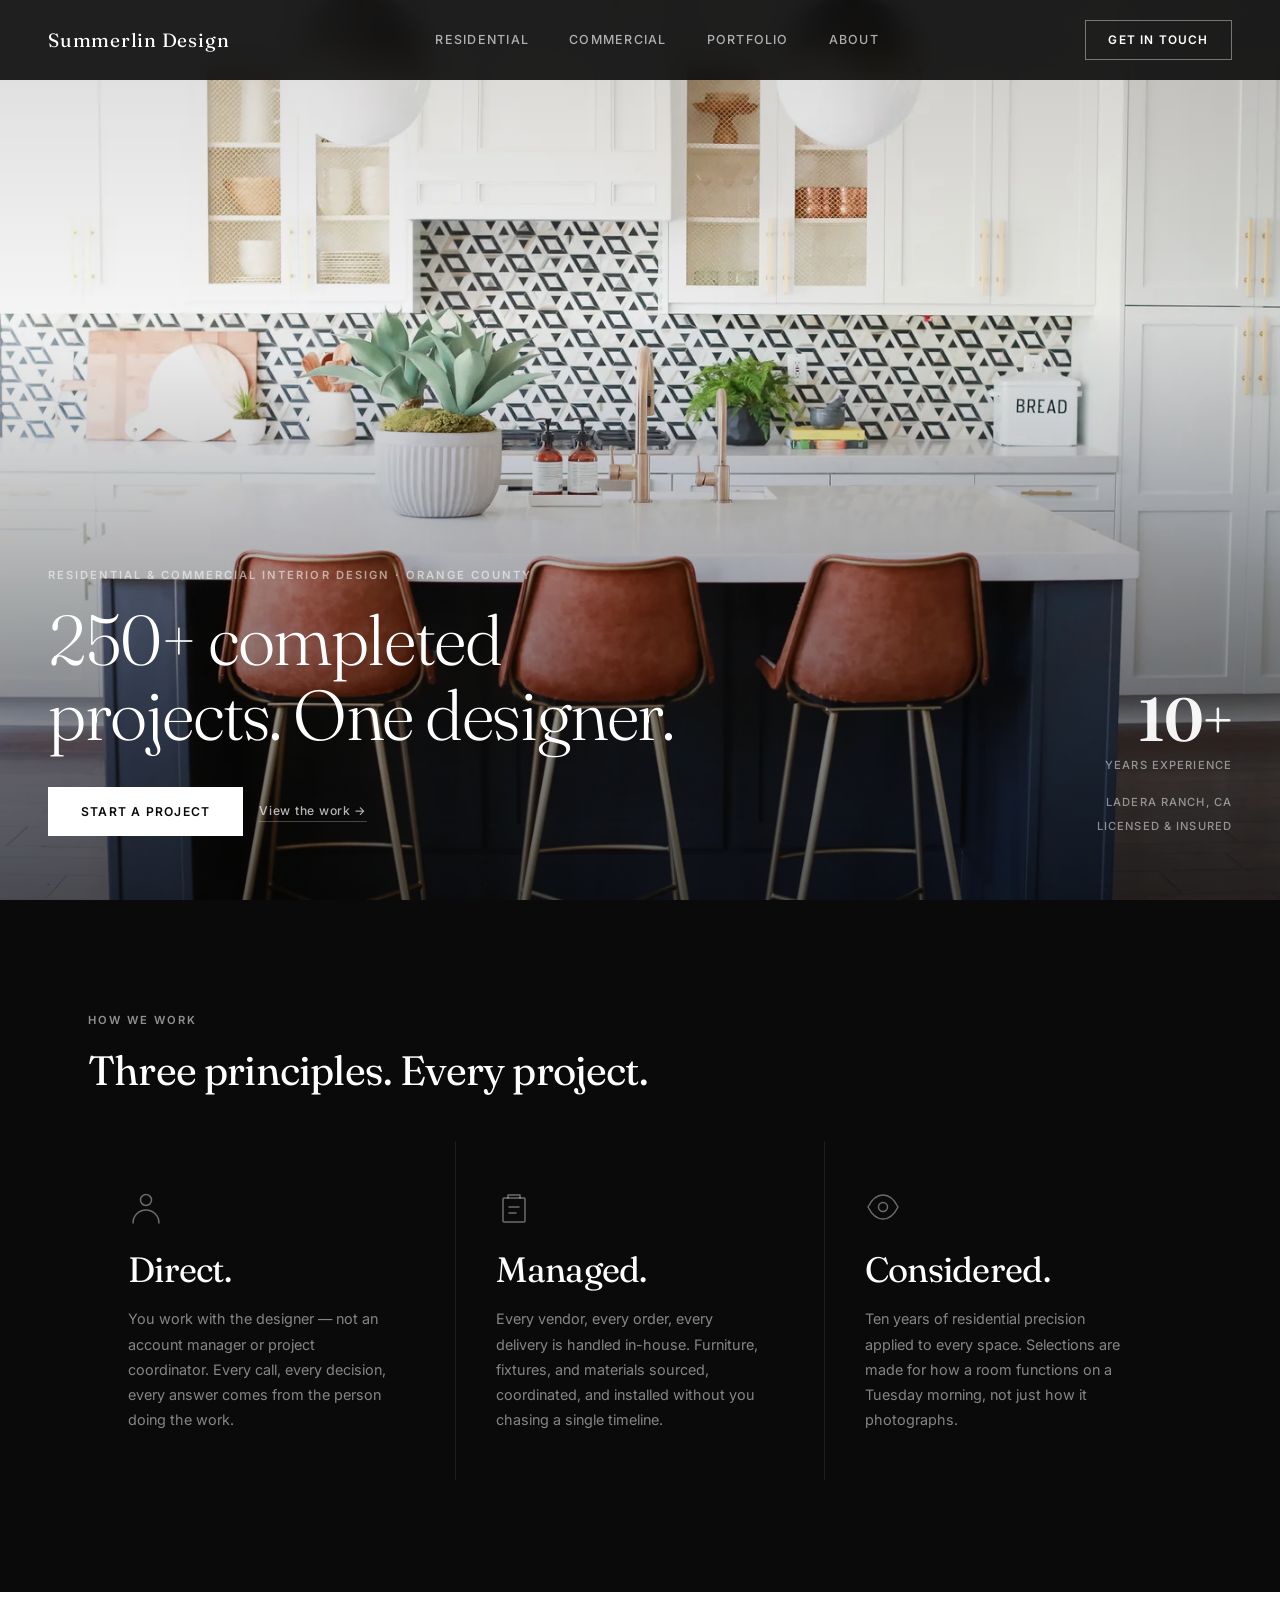
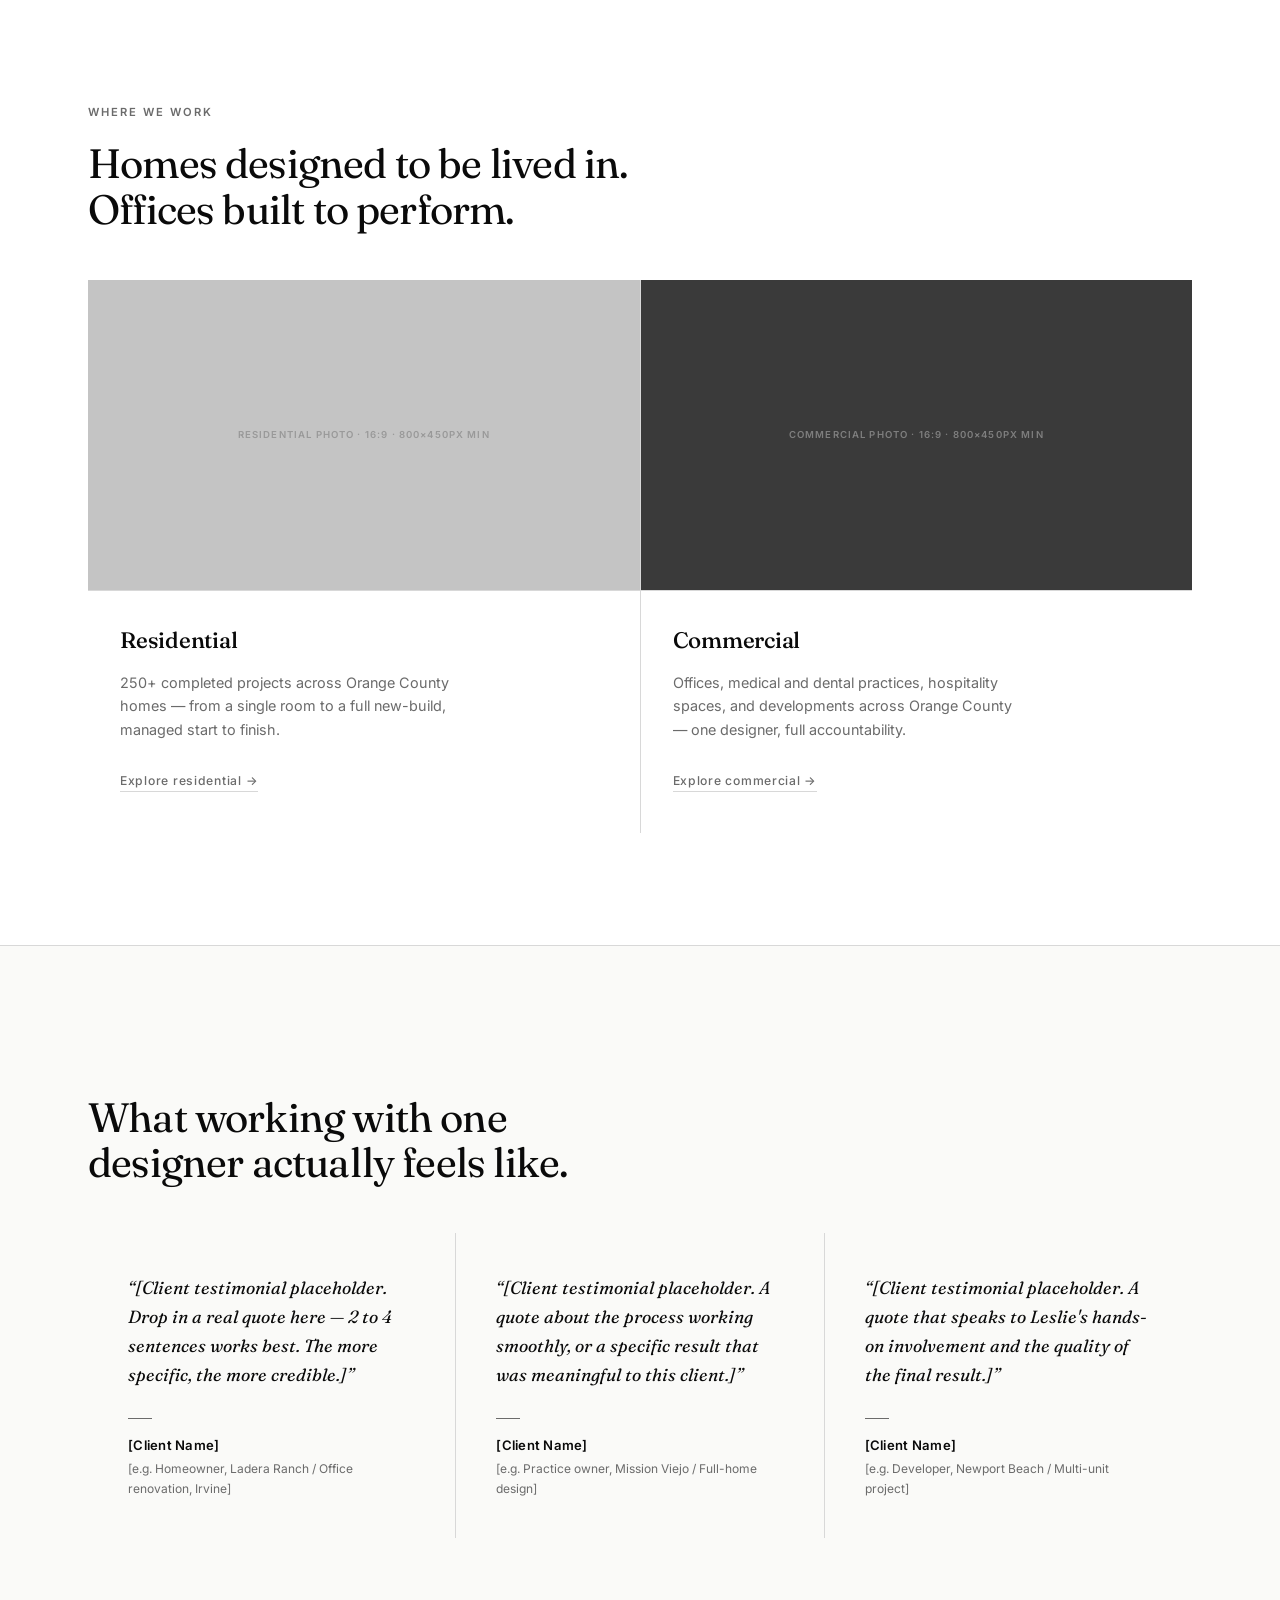
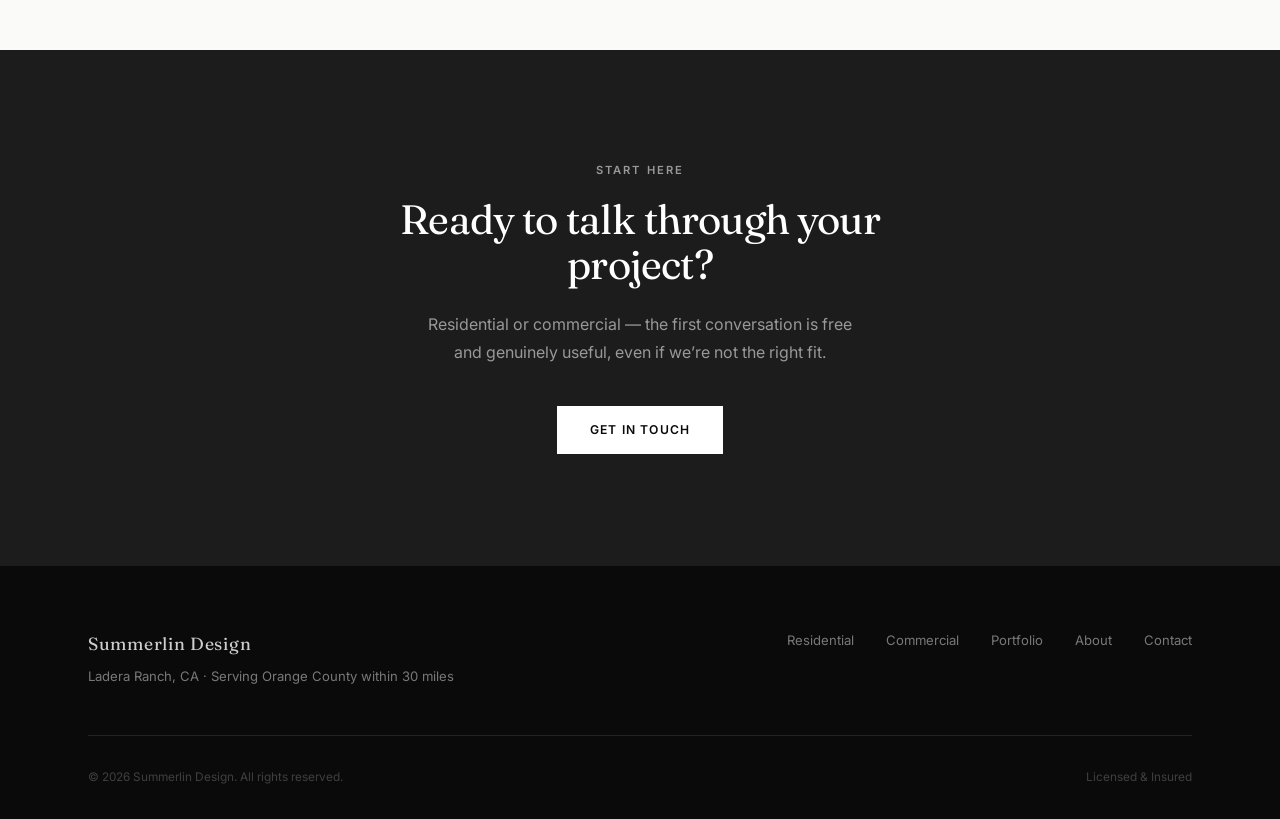
<file: index.html>
<!DOCTYPE html>
<html lang="en">
<head>
<meta charset="UTF-8">
<meta name="viewport" content="width=device-width, initial-scale=1.0">
<title>Summerlin Design | Interior Design, Orange County</title>
<meta name="description" content="Summerlin Design — full-service residential and commercial interior design across Orange County. 250+ completed projects. Based in Ladera Ranch, CA.">

<!-- Google Analytics 4 — replace G-XXXXXXXXXX with your Measurement ID from analytics.google.com -->
<script async src="https://www.googletagmanager.com/gtag/js?id=G-XXXXXXXXXX"></script>
<script>window.dataLayer=window.dataLayer||[];function gtag(){dataLayer.push(arguments);}gtag('js',new Date());gtag('config','G-XXXXXXXXXX');</script>

<!-- Local Business Schema -->
<script type="application/ld+json">
{
  "@context": "https://schema.org",
  "@type": "LocalBusiness",
  "name": "Summerlin Design",
  "description": "Full-service residential and commercial interior design across Orange County, CA. 250+ completed projects, 10+ years experience.",
  "url": "https://summerlin-design.vercel.app",
  "address": {
    "@type": "PostalAddress",
    "addressLocality": "Ladera Ranch",
    "addressRegion": "CA",
    "addressCountry": "US"
  },
  "geo": {
    "@type": "GeoCoordinates",
    "latitude": 33.5629,
    "longitude": -117.6338
  },
  "areaServed": {
    "@type": "GeoCircle",
    "geoMidpoint": { "@type": "GeoCoordinates", "latitude": 33.5629, "longitude": -117.6338 },
    "geoRadius": "48280"
  },
  "knowsAbout": ["Interior Design","Residential Interior Design","Commercial Interior Design","Office Design","Medical Office Design","Hospitality Design"],
  "openingHours": "Mo-Fr 09:00-17:00",
  "priceRange": "$$$$"
}
</script>

<link rel="preconnect" href="https://fonts.googleapis.com">
<link rel="preconnect" href="https://fonts.gstatic.com" crossorigin>
<link href="https://fonts.googleapis.com/css2?family=Fraunces:opsz,wght@9..144,300;9..144,400;9..144,500;9..144,600&family=Inter:wght@400;500;600&display=swap" rel="stylesheet">
<link rel="stylesheet" href="css/style.css">
</head>
<body>

<nav class="nav">
  <a href="index.html" class="nav-logo">Summerlin Design</a>
  <ul class="nav-links">
    <li><a href="residential.html">Residential</a></li>
    <li><a href="commercial.html">Commercial</a></li>
    <li><a href="portfolio.html">Portfolio</a></li>
    <li><a href="about.html">About</a></li>
  </ul>
  <a href="contact.html" class="nav-cta">Get in touch</a>
</nav>

<!-- ── HERO ──────────────────────────────────────────────────── -->
<section class="hero">
  <div class="hero-bg">
    <img src="images/hero/hero.webp" alt="Summerlin Design interior">
  </div>
  <div class="hero-content">
    <div class="hero-text">
      <span class="eyebrow-white">Residential &amp; Commercial Interior Design &middot; Orange County</span>
      <h1 class="hero-h1">250+ completed projects. One designer.</h1>
      <div class="hero-actions">
        <a href="contact.html" class="btn-white">Start a project</a>
        <a href="portfolio.html" class="link-ghost-white">View the work &rarr;</a>
      </div>
    </div>
    <div class="hero-trust">
      <span class="trust-num">10+</span>
      <span class="trust-label">Years Experience</span>
      <span class="trust-label" style="margin-top:0.75rem;">Ladera Ranch, CA</span>
      <span class="trust-label">Licensed &amp; Insured</span>
    </div>
  </div>
</section>

<!-- ── METHODOLOGY ───────────────────────────────────────────── -->
<section class="section-black" style="padding:var(--sec-v) 0;">
  <div class="wrap">
    <span class="eyebrow-white" data-reveal>How we work</span>
    <h2 style="color:var(--white);max-width:24ch;" data-reveal data-reveal-delay="1">Three principles. Every project.</h2>
    <div class="method-grid">

      <div class="method-item" data-reveal data-reveal-delay="1">
        <div class="method-icon">
          <svg width="36" height="36" viewBox="0 0 36 36" fill="none" stroke="currentColor" stroke-width="1.5" stroke-linecap="round" stroke-linejoin="round">
            <circle cx="18" cy="11" r="5.5"/>
            <path d="M5 34c0-7.2 5.8-13 13-13s13 5.8 13 13"/>
          </svg>
        </div>
        <div class="method-word">Direct.</div>
        <p class="method-desc">You work with the designer — not an account manager or project coordinator. Every call, every decision, every answer comes from the person doing the work.</p>
      </div>

      <div class="method-item" data-reveal data-reveal-delay="2">
        <div class="method-icon">
          <svg width="36" height="36" viewBox="0 0 36 36" fill="none" stroke="currentColor" stroke-width="1.5" stroke-linecap="round" stroke-linejoin="round">
            <rect x="7" y="9" width="22" height="24" rx="1"/>
            <path d="M12 9V6h12v3"/>
            <path d="M13 18h10M13 24h7"/>
          </svg>
        </div>
        <div class="method-word">Managed.</div>
        <p class="method-desc">Every vendor, every order, every delivery is handled in-house. Furniture, fixtures, and materials sourced, coordinated, and installed without you chasing a single timeline.</p>
      </div>

      <div class="method-item" data-reveal data-reveal-delay="3">
        <div class="method-icon">
          <svg width="36" height="36" viewBox="0 0 36 36" fill="none" stroke="currentColor" stroke-width="1.5" stroke-linecap="round" stroke-linejoin="round">
            <path d="M3 18c4-8 8.5-12 15-12s11 4 15 12c-4 8-8.5 12-15 12S7 26 3 18z"/>
            <circle cx="18" cy="18" r="4.5"/>
          </svg>
        </div>
        <div class="method-word">Considered.</div>
        <p class="method-desc">Ten years of residential precision applied to every space. Selections are made for how a room functions on a Tuesday morning, not just how it photographs.</p>
      </div>

    </div>
  </div>
</section>

<!-- ── SPLIT PATHS ────────────────────────────────────────────── -->
<section class="section">
  <div class="wrap">
    <span class="eyebrow" data-reveal>Where we work</span>
    <h2 style="max-width:22ch;" data-reveal data-reveal-delay="1">Homes designed to be lived in. Offices built to perform.</h2>
    <div class="path-grid">
      <div class="path-card" data-reveal data-reveal-delay="1">
        <div class="path-card-img">
          <!-- ✏️ Replace with: <img src="images/residential/residential-path.jpg" alt="Residential interior"> -->
          Residential photo · 16:9 · 800×450px min
        </div>
        <div class="path-card-body">
          <h3>Residential</h3>
          <p>250+ completed projects across Orange County homes — from a single room to a full new-build, managed start to finish.</p>
          <a href="residential.html" class="link-ghost-black">Explore residential &rarr;</a>
        </div>
      </div>
      <div class="path-card" data-reveal data-reveal-delay="2">
        <div class="path-card-img" style="background:var(--ph-meddark);color:rgba(255,255,255,0.35);">
          <!-- ✏️ Replace with: <img src="images/commercial/commercial-path.jpg" alt="Commercial interior"> -->
          Commercial photo · 16:9 · 800×450px min
        </div>
        <div class="path-card-body">
          <h3>Commercial</h3>
          <p>Offices, medical and dental practices, hospitality spaces, and developments across Orange County — one designer, full accountability.</p>
          <a href="commercial.html" class="link-ghost-black">Explore commercial &rarr;</a>
        </div>
      </div>
    </div>
  </div>
</section>

<!-- ── TESTIMONIALS ───────────────────────────────────────────── -->
<div class="rule"></div>
<section class="section section-ivory">
  <div class="wrap">
    <span class="eyebrow" data-reveal>From clients</span>
    <h2 style="max-width:22ch;" data-reveal data-reveal-delay="1">What working with one designer actually feels like.</h2>
    <div class="testimonial-grid">

      <div class="testimonial-item" data-reveal data-reveal-delay="1">
        <!-- ✏️ Replace with a real client quote when available -->
        <p class="testimonial-quote">&ldquo;[Client testimonial placeholder. Drop in a real quote here — 2 to 4 sentences works best. The more specific, the more credible.]&rdquo;</p>
        <div class="testimonial-rule"></div>
        <span class="testimonial-name">[Client Name]</span>
        <span class="testimonial-detail">[e.g. Homeowner, Ladera Ranch / Office renovation, Irvine]</span>
      </div>

      <div class="testimonial-item" data-reveal data-reveal-delay="2">
        <p class="testimonial-quote">&ldquo;[Client testimonial placeholder. A quote about the process working smoothly, or a specific result that was meaningful to this client.]&rdquo;</p>
        <div class="testimonial-rule"></div>
        <span class="testimonial-name">[Client Name]</span>
        <span class="testimonial-detail">[e.g. Practice owner, Mission Viejo / Full-home design]</span>
      </div>

      <div class="testimonial-item" data-reveal data-reveal-delay="3">
        <p class="testimonial-quote">&ldquo;[Client testimonial placeholder. A quote that speaks to Leslie's hands-on involvement and the quality of the final result.]&rdquo;</p>
        <div class="testimonial-rule"></div>
        <span class="testimonial-name">[Client Name]</span>
        <span class="testimonial-detail">[e.g. Developer, Newport Beach / Multi-unit project]</span>
      </div>

    </div>
  </div>
</section>

<!-- ── CTA STRIP ──────────────────────────────────────────────── -->
<section class="section section-dark">
  <div class="wrap" style="text-align:center;">
    <span class="eyebrow-white" data-reveal>Start here</span>
    <h2 style="max-width:22ch;margin:0 auto 1.5rem;" data-reveal data-reveal-delay="1">Ready to talk through your project?</h2>
    <p style="color:rgba(255,255,255,0.55);max-width:44ch;margin:0 auto 2.5rem;font-size:1rem;line-height:1.7;" data-reveal data-reveal-delay="2">Residential or commercial — the first conversation is free and genuinely useful, even if we&rsquo;re not the right fit.</p>
    <a href="contact.html" class="btn-white" data-reveal data-reveal-delay="3">Get in touch</a>
  </div>
</section>

<!-- ── FOOTER ─────────────────────────────────────────────────── -->
<footer class="footer">
  <div class="wrap">
    <div class="footer-inner">
      <div>
        <a href="index.html" class="footer-logo">Summerlin Design</a>
        <p>Ladera Ranch, CA &middot; Serving Orange County within 30 miles</p>
      </div>
      <ul class="footer-links">
        <li><a href="residential.html">Residential</a></li>
        <li><a href="commercial.html">Commercial</a></li>
        <li><a href="portfolio.html">Portfolio</a></li>
        <li><a href="about.html">About</a></li>
        <li><a href="contact.html">Contact</a></li>
      </ul>
    </div>
    <div class="footer-bottom">
      <span>&copy; 2026 Summerlin Design. All rights reserved.</span>
      <span>Licensed &amp; Insured</span>
    </div>
  </div>
</footer>

<script>
(function () {
  // Respect prefers-reduced-motion — skip all animation setup if requested
  if (window.matchMedia('(prefers-reduced-motion: reduce)').matches) return;

  var html = document.documentElement;

  // 1. Hero entrance — add class that triggers CSS animation
  var hero = document.querySelector('.hero');
  if (hero) hero.classList.add('hero-animate');

  // 2. Scroll reveal — gate hidden states behind this class so
  //    content is always accessible without JS
  html.classList.add('js-reveal');

  var io = new IntersectionObserver(function (entries) {
    entries.forEach(function (entry) {
      if (entry.isIntersecting) {
        entry.target.classList.add('is-revealed');
        io.unobserve(entry.target); // fire once only
      }
    });
  }, {
    threshold: 0.1,
    rootMargin: '0px 0px -52px 0px' // trigger just before fully in view
  });

  document.querySelectorAll('[data-reveal]').forEach(function (el) {
    io.observe(el);
  });
})();
</script>
</body>
</html>
</file>
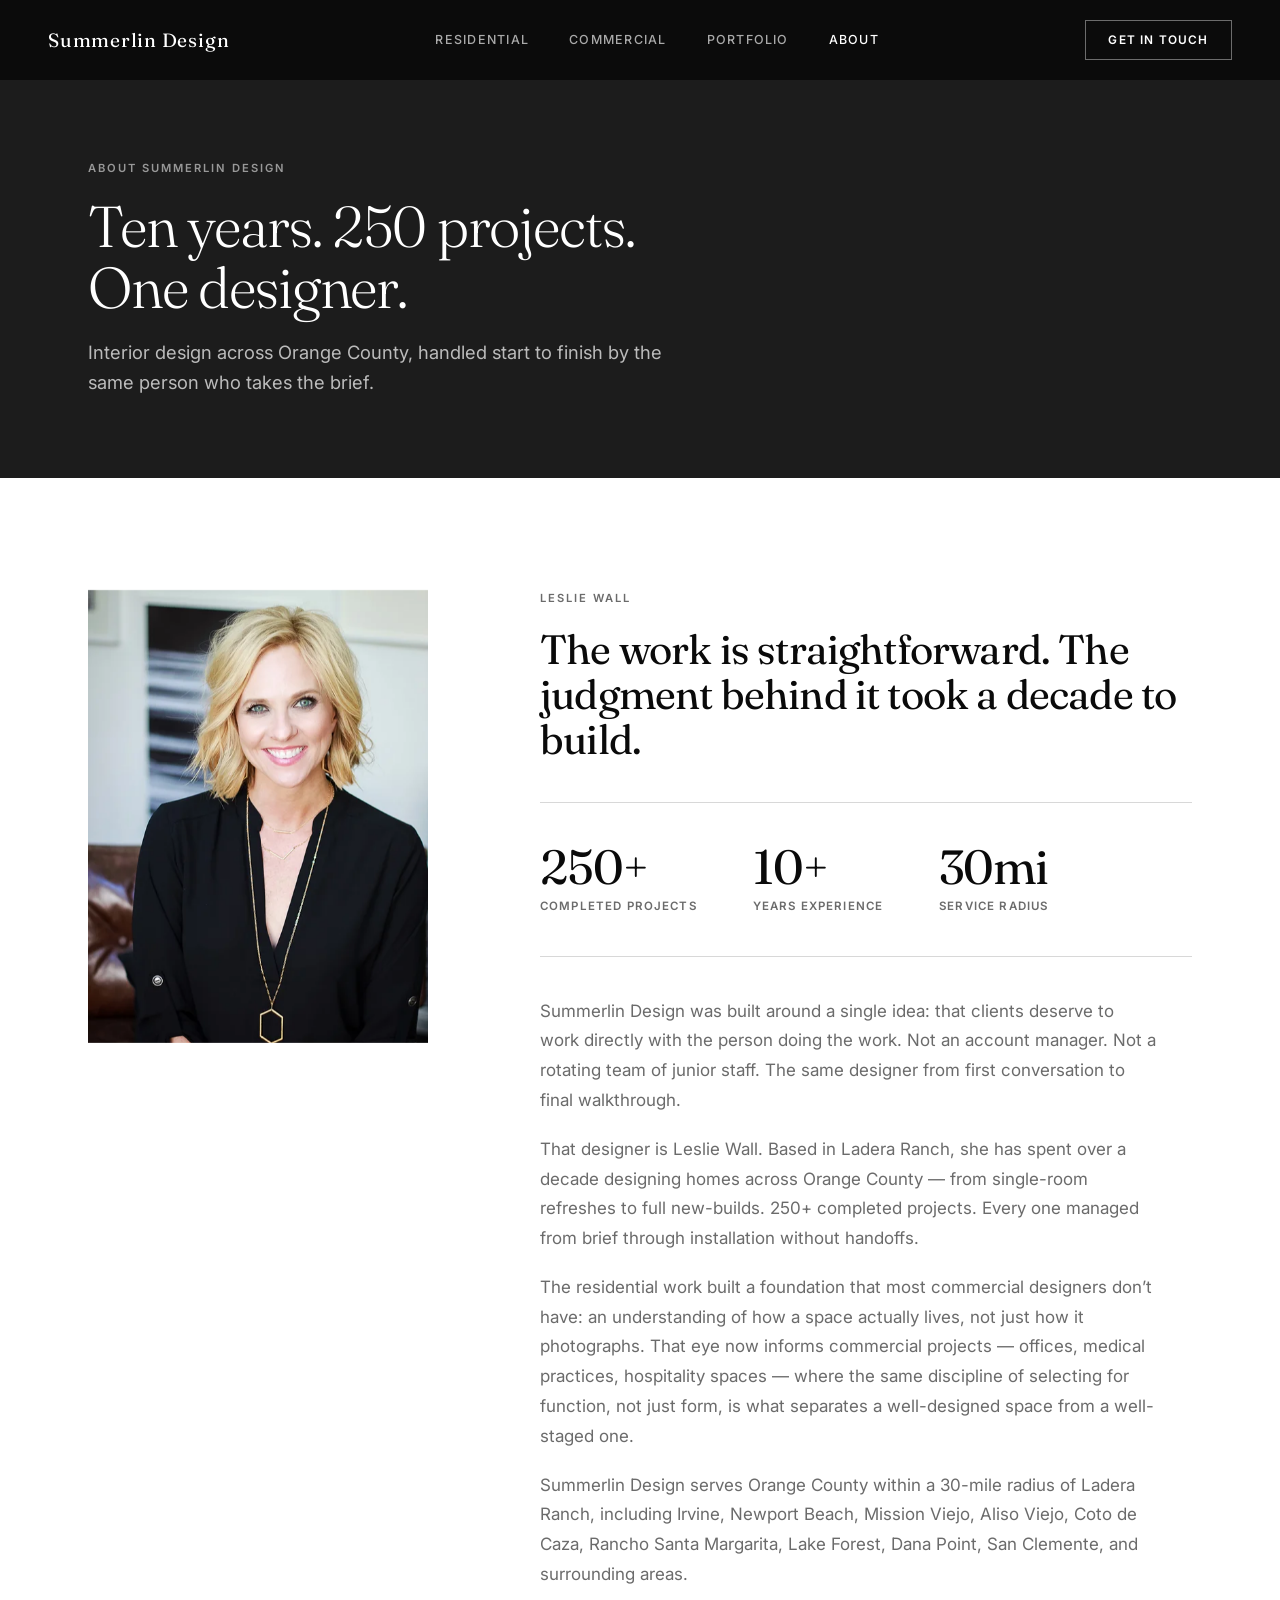
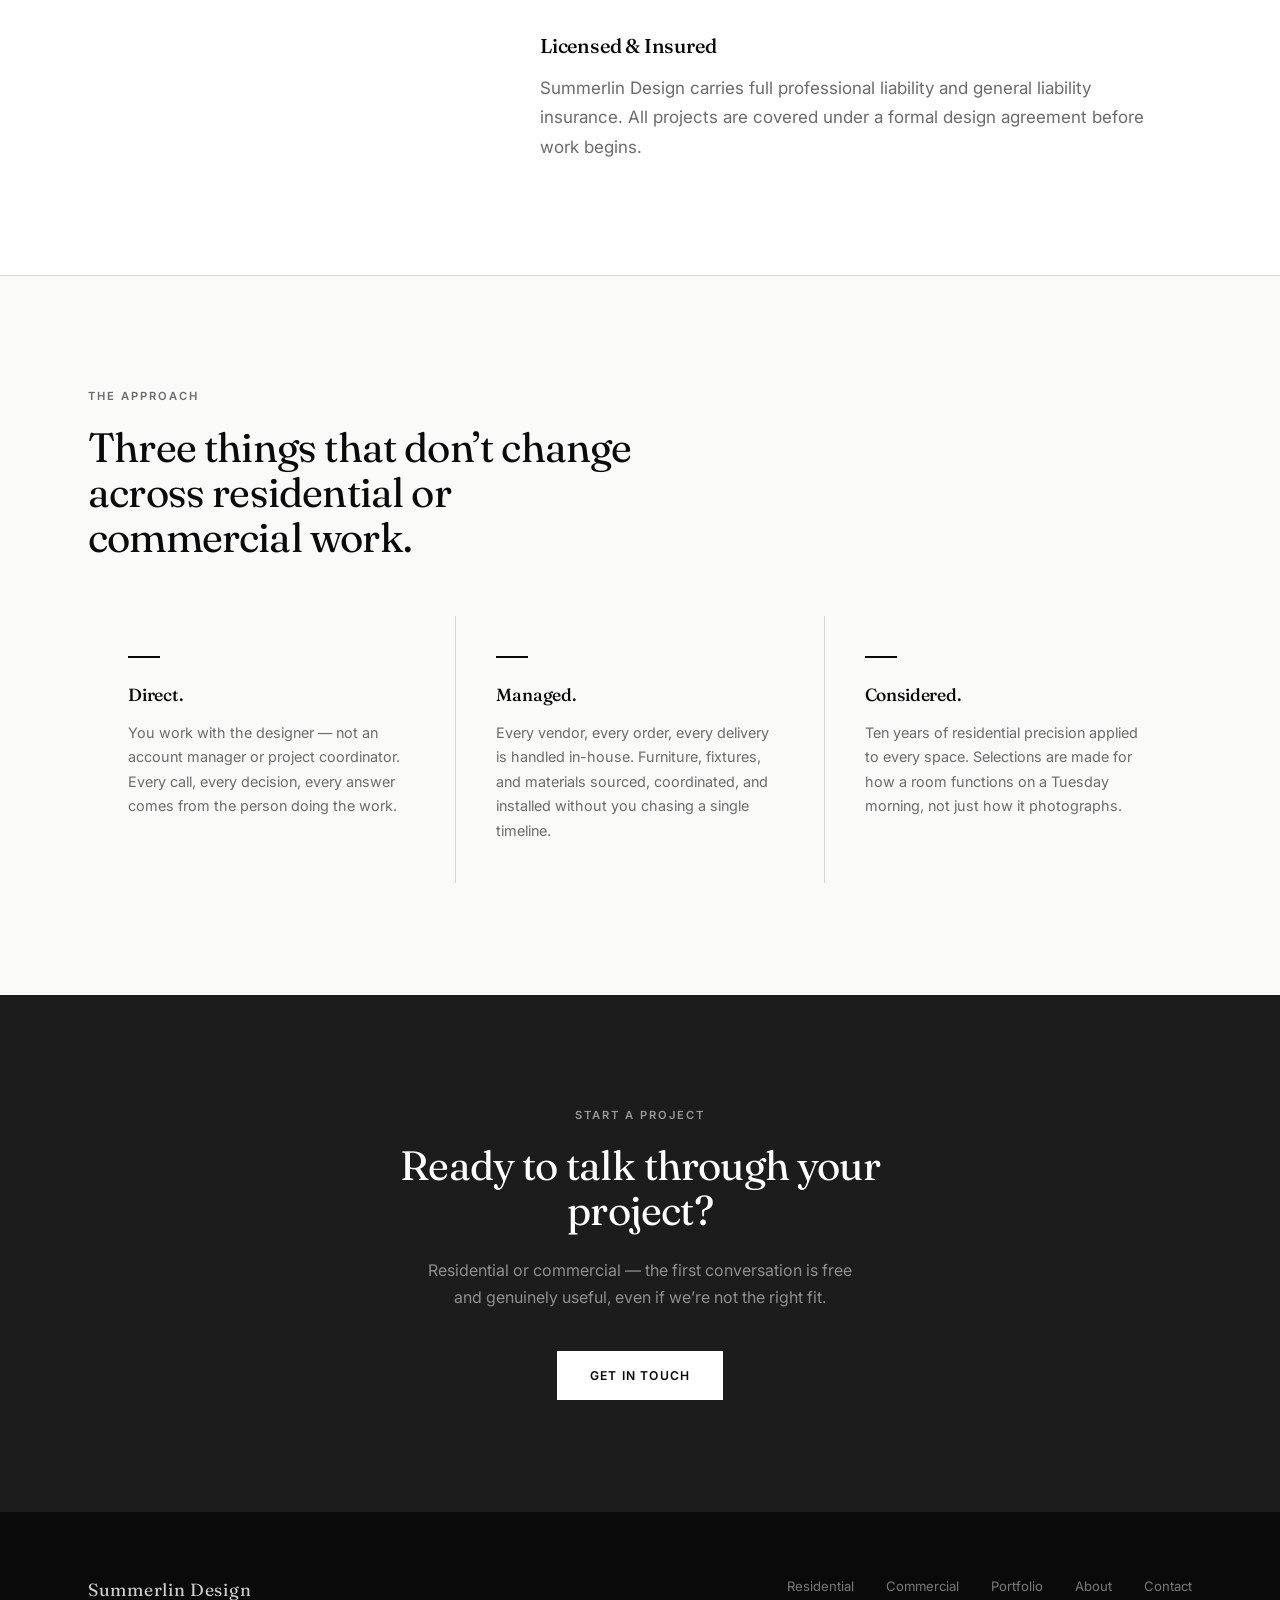
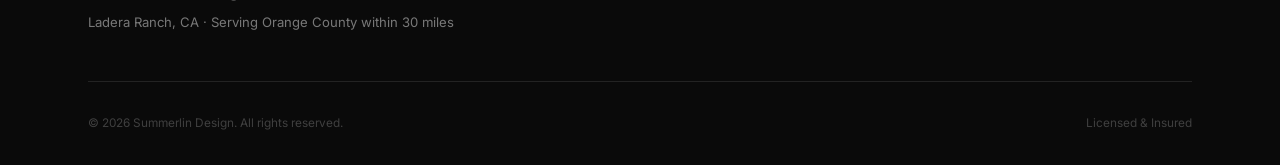
<file: about.html>
<!DOCTYPE html>
<html lang="en">
<head>
<meta charset="UTF-8">
<meta name="viewport" content="width=device-width, initial-scale=1.0">
<title>About | Summerlin Design — Interior Design, Orange County</title>
<meta name="description" content="Leslie Wall, Summerlin Design. 10+ years and 250+ completed projects in residential and commercial interior design across Orange County, CA. Based in Ladera Ranch.">

<!-- Google Analytics 4 -->
<script async src="https://www.googletagmanager.com/gtag/js?id=G-XXXXXXXXXX"></script>
<script>window.dataLayer=window.dataLayer||[];function gtag(){dataLayer.push(arguments);}gtag('js',new Date());gtag('config','G-XXXXXXXXXX');</script>

<link rel="preconnect" href="https://fonts.googleapis.com">
<link rel="preconnect" href="https://fonts.gstatic.com" crossorigin>
<link href="https://fonts.googleapis.com/css2?family=Fraunces:opsz,wght@9..144,300;9..144,400;9..144,500;9..144,600&family=Inter:wght@400;500;600&display=swap" rel="stylesheet">
<link rel="stylesheet" href="css/style.css">
</head>
<body>

<nav class="nav">
  <a href="index.html" class="nav-logo">Summerlin Design</a>
  <ul class="nav-links">
    <li><a href="residential.html">Residential</a></li>
    <li><a href="commercial.html">Commercial</a></li>
    <li><a href="portfolio.html">Portfolio</a></li>
    <li><a href="about.html" class="active">About</a></li>
  </ul>
  <a href="contact.html" class="nav-cta">Get in touch</a>
</nav>

<!-- ── PAGE HEADER ────────────────────────────────────────────── -->
<header class="page-header">
  <div class="wrap">
    <span class="eyebrow-white">About Summerlin Design</span>
    <h1>Ten years. 250 projects. One designer.</h1>
    <p class="lede">Interior design across Orange County, handled start to finish by the same person who takes the brief.</p>
  </div>
</header>

<!-- ── BIO ────────────────────────────────────────────────────── -->
<section class="section">
  <div class="wrap">
    <div class="about-grid">

      <div class="about-photo" data-reveal>
        <img src="images/about/leslie.webp" alt="Leslie Wall, Summerlin Design">
      </div>

      <div class="about-content" data-reveal data-reveal-delay="1">
        <span class="eyebrow">Leslie Wall</span>
        <h2>The work is straightforward. The judgment behind it took a decade to build.</h2>

        <div class="stat-row">
          <div>
            <span class="stat-num">250+</span>
            <span class="stat-label">Completed Projects</span>
          </div>
          <div>
            <span class="stat-num">10+</span>
            <span class="stat-label">Years Experience</span>
          </div>
          <div>
            <span class="stat-num">30mi</span>
            <span class="stat-label">Service Radius</span>
          </div>
        </div>

        <p class="body-copy" style="margin-top:0;">Summerlin Design was built around a single idea: that clients deserve to work directly with the person doing the work. Not an account manager. Not a rotating team of junior staff. The same designer from first conversation to final walkthrough.</p>

        <p class="body-copy" style="margin-top:1.2rem;">That designer is Leslie Wall. Based in Ladera Ranch, she has spent over a decade designing homes across Orange County &mdash; from single-room refreshes to full new-builds. 250+ completed projects. Every one managed from brief through installation without handoffs.</p>

        <p class="body-copy" style="margin-top:1.2rem;">The residential work built a foundation that most commercial designers don&rsquo;t have: an understanding of how a space actually lives, not just how it photographs. That eye now informs commercial projects &mdash; offices, medical practices, hospitality spaces &mdash; where the same discipline of selecting for function, not just form, is what separates a well-designed space from a well-staged one.</p>

        <p class="body-copy" style="margin-top:1.2rem;">Summerlin Design serves Orange County within a 30-mile radius of Ladera Ranch, including Irvine, Newport Beach, Mission Viejo, Aliso Viejo, Coto de Caza, Rancho Santa Margarita, Lake Forest, Dana Point, San Clemente, and surrounding areas.</p>

        <h3 style="margin-top:2.5rem; margin-bottom:0.75rem;">Licensed &amp; Insured</h3>
        <p class="body-copy">Summerlin Design carries full professional liability and general liability insurance. All projects are covered under a formal design agreement before work begins.</p>
      </div>

    </div>
  </div>
</section>

<!-- ── APPROACH ───────────────────────────────────────────────── -->
<div class="rule"></div>
<section class="section section-ivory">
  <div class="wrap">
    <span class="eyebrow" data-reveal>The approach</span>
    <h2 style="max-width:22ch;" data-reveal data-reveal-delay="1">Three things that don&rsquo;t change across residential or commercial work.</h2>
    <div class="diff-grid" style="margin-top:3.5rem;">
      <div class="diff-item" data-reveal data-reveal-delay="1">
        <div class="diff-rule"></div>
        <h3>Direct.</h3>
        <p>You work with the designer &mdash; not an account manager or project coordinator. Every call, every decision, every answer comes from the person doing the work.</p>
      </div>
      <div class="diff-item" data-reveal data-reveal-delay="2">
        <div class="diff-rule"></div>
        <h3>Managed.</h3>
        <p>Every vendor, every order, every delivery is handled in-house. Furniture, fixtures, and materials sourced, coordinated, and installed without you chasing a single timeline.</p>
      </div>
      <div class="diff-item" data-reveal data-reveal-delay="3">
        <div class="diff-rule"></div>
        <h3>Considered.</h3>
        <p>Ten years of residential precision applied to every space. Selections are made for how a room functions on a Tuesday morning, not just how it photographs.</p>
      </div>
    </div>
  </div>
</section>

<!-- ── CTA STRIP ──────────────────────────────────────────────── -->
<section class="section section-dark">
  <div class="wrap" style="text-align:center;">
    <span class="eyebrow-white" data-reveal>Start a project</span>
    <h2 style="color:var(--white);max-width:22ch;margin:0 auto 1.5rem;" data-reveal data-reveal-delay="1">Ready to talk through your project?</h2>
    <p style="color:rgba(255,255,255,0.5);max-width:44ch;margin:0 auto 2.5rem;font-size:1rem;line-height:1.7;" data-reveal data-reveal-delay="2">Residential or commercial &mdash; the first conversation is free and genuinely useful, even if we&rsquo;re not the right fit.</p>
    <a href="contact.html" class="btn-white" data-reveal data-reveal-delay="3">Get in touch</a>
  </div>
</section>

<!-- ── FOOTER ─────────────────────────────────────────────────── -->
<footer class="footer">
  <div class="wrap">
    <div class="footer-inner">
      <div>
        <a href="index.html" class="footer-logo">Summerlin Design</a>
        <p>Ladera Ranch, CA &middot; Serving Orange County within 30 miles</p>
      </div>
      <ul class="footer-links">
        <li><a href="residential.html">Residential</a></li>
        <li><a href="commercial.html">Commercial</a></li>
        <li><a href="portfolio.html">Portfolio</a></li>
        <li><a href="about.html">About</a></li>
        <li><a href="contact.html">Contact</a></li>
      </ul>
    </div>
    <div class="footer-bottom">
      <span>&copy; 2026 Summerlin Design. All rights reserved.</span>
      <span>Licensed &amp; Insured</span>
    </div>
  </div>
</footer>

<script>
(function () {
  if (window.matchMedia('(prefers-reduced-motion: reduce)').matches) return;
  var hero = document.querySelector('.hero');
  if (hero) hero.classList.add('hero-animate');
  document.documentElement.classList.add('js-reveal');
  var io = new IntersectionObserver(function (entries) {
    entries.forEach(function (entry) {
      if (entry.isIntersecting) {
        entry.target.classList.add('is-revealed');
        io.unobserve(entry.target);
      }
    });
  }, { threshold: 0.1, rootMargin: '0px 0px -52px 0px' });
  document.querySelectorAll('[data-reveal]').forEach(function (el) {
    io.observe(el);
  });
})();
</script>
</body>
</html>
</file>
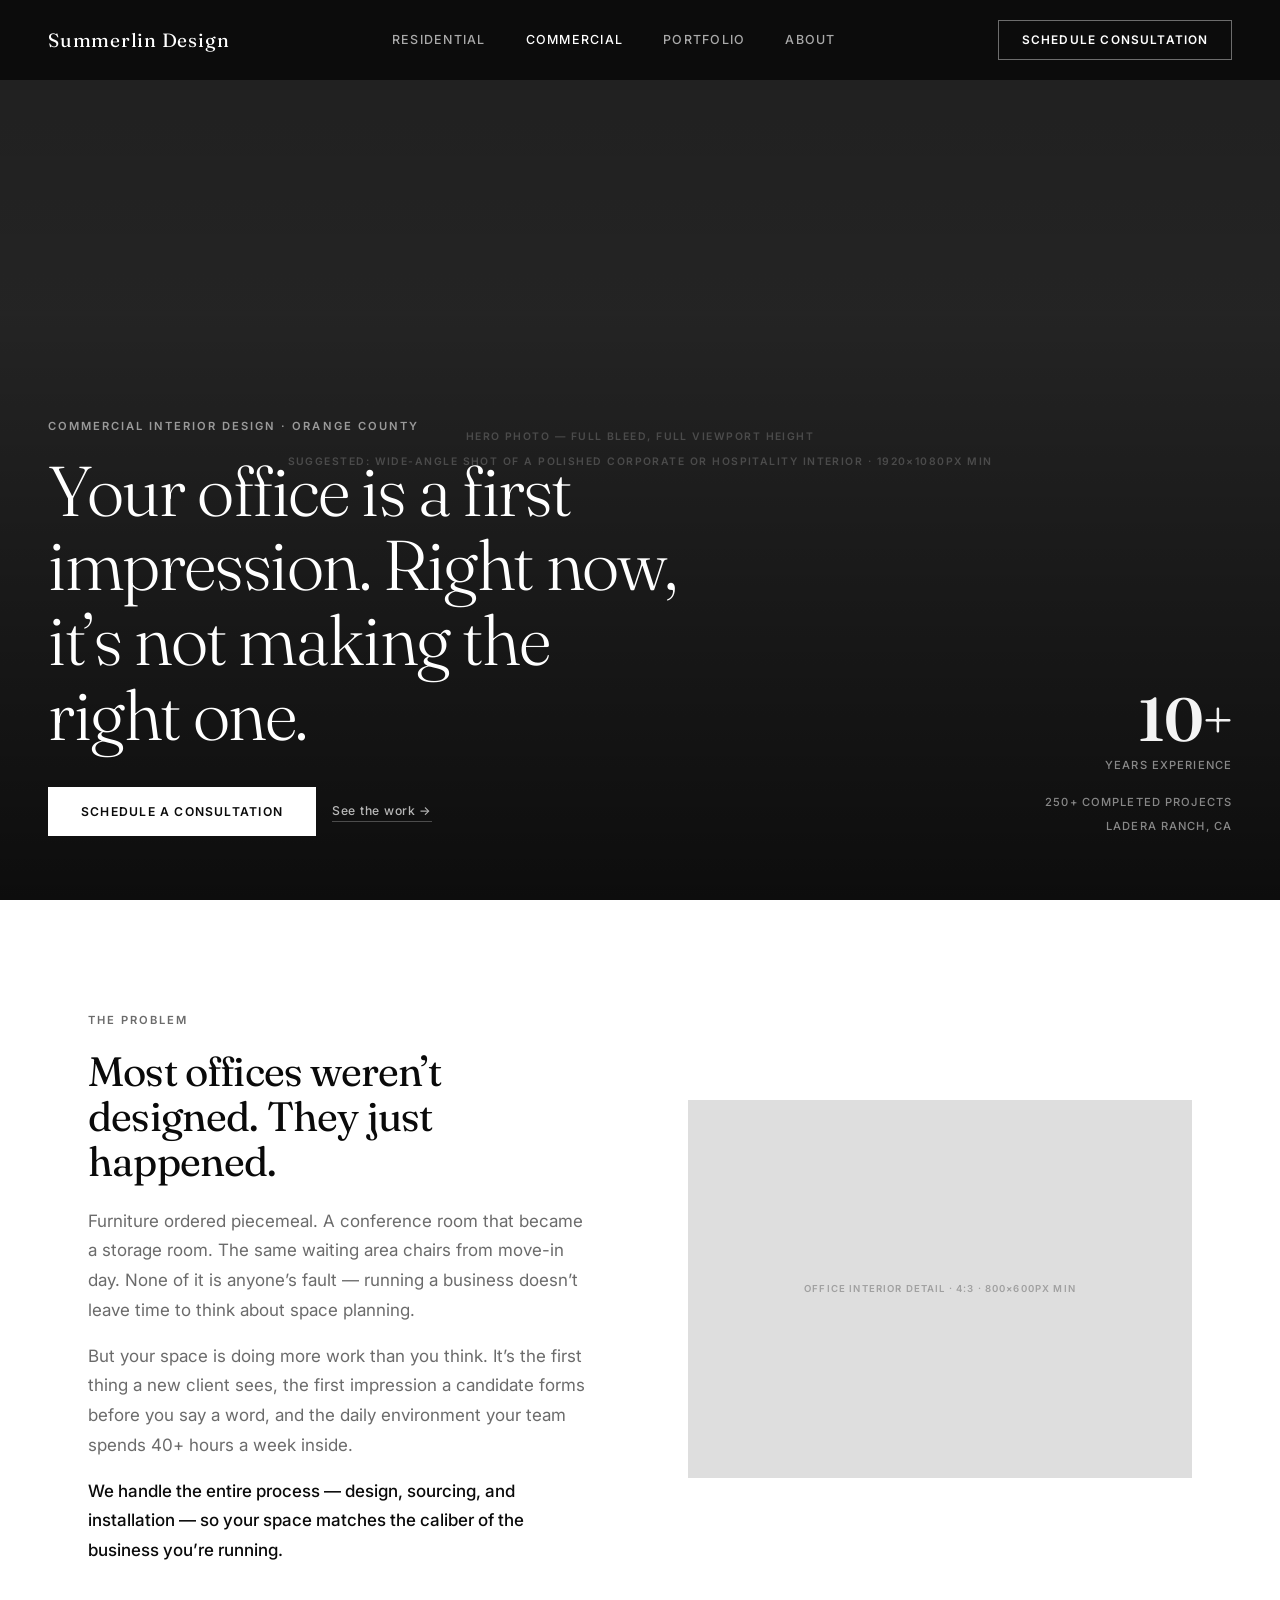
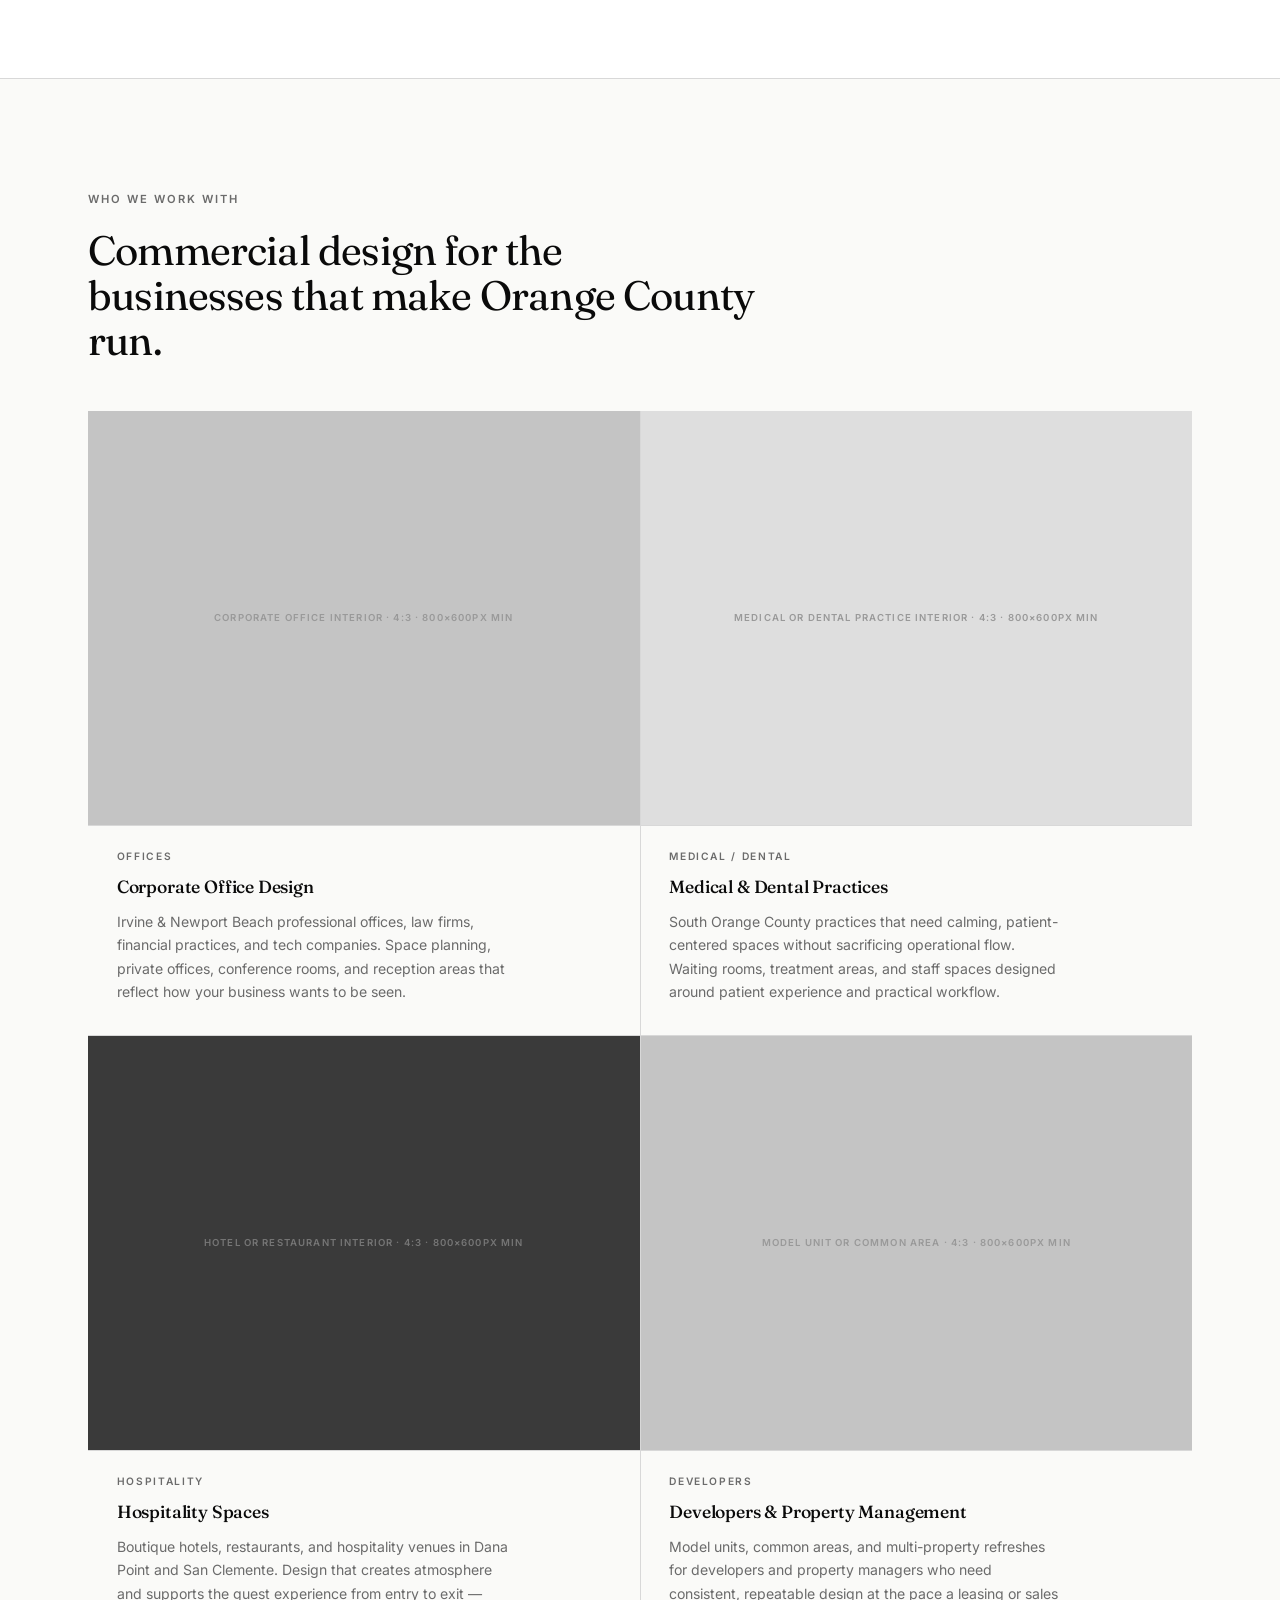
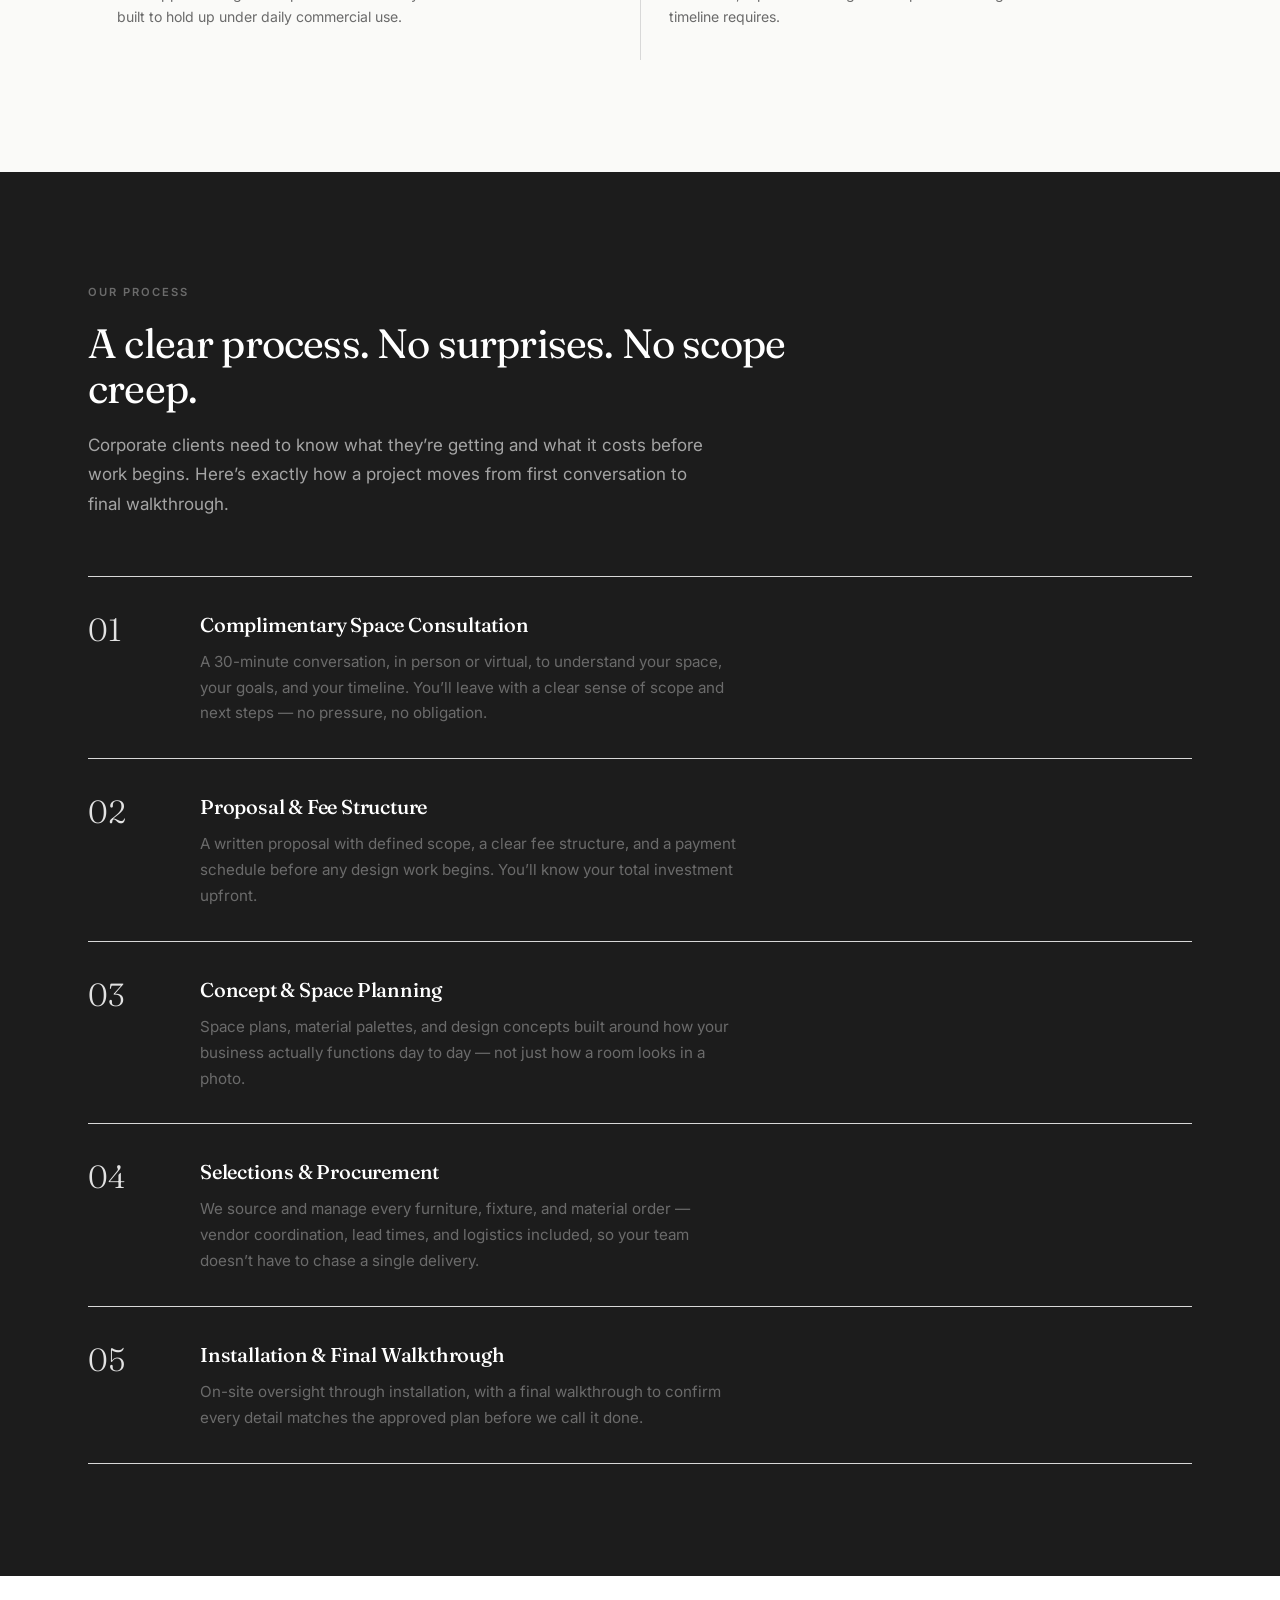
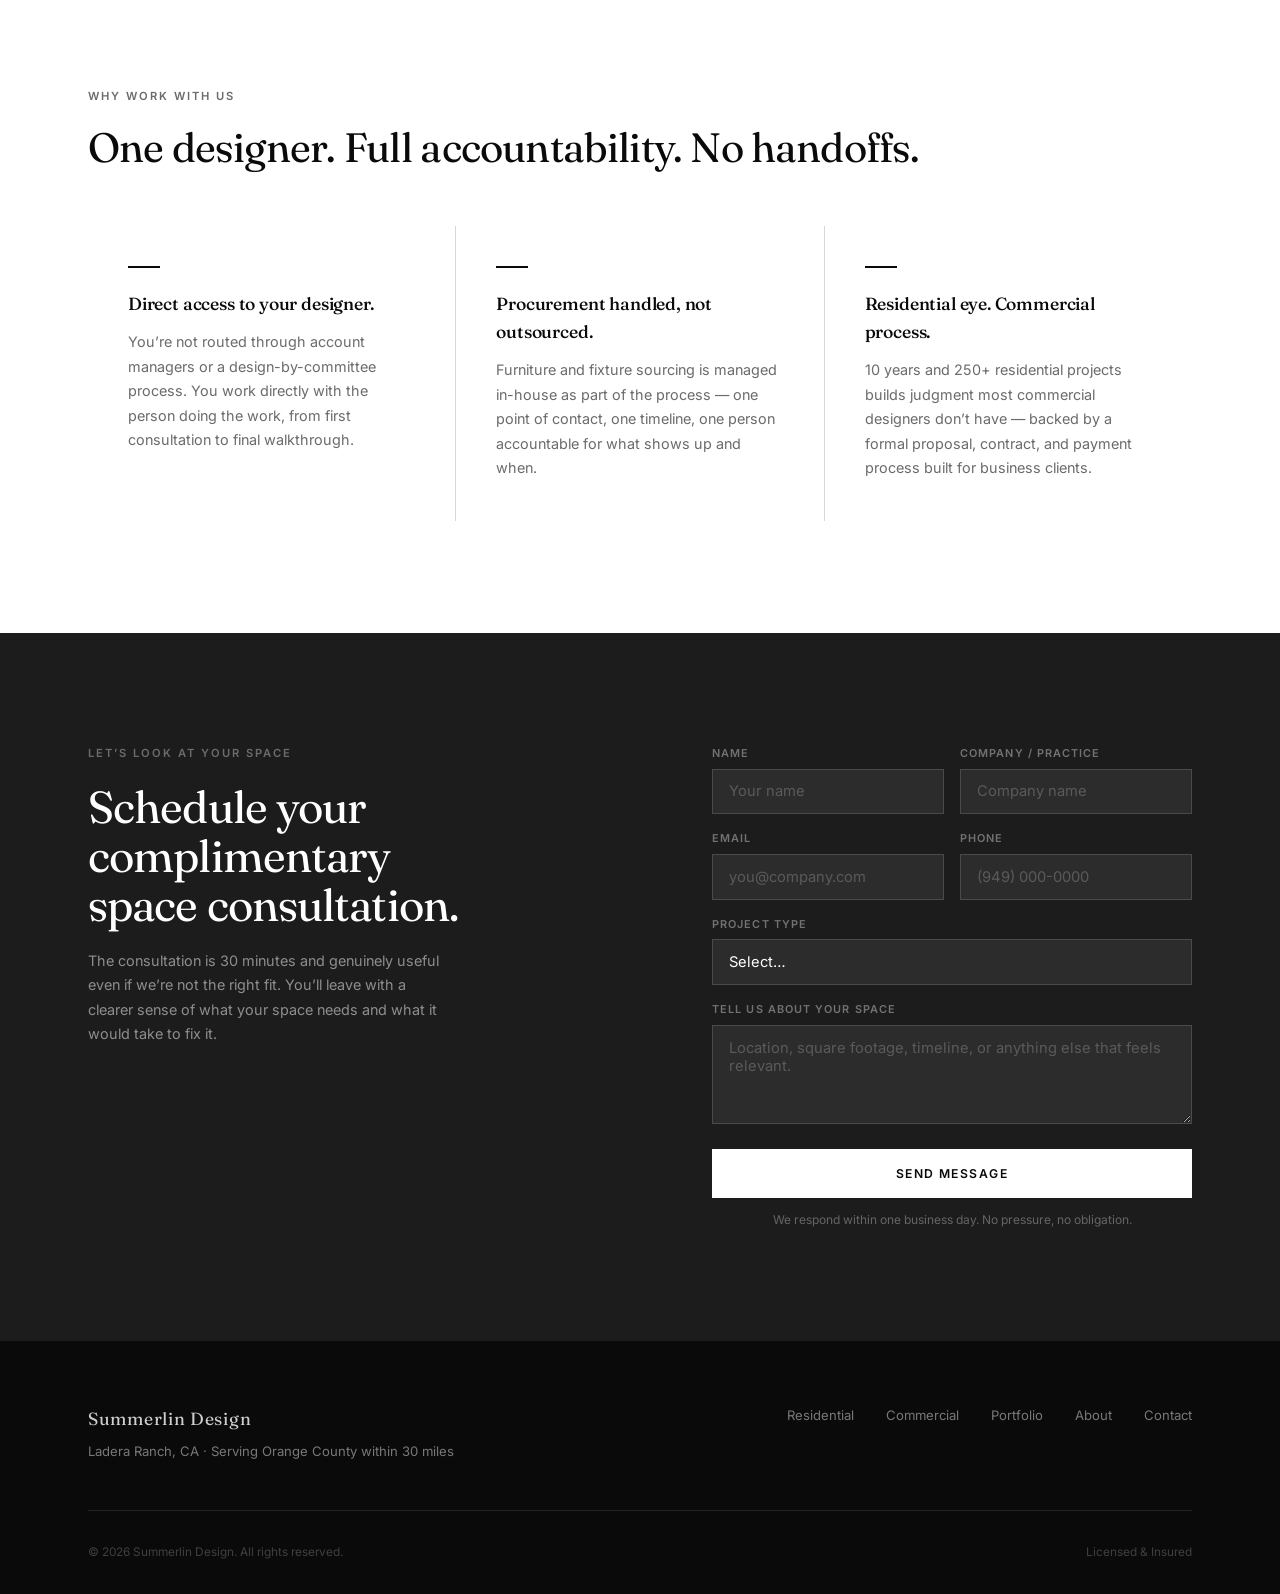
<file: commercial.html>
<!DOCTYPE html>
<html lang="en">
<head>
<meta charset="UTF-8">
<meta name="viewport" content="width=device-width, initial-scale=1.0">
<title>Commercial Interior Design | Orange County | Summerlin Design</title>
<meta name="description" content="Full-service commercial interior design for offices, medical practices, and hospitality spaces across Orange County. 10+ years of design experience. Schedule a complimentary consultation.">

<!-- Google Analytics 4 -->
<script async src="https://www.googletagmanager.com/gtag/js?id=G-XXXXXXXXXX"></script>
<script>window.dataLayer=window.dataLayer||[];function gtag(){dataLayer.push(arguments);}gtag('js',new Date());gtag('config','G-XXXXXXXXXX');</script>

<link rel="preconnect" href="https://fonts.googleapis.com">
<link rel="preconnect" href="https://fonts.gstatic.com" crossorigin>
<link href="https://fonts.googleapis.com/css2?family=Fraunces:opsz,wght@9..144,300;9..144,400;9..144,500;9..144,600&family=Inter:wght@400;500;600&display=swap" rel="stylesheet">
<link rel="stylesheet" href="css/style.css">
</head>
<body>

<nav class="nav">
  <a href="index.html" class="nav-logo">Summerlin Design</a>
  <ul class="nav-links">
    <li><a href="residential.html">Residential</a></li>
    <li><a href="commercial.html" class="active">Commercial</a></li>
    <li><a href="portfolio.html">Portfolio</a></li>
    <li><a href="about.html">About</a></li>
  </ul>
  <a href="#consult" class="nav-cta">Schedule consultation</a>
</nav>

<!-- ── HERO ──────────────────────────────────────────────────── -->
<section class="hero">
  <div class="hero-bg" data-img-slot="hero">
    <!-- ✏️ Replace with: <img src="images/commercial/commercial-hero.jpg" alt="Commercial interior design Orange County"> -->
    <div class="hero-ph-label">
      Hero photo — full bleed, full viewport height<br>
      Suggested: wide-angle shot of a polished corporate or hospitality interior · 1920×1080px min
    </div>
  </div>
  <div class="hero-content">
    <div class="hero-text">
      <span class="eyebrow-white">Commercial Interior Design &middot; Orange County</span>
      <h1 class="hero-h1">Your office is a first impression. Right now, it&rsquo;s not making the right one.</h1>
      <div class="hero-actions">
        <a href="#consult" class="btn-white">Schedule a consultation</a>
        <a href="portfolio.html" class="link-ghost-white">See the work &rarr;</a>
      </div>
    </div>
    <div class="hero-trust">
      <span class="trust-num">10+</span>
      <span class="trust-label">Years Experience</span>
      <span class="trust-label" style="margin-top:0.75rem;">250+ Completed Projects</span>
      <span class="trust-label">Ladera Ranch, CA</span>
    </div>
  </div>
</section>

<!-- ── PROBLEM INTRO ──────────────────────────────────────────── -->
<section class="section">
  <div class="wrap">
    <div class="split-grid">
      <div data-reveal>
        <span class="eyebrow">The problem</span>
        <h2>Most offices weren&rsquo;t designed. They just happened.</h2>
        <p class="body-copy" style="margin-top:1.4rem;">Furniture ordered piecemeal. A conference room that became a storage room. The same waiting area chairs from move-in day. None of it is anyone&rsquo;s fault &mdash; running a business doesn&rsquo;t leave time to think about space planning.</p>
        <p class="body-copy" style="margin-top:1rem;">But your space is doing more work than you think. It&rsquo;s the first thing a new client sees, the first impression a candidate forms before you say a word, and the daily environment your team spends 40+ hours a week inside.</p>
        <p style="margin-top:1rem; color:var(--black); font-weight:500; max-width:52ch; line-height:1.75;">We handle the entire process &mdash; design, sourcing, and installation &mdash; so your space matches the caliber of the business you&rsquo;re running.</p>
      </div>
      <div class="img-ph" style="aspect-ratio:4/3;" data-reveal data-reveal-delay="2" data-img-slot="office_detail">
        <!-- ✏️ Replace with: <img src="images/commercial/office-detail.jpg" alt="Office interior"> -->
        Office interior detail · 4:3 · 800×600px min
      </div>
    </div>
  </div>
</section>

<div class="rule"></div>

<!-- ── WHO WE WORK WITH ───────────────────────────────────────── -->
<section class="section section-ivory">
  <div class="wrap">
    <span class="eyebrow" data-reveal>Who we work with</span>
    <h2 style="max-width:26ch;" data-reveal data-reveal-delay="1">Commercial design for the businesses that make Orange County run.</h2>
    <div class="card-grid">

      <div class="card" data-reveal data-reveal-delay="1">
        <div class="card-img" data-img-slot="offices">
          <!-- ✏️ Replace with: <img src="images/commercial/offices.jpg" alt="Corporate office interior"> -->
          Corporate office interior · 4:3 · 800×600px min
        </div>
        <div class="card-body">
          <span class="card-cat">Offices</span>
          <h3>Corporate Office Design</h3>
          <p>Irvine &amp; Newport Beach professional offices, law firms, financial practices, and tech companies. Space planning, private offices, conference rooms, and reception areas that reflect how your business wants to be seen.</p>
        </div>
      </div>

      <div class="card" data-reveal data-reveal-delay="2">
        <div class="card-img" style="background:var(--ph-light);" data-img-slot="medical">
          <!-- ✏️ Replace with: <img src="images/commercial/medical.jpg" alt="Medical practice interior"> -->
          Medical or dental practice interior · 4:3 · 800×600px min
        </div>
        <div class="card-body">
          <span class="card-cat">Medical / Dental</span>
          <h3>Medical &amp; Dental Practices</h3>
          <p>South Orange County practices that need calming, patient-centered spaces without sacrificing operational flow. Waiting rooms, treatment areas, and staff spaces designed around patient experience and practical workflow.</p>
        </div>
      </div>

      <div class="card" data-reveal data-reveal-delay="1">
        <div class="card-img img-ph-dark" style="aspect-ratio:4/3;" data-img-slot="hospitality">
          <!-- ✏️ Replace with: <img src="images/commercial/hospitality.jpg" alt="Hospitality interior"> -->
          Hotel or restaurant interior · 4:3 · 800×600px min
        </div>
        <div class="card-body">
          <span class="card-cat">Hospitality</span>
          <h3>Hospitality Spaces</h3>
          <p>Boutique hotels, restaurants, and hospitality venues in Dana Point and San Clemente. Design that creates atmosphere and supports the guest experience from entry to exit &mdash; built to hold up under daily commercial use.</p>
        </div>
      </div>

      <div class="card" data-reveal data-reveal-delay="2">
        <div class="card-img" data-img-slot="developers">
          <!-- ✏️ Replace with: <img src="images/commercial/developers.jpg" alt="Model unit interior"> -->
          Model unit or common area · 4:3 · 800×600px min
        </div>
        <div class="card-body">
          <span class="card-cat">Developers</span>
          <h3>Developers &amp; Property Management</h3>
          <p>Model units, common areas, and multi-property refreshes for developers and property managers who need consistent, repeatable design at the pace a leasing or sales timeline requires.</p>
        </div>
      </div>

    </div>
  </div>
</section>

<!-- ── PROCESS ────────────────────────────────────────────────── -->
<section class="section section-dark">
  <div class="wrap">
    <span class="eyebrow" data-reveal>Our process</span>
    <h2 style="max-width:28ch;" data-reveal data-reveal-delay="1">A clear process. No surprises. No scope creep.</h2>
    <p class="body-dark" style="margin-top:1.2rem;" data-reveal data-reveal-delay="2">Corporate clients need to know what they&rsquo;re getting and what it costs before work begins. Here&rsquo;s exactly how a project moves from first conversation to final walkthrough.</p>
    <div class="process">
      <div class="process-item" data-reveal data-reveal-delay="1">
        <span class="process-num">01</span>
        <div>
          <h3>Complimentary Space Consultation</h3>
          <p>A 30-minute conversation, in person or virtual, to understand your space, your goals, and your timeline. You&rsquo;ll leave with a clear sense of scope and next steps &mdash; no pressure, no obligation.</p>
        </div>
      </div>
      <div class="process-item" data-reveal data-reveal-delay="1">
        <span class="process-num">02</span>
        <div>
          <h3>Proposal &amp; Fee Structure</h3>
          <p>A written proposal with defined scope, a clear fee structure, and a payment schedule before any design work begins. You&rsquo;ll know your total investment upfront.</p>
        </div>
      </div>
      <div class="process-item" data-reveal data-reveal-delay="1">
        <span class="process-num">03</span>
        <div>
          <h3>Concept &amp; Space Planning</h3>
          <p>Space plans, material palettes, and design concepts built around how your business actually functions day to day &mdash; not just how a room looks in a photo.</p>
        </div>
      </div>
      <div class="process-item" data-reveal data-reveal-delay="1">
        <span class="process-num">04</span>
        <div>
          <h3>Selections &amp; Procurement</h3>
          <p>We source and manage every furniture, fixture, and material order &mdash; vendor coordination, lead times, and logistics included, so your team doesn&rsquo;t have to chase a single delivery.</p>
        </div>
      </div>
      <div class="process-item" data-reveal data-reveal-delay="1">
        <span class="process-num">05</span>
        <div>
          <h3>Installation &amp; Final Walkthrough</h3>
          <p>On-site oversight through installation, with a final walkthrough to confirm every detail matches the approved plan before we call it done.</p>
        </div>
      </div>
    </div>
  </div>
</section>

<!-- ── DIFFERENTIATORS ────────────────────────────────────────── -->
<section class="section">
  <div class="wrap">
    <span class="eyebrow" data-reveal>Why work with us</span>
    <h2 data-reveal data-reveal-delay="1">One designer. Full accountability. No handoffs.</h2>
    <div class="diff-grid">
      <div class="diff-item" data-reveal data-reveal-delay="1">
        <div class="diff-rule"></div>
        <h3>Direct access to your designer.</h3>
        <p>You&rsquo;re not routed through account managers or a design-by-committee process. You work directly with the person doing the work, from first consultation to final walkthrough.</p>
      </div>
      <div class="diff-item" data-reveal data-reveal-delay="2">
        <div class="diff-rule"></div>
        <h3>Procurement handled, not outsourced.</h3>
        <p>Furniture and fixture sourcing is managed in-house as part of the process &mdash; one point of contact, one timeline, one person accountable for what shows up and when.</p>
      </div>
      <div class="diff-item" data-reveal data-reveal-delay="3">
        <div class="diff-rule"></div>
        <h3>Residential eye. Commercial process.</h3>
        <p>10 years and 250+ residential projects builds judgment most commercial designers don&rsquo;t have &mdash; backed by a formal proposal, contract, and payment process built for business clients.</p>
      </div>
    </div>
  </div>
</section>

<!-- ── CTA + FORM ──────────────────────────────────────────────── -->
<section class="section section-dark" id="consult">
  <div class="wrap">
    <div class="cta-wrap">
      <div data-reveal>
        <span class="eyebrow">Let&rsquo;s look at your space</span>
        <h2 class="cta-heading">Schedule your complimentary space consultation.</h2>
        <p class="cta-note">The consultation is 30 minutes and genuinely useful even if we&rsquo;re not the right fit. You&rsquo;ll leave with a clearer sense of what your space needs and what it would take to fix it.</p>
      </div>
      <form class="form-dark" action="https://formspree.io/f/REPLACE_WITH_FORM_ID" method="POST"
            data-reveal data-reveal-delay="2">
        <div>
          <label for="com-name">Name</label>
          <input id="com-name" name="name" type="text" placeholder="Your name" required>
        </div>
        <div>
          <label for="com-company">Company / Practice</label>
          <input id="com-company" name="company" type="text" placeholder="Company name">
        </div>
        <div>
          <label for="com-email">Email</label>
          <input id="com-email" name="email" type="email" placeholder="you@company.com" required>
        </div>
        <div>
          <label for="com-phone">Phone</label>
          <input id="com-phone" name="phone" type="tel" placeholder="(949) 000-0000">
        </div>
        <div class="full">
          <label for="com-type">Project Type</label>
          <select id="com-type" name="type">
            <option value="">Select&hellip;</option>
            <option>Corporate Office</option>
            <option>Medical or Dental Practice</option>
            <option>Hospitality</option>
            <option>Developer or Property Management</option>
            <option>Other</option>
          </select>
        </div>
        <div class="full">
          <label for="com-details">Tell us about your space</label>
          <textarea id="com-details" name="details" rows="4" placeholder="Location, square footage, timeline, or anything else that feels relevant."></textarea>
        </div>
        <div class="full">
          <button type="submit" class="btn-submit btn-submit-white">Send message</button>
          <p class="form-note" style="margin-top:0.75rem;">We respond within one business day. No pressure, no obligation.</p>
        </div>
      </form>
    </div>
  </div>
</section>

<!-- ── FOOTER ─────────────────────────────────────────────────── -->
<footer class="footer">
  <div class="wrap">
    <div class="footer-inner">
      <div>
        <a href="index.html" class="footer-logo">Summerlin Design</a>
        <p>Ladera Ranch, CA &middot; Serving Orange County within 30 miles</p>
      </div>
      <ul class="footer-links">
        <li><a href="residential.html">Residential</a></li>
        <li><a href="commercial.html">Commercial</a></li>
        <li><a href="portfolio.html">Portfolio</a></li>
        <li><a href="about.html">About</a></li>
        <li><a href="contact.html">Contact</a></li>
      </ul>
    </div>
    <div class="footer-bottom">
      <span>&copy; 2026 Summerlin Design. All rights reserved.</span>
      <span>Licensed &amp; Insured</span>
    </div>
  </div>
</footer>

<script>
(function () {
  if (window.matchMedia('(prefers-reduced-motion: reduce)').matches) return;

  var hero = document.querySelector('.hero');
  if (hero) hero.classList.add('hero-animate');

  document.documentElement.classList.add('js-reveal');

  var io = new IntersectionObserver(function (entries) {
    entries.forEach(function (entry) {
      if (entry.isIntersecting) {
        entry.target.classList.add('is-revealed');
        io.unobserve(entry.target);
      }
    });
  }, { threshold: 0.1, rootMargin: '0px 0px -52px 0px' });

  document.querySelectorAll('[data-reveal]').forEach(function (el) {
    io.observe(el);
  });
})();
</script>

<script>
(function () {
  fetch('/data/commercial.json')
    .then(function (r) { return r.ok ? r.json() : null; })
    .then(function (d) {
      if (!d) return;
      Object.keys(d).forEach(function (slot) {
        if (!d[slot]) return;
        var el = document.querySelector('[data-img-slot="' + slot + '"]');
        if (!el) return;
        el.innerHTML = '';
        var img = document.createElement('img');
        img.src = d[slot];
        img.alt = '';
        el.appendChild(img);
      });
    })
    .catch(function () {});
})();
</script>
</body>
</html>
</file>
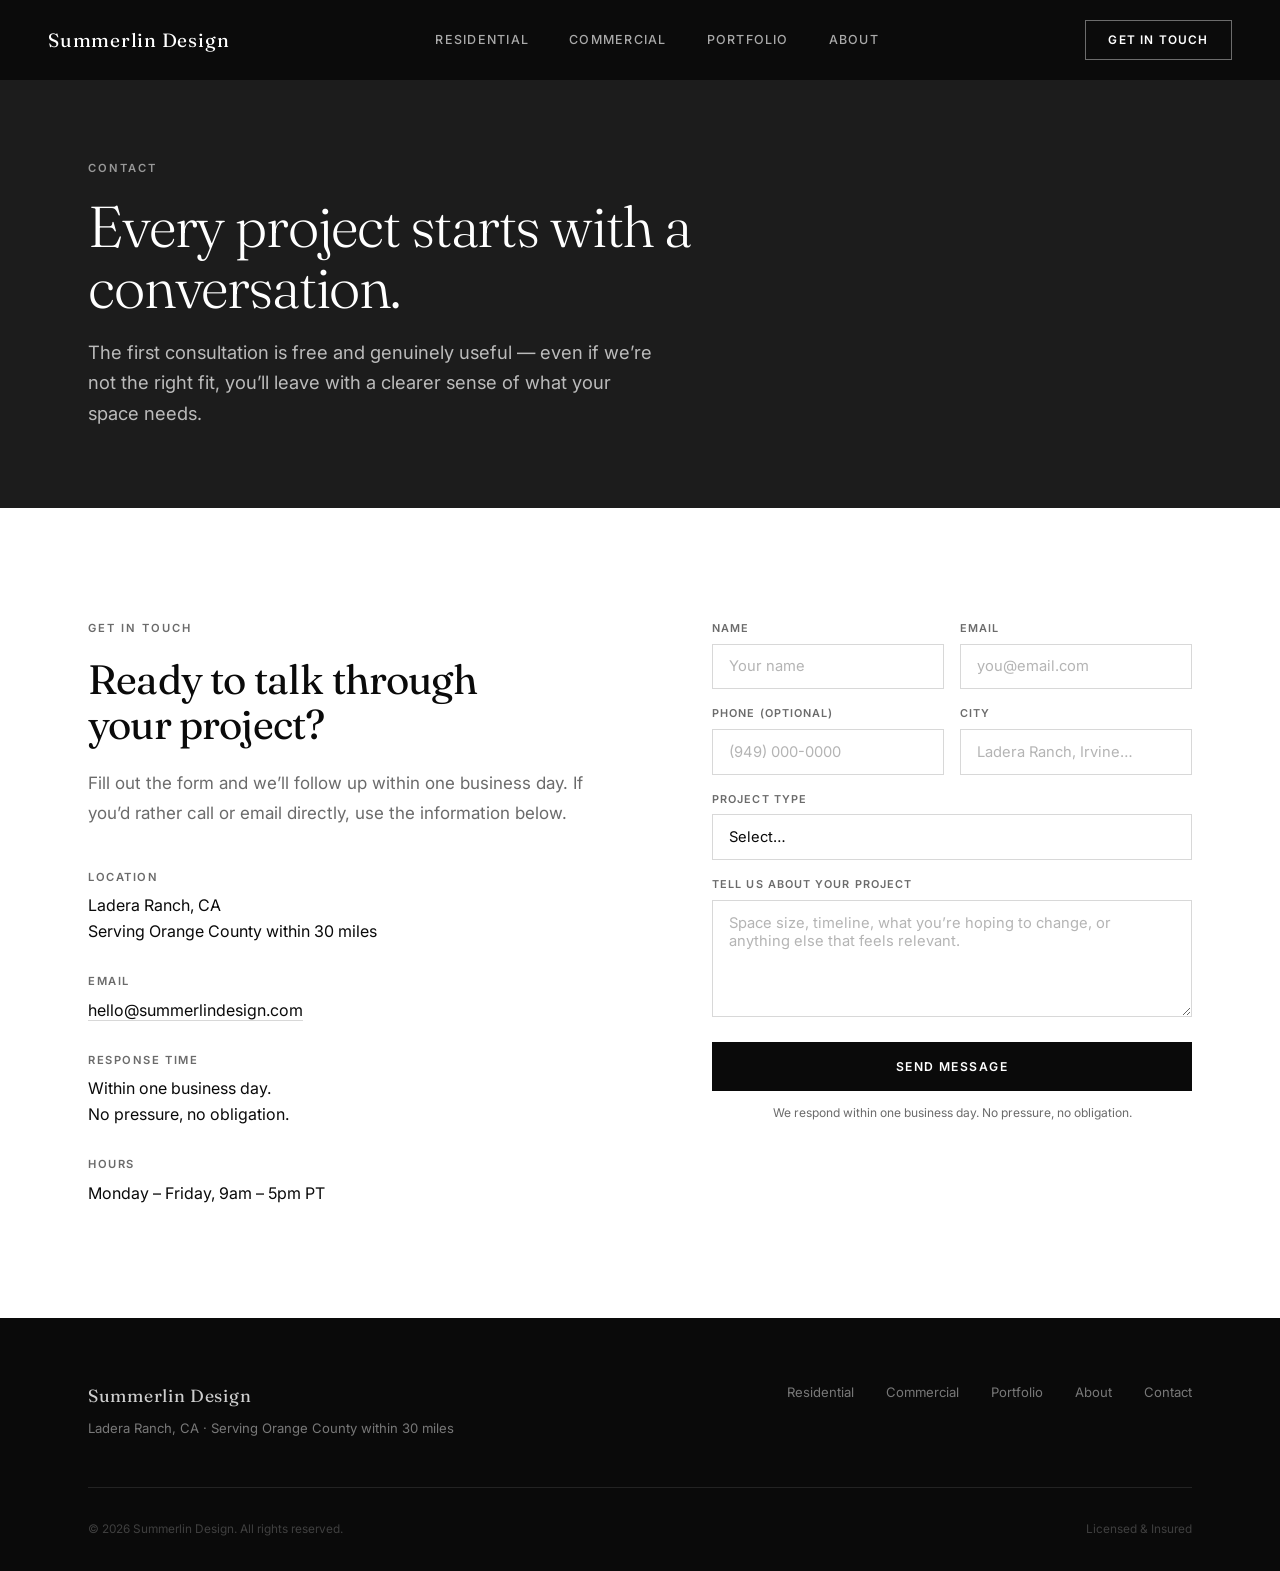
<file: contact.html>
<!DOCTYPE html>
<html lang="en">
<head>
<meta charset="UTF-8">
<meta name="viewport" content="width=device-width, initial-scale=1.0">
<title>Contact | Summerlin Design — Interior Design, Orange County</title>
<meta name="description" content="Get in touch with Summerlin Design. Residential and commercial interior design across Orange County. Based in Ladera Ranch, CA. We respond within one business day.">

<!-- Google Analytics 4 -->
<script async src="https://www.googletagmanager.com/gtag/js?id=G-XXXXXXXXXX"></script>
<script>window.dataLayer=window.dataLayer||[];function gtag(){dataLayer.push(arguments);}gtag('js',new Date());gtag('config','G-XXXXXXXXXX');</script>

<link rel="preconnect" href="https://fonts.googleapis.com">
<link rel="preconnect" href="https://fonts.gstatic.com" crossorigin>
<link href="https://fonts.googleapis.com/css2?family=Fraunces:opsz,wght@9..144,300;9..144,400;9..144,500;9..144,600&family=Inter:wght@400;500;600&display=swap" rel="stylesheet">
<link rel="stylesheet" href="css/style.css">
</head>
<body>

<nav class="nav">
  <a href="index.html" class="nav-logo">Summerlin Design</a>
  <ul class="nav-links">
    <li><a href="residential.html">Residential</a></li>
    <li><a href="commercial.html">Commercial</a></li>
    <li><a href="portfolio.html">Portfolio</a></li>
    <li><a href="about.html">About</a></li>
  </ul>
  <a href="contact.html" class="nav-cta active">Get in touch</a>
</nav>

<!-- ── PAGE HEADER ────────────────────────────────────────────── -->
<header class="page-header">
  <div class="wrap">
    <span class="eyebrow-white">Contact</span>
    <h1>Every project starts with a conversation.</h1>
    <p class="lede">The first consultation is free and genuinely useful &mdash; even if we&rsquo;re not the right fit, you&rsquo;ll leave with a clearer sense of what your space needs.</p>
  </div>
</header>

<!-- ── CONTACT BODY ────────────────────────────────────────────── -->
<section class="section">
  <div class="wrap">
    <div class="cta-wrap">

      <!-- Left: info -->
      <div data-reveal>
        <span class="eyebrow">Get in touch</span>
        <h2 style="max-width:18ch;">Ready to talk through your project?</h2>
        <p class="body-copy" style="margin-top:1.4rem;">Fill out the form and we&rsquo;ll follow up within one business day. If you&rsquo;d rather call or email directly, use the information below.</p>

        <div style="margin-top:2.5rem; display:flex; flex-direction:column; gap:1.8rem;">
          <div>
            <p style="font-size:0.7rem;font-weight:600;letter-spacing:0.14em;text-transform:uppercase;color:var(--gray-mid);margin-bottom:0.4rem;max-width:none;">Location</p>
            <p style="color:var(--black);font-size:1rem;max-width:none;">Ladera Ranch, CA<br>Serving Orange County within 30 miles</p>
          </div>
          <div>
            <p style="font-size:0.7rem;font-weight:600;letter-spacing:0.14em;text-transform:uppercase;color:var(--gray-mid);margin-bottom:0.4rem;max-width:none;">Email</p>
            <p style="color:var(--black);font-size:1rem;max-width:none;"><a href="mailto:hello@summerlindesign.com" style="border-bottom:1px solid var(--gray-rule);">hello@summerlindesign.com</a></p>
          </div>
          <div>
            <p style="font-size:0.7rem;font-weight:600;letter-spacing:0.14em;text-transform:uppercase;color:var(--gray-mid);margin-bottom:0.4rem;max-width:none;">Response Time</p>
            <p style="color:var(--black);font-size:1rem;max-width:none;">Within one business day.<br>No pressure, no obligation.</p>
          </div>
          <div>
            <p style="font-size:0.7rem;font-weight:600;letter-spacing:0.14em;text-transform:uppercase;color:var(--gray-mid);margin-bottom:0.4rem;max-width:none;">Hours</p>
            <p style="color:var(--black);font-size:1rem;max-width:none;">Monday &ndash; Friday, 9am &ndash; 5pm PT</p>
          </div>
        </div>
      </div>

      <!-- Right: form -->
      <div data-reveal data-reveal-delay="2">
        <form class="form-light" action="https://formspree.io/f/REPLACE_WITH_FORM_ID" method="POST">
          <div>
            <label for="ct-name">Name</label>
            <input id="ct-name" name="name" type="text" placeholder="Your name" required>
          </div>
          <div>
            <label for="ct-email">Email</label>
            <input id="ct-email" name="email" type="email" placeholder="you@email.com" required>
          </div>
          <div>
            <label for="ct-phone">Phone (optional)</label>
            <input id="ct-phone" name="phone" type="tel" placeholder="(949) 000-0000">
          </div>
          <div>
            <label for="ct-city">City</label>
            <input id="ct-city" name="city" type="text" placeholder="Ladera Ranch, Irvine&hellip;">
          </div>
          <div class="full">
            <label for="ct-project">Project Type</label>
            <select id="ct-project" name="project_type">
              <option value="">Select&hellip;</option>
              <option>Residential — Single Room</option>
              <option>Residential — Full Home</option>
              <option>Residential — New Build</option>
              <option>Commercial — Office</option>
              <option>Commercial — Medical or Dental</option>
              <option>Commercial — Hospitality</option>
              <option>Commercial — Developer / Multi-Unit</option>
              <option>Not Sure Yet</option>
            </select>
          </div>
          <div class="full">
            <label for="ct-message">Tell us about your project</label>
            <textarea id="ct-message" name="message" rows="5" placeholder="Space size, timeline, what you&rsquo;re hoping to change, or anything else that feels relevant."></textarea>
          </div>
          <div class="full">
            <button type="submit" class="btn-submit btn-submit-black">Send message</button>
            <p class="form-note-dark" style="margin-top:0.75rem;text-align:center;font-size:0.75rem;color:var(--gray-mid);">We respond within one business day. No pressure, no obligation.</p>
          </div>
        </form>
      </div>

    </div>
  </div>
</section>

<!-- ── FOOTER ─────────────────────────────────────────────────── -->
<footer class="footer">
  <div class="wrap">
    <div class="footer-inner">
      <div>
        <a href="index.html" class="footer-logo">Summerlin Design</a>
        <p>Ladera Ranch, CA &middot; Serving Orange County within 30 miles</p>
      </div>
      <ul class="footer-links">
        <li><a href="residential.html">Residential</a></li>
        <li><a href="commercial.html">Commercial</a></li>
        <li><a href="portfolio.html">Portfolio</a></li>
        <li><a href="about.html">About</a></li>
        <li><a href="contact.html">Contact</a></li>
      </ul>
    </div>
    <div class="footer-bottom">
      <span>&copy; 2026 Summerlin Design. All rights reserved.</span>
      <span>Licensed &amp; Insured</span>
    </div>
  </div>
</footer>

<script>
(function () {
  if (window.matchMedia('(prefers-reduced-motion: reduce)').matches) return;
  var hero = document.querySelector('.hero');
  if (hero) hero.classList.add('hero-animate');
  document.documentElement.classList.add('js-reveal');
  var io = new IntersectionObserver(function (entries) {
    entries.forEach(function (entry) {
      if (entry.isIntersecting) {
        entry.target.classList.add('is-revealed');
        io.unobserve(entry.target);
      }
    });
  }, { threshold: 0.1, rootMargin: '0px 0px -52px 0px' });
  document.querySelectorAll('[data-reveal]').forEach(function (el) {
    io.observe(el);
  });
})();
</script>
</body>
</html>
</file>
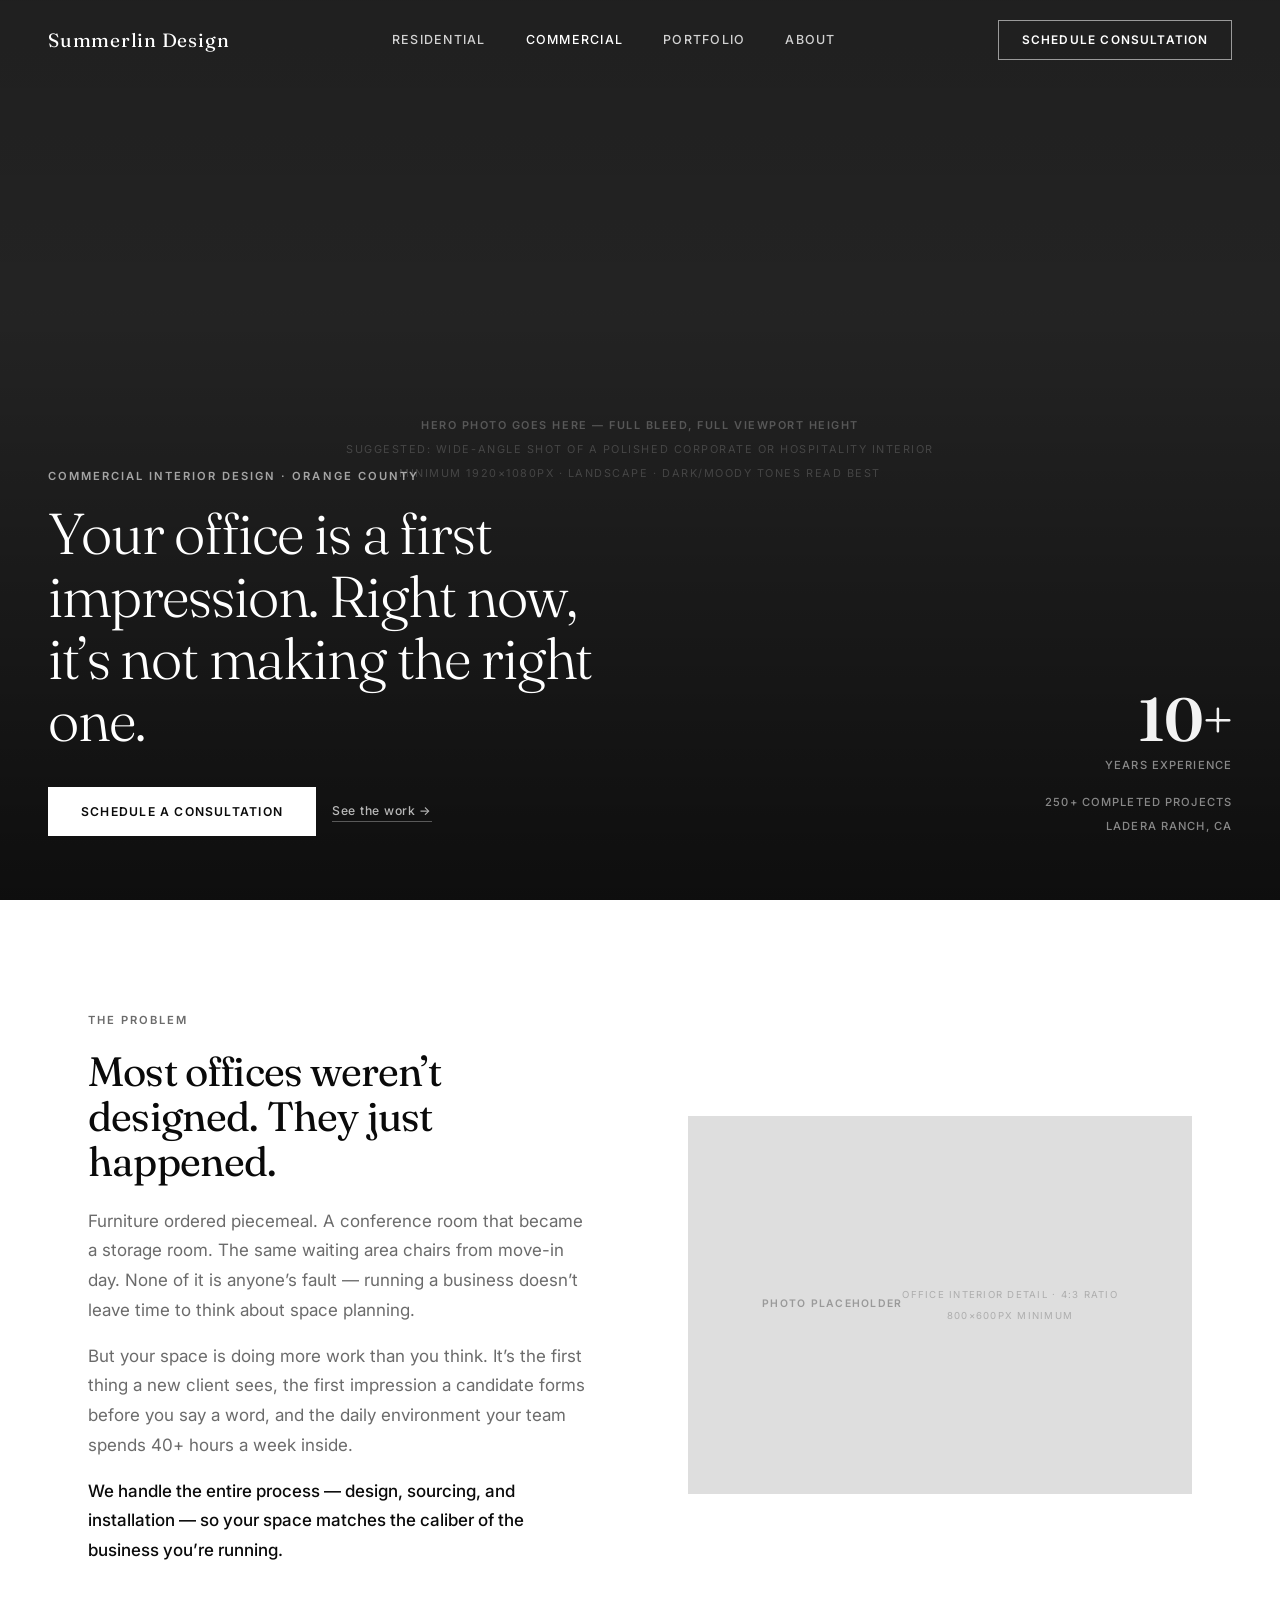
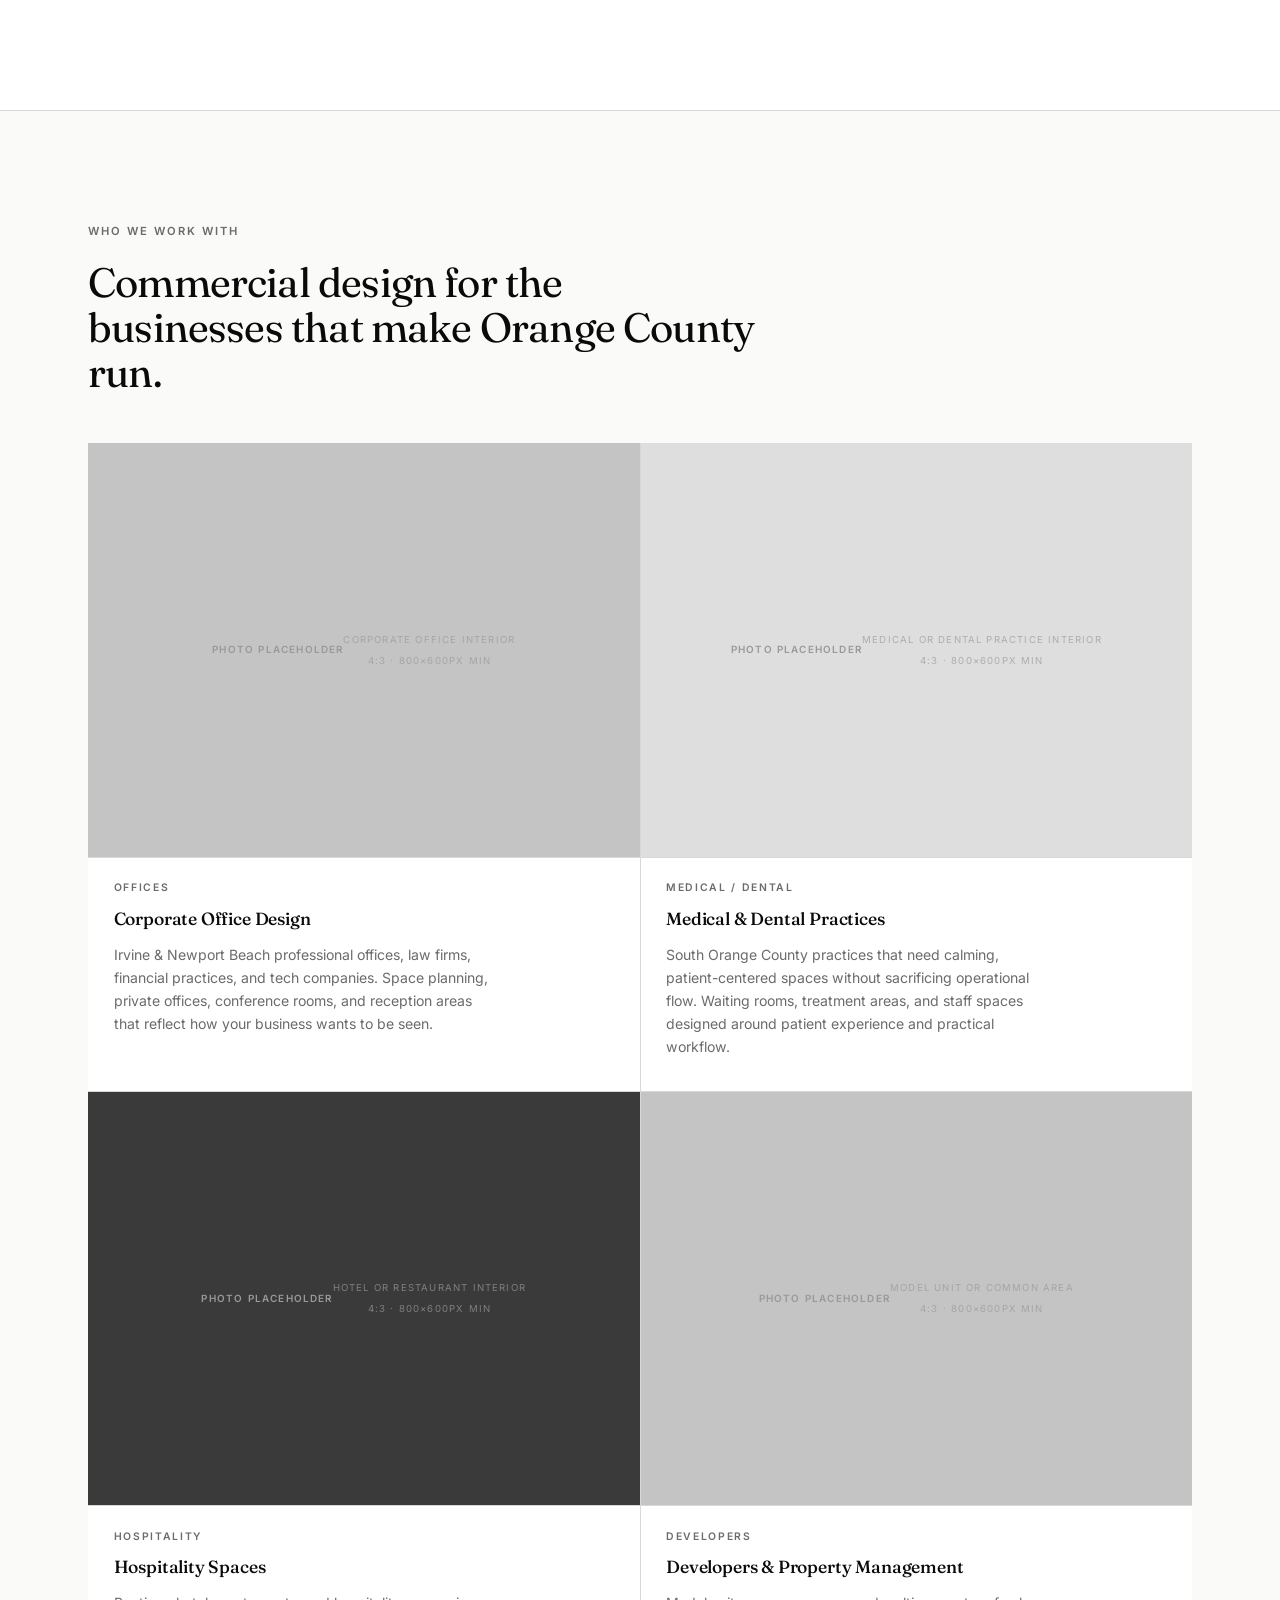
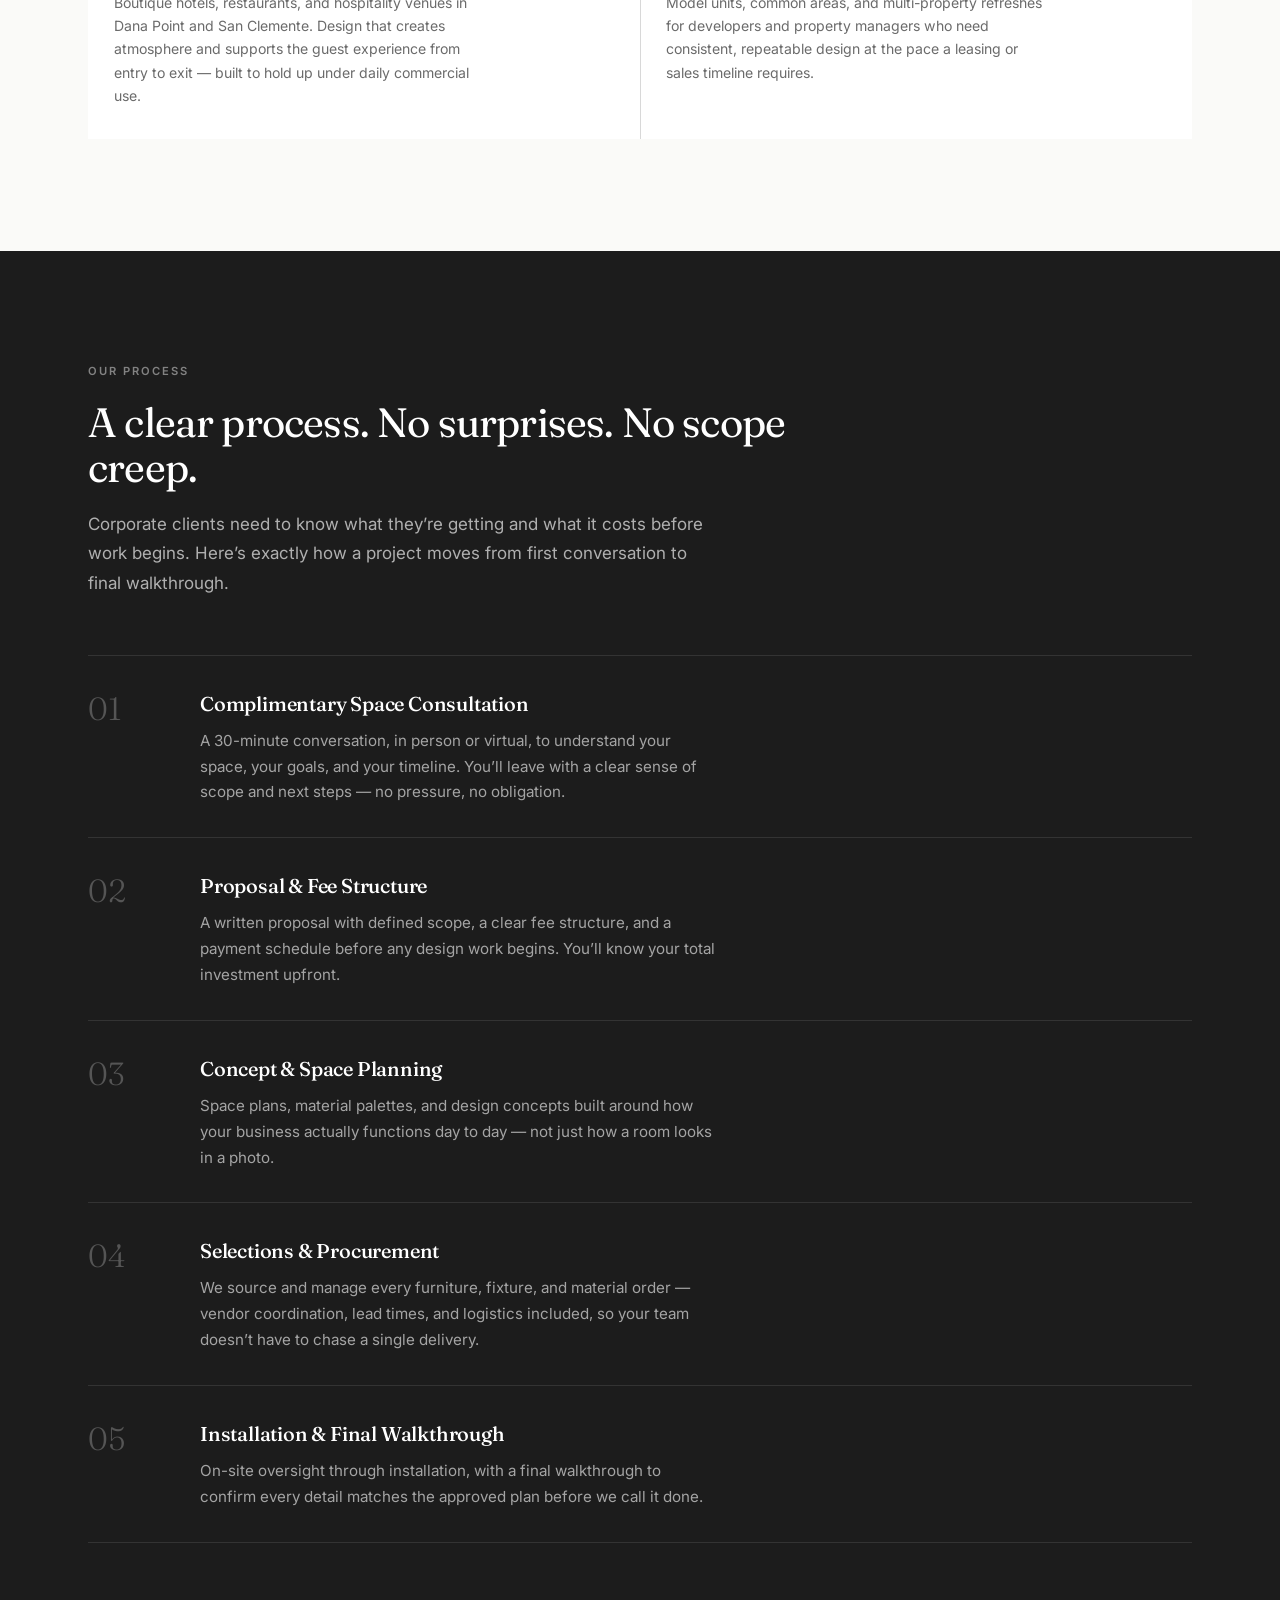
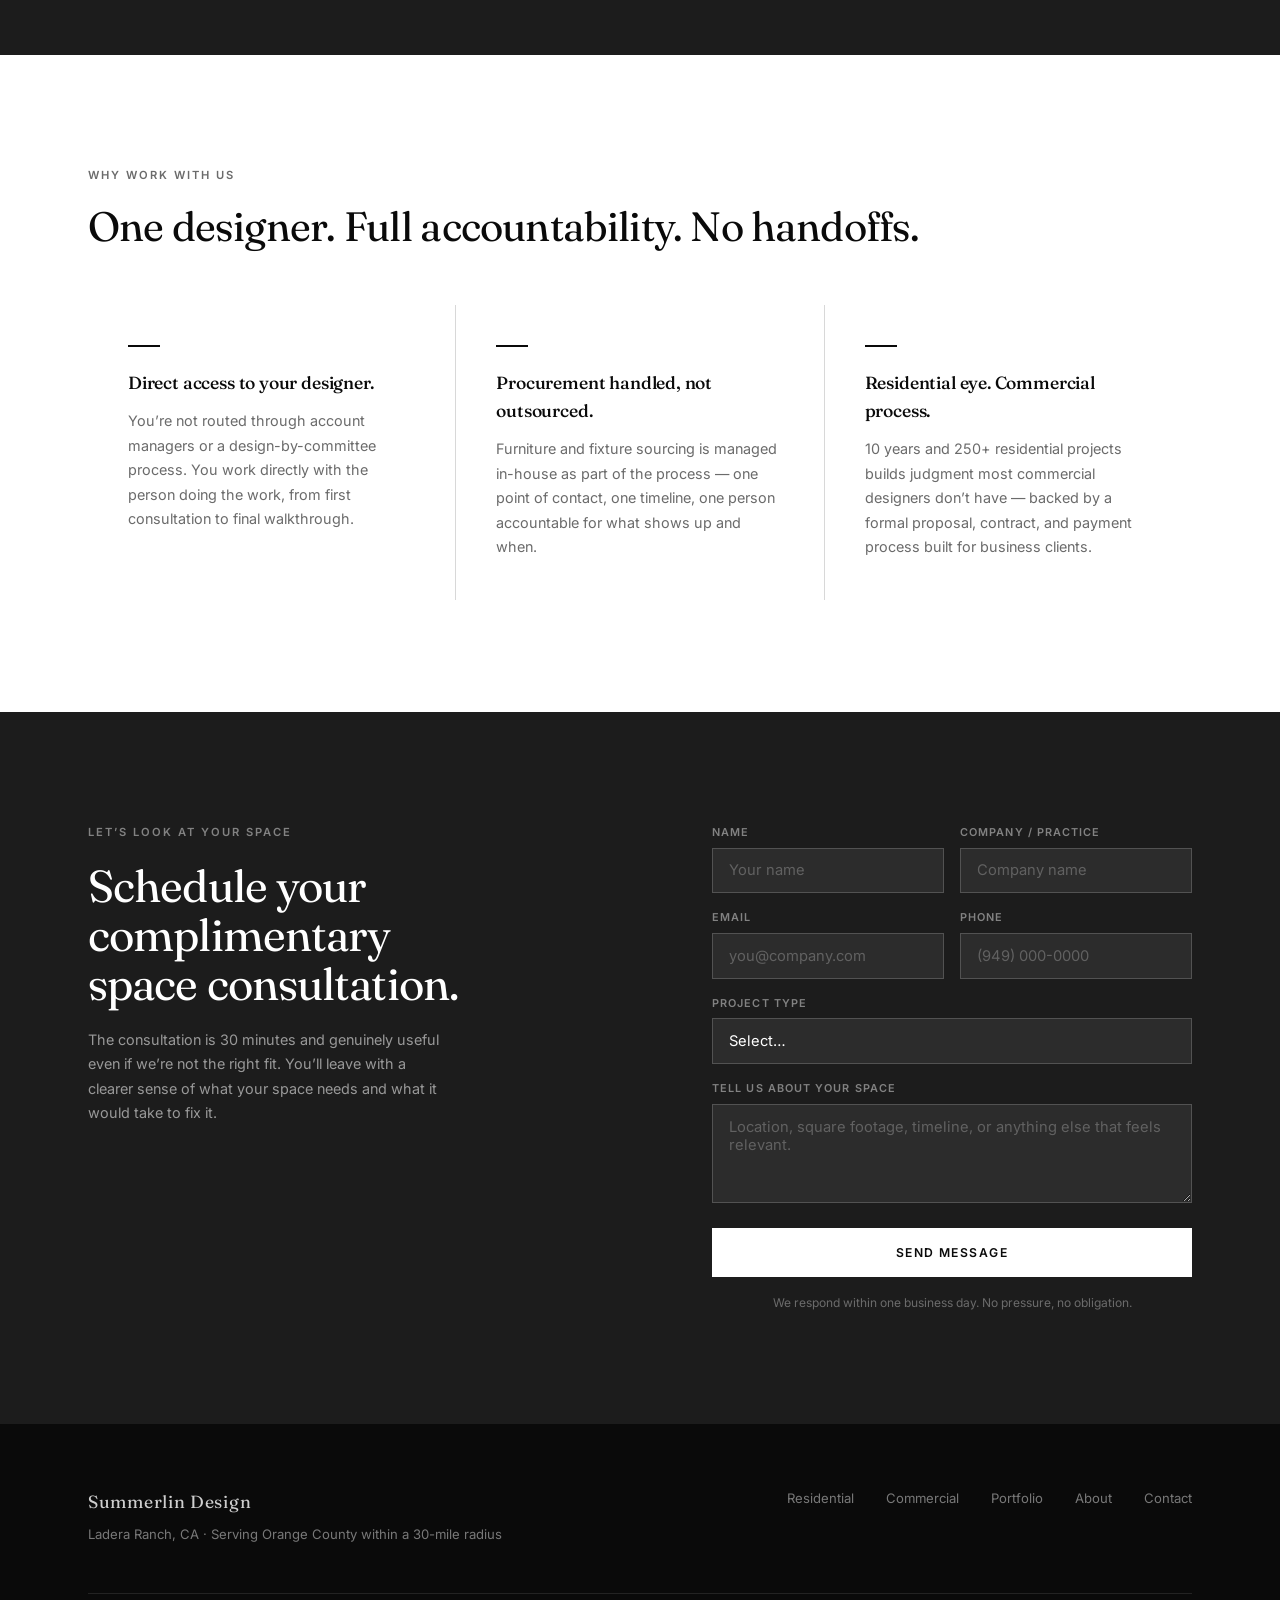
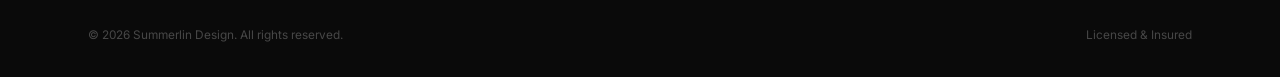
<file: preview-commercial.html>
<!DOCTYPE html>
<html lang="en">
<head>
<meta charset="UTF-8">
<meta name="viewport" content="width=device-width, initial-scale=1.0">
<title>Commercial Interior Design | Orange County | Summerlin Design — Preview</title>
<link rel="preconnect" href="https://fonts.googleapis.com">
<link rel="preconnect" href="https://fonts.gstatic.com" crossorigin>
<link href="https://fonts.googleapis.com/css2?family=Fraunces:opsz,wght@9..144,300;9..144,400;9..144,500;9..144,600&family=Inter:wght@400;500;600&display=swap" rel="stylesheet">
<style>

/* ── Reset & Base ────────────────────────────────────────── */
*, *::before, *::after { box-sizing: border-box; margin: 0; padding: 0; }
html { scroll-behavior: smooth; }
body {
  font-family: 'Inter', -apple-system, sans-serif;
  background: #ffffff;
  color: #0a0a0a;
  -webkit-font-smoothing: antialiased;
  font-size: 17px;
  line-height: 1.6;
}
a { color: inherit; text-decoration: none; }
img { display: block; max-width: 100%; }

/* ── Tokens ──────────────────────────────────────────────── */
:root {
  --black:        #0a0a0a;
  --charcoal:     #1c1c1c;
  --gray-mid:     #6b6b6b;
  --gray-light:   #e2e2e2;
  --gray-rule:    #d8d8d8;
  --white:        #ffffff;
  --ivory:        #fafaf8;
  --ph-dark:      #252525;
  --ph-med-dark:  #3a3a3a;
  --ph-mid:       #c4c4c4;
  --ph-light:     #dedede;

  --font-display: 'Fraunces', Georgia, serif;
  --font-body:    'Inter', -apple-system, sans-serif;

  --max-w:        1200px;
  --nav-h:        80px;
  --section-v:    7rem;
}

/* ── Nav ─────────────────────────────────────────────────── */
.nav {
  position: absolute;
  top: 0; left: 0; right: 0;
  z-index: 20;
  height: var(--nav-h);
  display: flex;
  align-items: center;
  justify-content: space-between;
  padding: 0 3rem;
}
.nav-logo {
  font-family: var(--font-display);
  font-size: 1.2rem;
  font-weight: 400;
  letter-spacing: 0.04em;
  color: var(--white);
}
.nav-links {
  display: flex;
  gap: 2.5rem;
  list-style: none;
  font-size: 0.78rem;
  font-weight: 500;
  letter-spacing: 0.1em;
  text-transform: uppercase;
  color: rgba(255,255,255,0.8);
}
.nav-links .active { color: var(--white); }
.nav-links a:hover { color: var(--white); }
.nav-cta {
  font-size: 0.74rem;
  font-weight: 600;
  letter-spacing: 0.1em;
  text-transform: uppercase;
  color: var(--white);
  border: 1px solid rgba(255,255,255,0.55);
  padding: 0.6rem 1.4rem;
  transition: background 0.2s, border-color 0.2s;
}
.nav-cta:hover { background: var(--white); color: var(--black); border-color: var(--white); }

/* ── Hero ────────────────────────────────────────────────── */
.hero {
  position: relative;
  height: 100vh;
  min-height: 640px;
  overflow: hidden;
}
.hero-img {
  position: absolute;
  inset: 0;
  background: var(--ph-dark);
  display: flex;
  align-items: center;
  justify-content: center;
}
.hero-img::after {
  content: '';
  position: absolute;
  inset: 0;
  background: linear-gradient(
    to bottom,
    rgba(0,0,0,0.15) 0%,
    rgba(0,0,0,0.05) 35%,
    rgba(0,0,0,0.62) 100%
  );
}
.hero-ph-label {
  position: relative;
  z-index: 1;
  text-align: center;
  color: rgba(255,255,255,0.25);
  font-size: 0.68rem;
  font-weight: 600;
  letter-spacing: 0.14em;
  text-transform: uppercase;
  line-height: 2.2;
}
.hero-content {
  position: absolute;
  bottom: 0; left: 0; right: 0;
  z-index: 10;
  padding: 0 3rem 4rem;
  display: flex;
  align-items: flex-end;
  justify-content: space-between;
  gap: 2rem;
  flex-wrap: wrap;
}
.hero-text { max-width: 620px; }
.eyebrow-white {
  display: block;
  font-size: 0.7rem;
  font-weight: 600;
  letter-spacing: 0.18em;
  text-transform: uppercase;
  color: rgba(255,255,255,0.6);
  margin-bottom: 1.1rem;
}
.hero-h1 {
  font-family: var(--font-display);
  font-size: clamp(2.2rem, 4.5vw, 4.2rem);
  font-weight: 300;
  line-height: 1.08;
  letter-spacing: -0.02em;
  color: var(--white);
  max-width: 16ch;
}
.hero-actions {
  display: flex;
  gap: 1rem;
  margin-top: 2.2rem;
  flex-wrap: wrap;
  align-items: center;
}
.btn-white {
  display: inline-flex;
  align-items: center;
  gap: 0.5rem;
  font-size: 0.76rem;
  font-weight: 600;
  letter-spacing: 0.1em;
  text-transform: uppercase;
  padding: 0.85rem 2rem;
  background: var(--white);
  color: var(--black);
  border: 1px solid var(--white);
  transition: background 0.2s, color 0.2s;
}
.btn-white:hover { background: transparent; color: var(--white); }
.btn-ghost-white {
  display: inline-flex;
  align-items: center;
  font-size: 0.76rem;
  font-weight: 500;
  letter-spacing: 0.06em;
  color: rgba(255,255,255,0.7);
  gap: 0.4rem;
  border-bottom: 1px solid rgba(255,255,255,0.3);
  padding-bottom: 1px;
  transition: color 0.2s, border-color 0.2s;
}
.btn-ghost-white:hover { color: var(--white); border-color: rgba(255,255,255,0.8); }
.hero-trust {
  display: flex;
  flex-direction: column;
  gap: 0.4rem;
  text-align: right;
}
.trust-primary {
  font-family: var(--font-display);
  font-size: 3.8rem;
  font-weight: 600;
  letter-spacing: -0.03em;
  color: rgba(255,255,255,0.95);
  display: block;
  line-height: 1;
}
.trust-secondary {
  font-size: 0.7rem;
  font-weight: 500;
  letter-spacing: 0.1em;
  text-transform: uppercase;
  color: rgba(255,255,255,0.5);
}

/* ── Sections ─────────────────────────────────────────────── */
.section { padding: var(--section-v) 0; }
.section-dark { background: var(--charcoal); color: var(--white); }
.section-ivory { background: var(--ivory); }
.wrap { max-width: var(--max-w); margin: 0 auto; padding: 0 3rem; }

.eyebrow {
  display: block;
  font-size: 0.7rem;
  font-weight: 600;
  letter-spacing: 0.18em;
  text-transform: uppercase;
  color: var(--gray-mid);
  margin-bottom: 1.2rem;
}
.section-dark .eyebrow { color: rgba(255,255,255,0.45); }

h2 {
  font-family: var(--font-display);
  font-size: clamp(1.9rem, 3.2vw, 3rem);
  font-weight: 400;
  line-height: 1.1;
  letter-spacing: -0.02em;
  color: var(--black);
}
.section-dark h2 { color: var(--white); }

h3 {
  font-family: var(--font-display);
  font-size: 1.25rem;
  font-weight: 500;
  letter-spacing: -0.01em;
  color: var(--black);
}
.section-dark h3 { color: var(--white); }

p.body { color: var(--gray-mid); max-width: 56ch; line-height: 1.75; }
p.body-dark { color: rgba(255,255,255,0.65); max-width: 56ch; line-height: 1.75; }
p.lede { font-size: 1.15rem; color: var(--black); max-width: 48ch; line-height: 1.65; }

/* ── Problem intro ───────────────────────────────────────── */
.intro-grid {
  display: grid;
  grid-template-columns: 1fr 1fr;
  gap: 6rem;
  align-items: center;
}
.intro-grid p { margin-top: 1.4rem; }
.intro-grid p:last-of-type { margin-bottom: 2rem; }
.intro-img-ph {
  aspect-ratio: 4/3;
  background: var(--ph-light);
  display: flex;
  align-items: center;
  justify-content: center;
  color: #999;
  font-size: 0.65rem;
  font-weight: 600;
  letter-spacing: 0.12em;
  text-transform: uppercase;
  text-align: center;
  line-height: 2.2;
}

/* ── Project-type cards ─────────────────────────────────── */
/* Image is dominant. Text is a small editorial caption below. No boxes. */
.project-grid {
  display: grid;
  grid-template-columns: 1fr 1fr;
  gap: 1px;
  background: var(--gray-rule);
}
.project-card { background: var(--white); }
.project-card-img {
  width: 100%;
  aspect-ratio: 4/3;
  background: var(--ph-mid);
  display: flex;
  align-items: center;
  justify-content: center;
  color: #999;
  font-size: 0.62rem;
  font-weight: 600;
  letter-spacing: 0.12em;
  text-transform: uppercase;
  text-align: center;
  line-height: 2.2;
  position: relative;
  overflow: hidden;
  transition: opacity 0.3s;
}
.project-card-img:hover { opacity: 0.9; }
.project-card-body {
  padding: 1.4rem 1.6rem 2rem;
  border-top: 1px solid var(--gray-rule);
}
.project-card-cat {
  font-size: 0.65rem;
  font-weight: 600;
  letter-spacing: 0.16em;
  text-transform: uppercase;
  color: var(--gray-mid);
  margin-bottom: 0.5rem;
  display: block;
}
.project-card h3 { font-size: 1.1rem; margin-bottom: 0.6rem; }
.project-card p {
  font-size: 0.88rem;
  color: var(--gray-mid);
  line-height: 1.65;
  max-width: 42ch;
}

/* ── Process (dark) ─────────────────────────────────────── */
.process-list { margin-top: 3.5rem; }
.process-item {
  display: grid;
  grid-template-columns: 72px 1fr;
  gap: 2.5rem;
  padding: 2rem 0;
  border-top: 1px solid rgba(255,255,255,0.1);
}
.process-item:last-child { border-bottom: 1px solid rgba(255,255,255,0.1); }
.process-num {
  font-family: var(--font-display);
  font-size: 2rem;
  font-weight: 300;
  color: rgba(255,255,255,0.25);
  line-height: 1;
  padding-top: 0.3rem;
}
.process-item h3 { margin-bottom: 0.5rem; }
.process-item p { color: rgba(255,255,255,0.6); font-size: 0.95rem; line-height: 1.7; max-width: 52ch; }

/* ── Differentiators ─────────────────────────────────────── */
.diff-grid {
  display: grid;
  grid-template-columns: repeat(3, 1fr);
  gap: 1px;
  background: var(--gray-rule);
  margin-top: 3.5rem;
}
.diff-item {
  background: var(--white);
  padding: 2.5rem;
}
.diff-rule {
  width: 32px;
  height: 2px;
  background: var(--black);
  margin-bottom: 1.4rem;
}
.diff-item h3 { font-size: 1.1rem; margin-bottom: 0.75rem; }
.diff-item p { font-size: 0.9rem; color: var(--gray-mid); line-height: 1.7; max-width: 34ch; }

/* ── CTA / Form ──────────────────────────────────────────── */
.cta-wrap {
  display: grid;
  grid-template-columns: 1fr 480px;
  gap: 6rem;
  align-items: start;
}
.cta-heading { font-size: clamp(2rem, 3.5vw, 3.2rem); max-width: 14ch; margin-bottom: 1.2rem; }
.cta-note { font-size: 0.9rem; color: rgba(255,255,255,0.55); line-height: 1.7; max-width: 40ch; margin-top: 1rem; }

.form { display: grid; grid-template-columns: 1fr 1fr; gap: 1rem; }
.form-full { grid-column: 1 / -1; }
.form label {
  display: block;
  font-size: 0.68rem;
  font-weight: 600;
  letter-spacing: 0.1em;
  text-transform: uppercase;
  color: rgba(255,255,255,0.45);
  margin-bottom: 0.4rem;
}
.form input,
.form select,
.form textarea {
  width: 100%;
  font-family: var(--font-body);
  font-size: 0.92rem;
  padding: 0.8rem 1rem;
  background: rgba(255,255,255,0.07);
  border: 1px solid rgba(255,255,255,0.18);
  color: var(--white);
  border-radius: 0;
  outline: none;
  transition: border-color 0.2s;
  appearance: none;
}
.form input::placeholder,
.form textarea::placeholder { color: rgba(255,255,255,0.25); }
.form input:focus,
.form select:focus,
.form textarea:focus { border-color: rgba(255,255,255,0.55); }
.form select option { background: var(--charcoal); color: var(--white); }
.btn-submit {
  grid-column: 1 / -1;
  font-family: var(--font-body);
  font-size: 0.76rem;
  font-weight: 600;
  letter-spacing: 0.12em;
  text-transform: uppercase;
  padding: 1rem 2rem;
  background: var(--white);
  color: var(--black);
  border: 1px solid var(--white);
  cursor: pointer;
  width: 100%;
  transition: background 0.2s, color 0.2s;
}
.btn-submit:hover { background: transparent; color: var(--white); }
.form-note {
  grid-column: 1 / -1;
  font-size: 0.75rem;
  color: rgba(255,255,255,0.35);
  text-align: center;
  line-height: 1.6;
}

/* ── Thin rule divider ───────────────────────────────────── */
.rule { height: 1px; background: var(--gray-rule); }

/* ── Footer ──────────────────────────────────────────────── */
.footer {
  background: var(--black);
  color: rgba(255,255,255,0.45);
  padding: 4rem 0 2rem;
  font-size: 0.82rem;
}
.footer-grid {
  display: flex;
  justify-content: space-between;
  flex-wrap: wrap;
  gap: 2rem;
  padding-bottom: 3rem;
  border-bottom: 1px solid rgba(255,255,255,0.1);
  margin-bottom: 2rem;
}
.footer-logo {
  font-family: var(--font-display);
  font-size: 1.1rem;
  font-weight: 400;
  letter-spacing: 0.04em;
  color: rgba(255,255,255,0.8);
  display: block;
  margin-bottom: 0.5rem;
}
.footer-links {
  display: flex;
  gap: 2rem;
  list-style: none;
  align-items: flex-start;
  flex-wrap: wrap;
}
.footer-links a:hover { color: rgba(255,255,255,0.8); }
.footer-bottom {
  display: flex;
  justify-content: space-between;
  flex-wrap: wrap;
  gap: 1rem;
  font-size: 0.74rem;
  color: rgba(255,255,255,0.25);
}

/* ── Responsive ──────────────────────────────────────────── */
@media (max-width: 960px) {
  .intro-grid { grid-template-columns: 1fr; gap: 3rem; }
  .diff-grid { grid-template-columns: 1fr; }
  .cta-wrap { grid-template-columns: 1fr; gap: 3rem; }
}
@media (max-width: 760px) {
  :root { --section-v: 5rem; }
  .nav { padding: 0 1.5rem; }
  .nav-links, .nav-cta { display: none; }
  .hero-content { padding: 0 1.5rem 3rem; }
  .hero-trust { display: none; }
  .wrap { padding: 0 1.5rem; }
  .project-grid { grid-template-columns: 1fr; }
  .process-item { grid-template-columns: 48px 1fr; gap: 1.5rem; }
  .process-num { font-size: 1.4rem; }
  .form { grid-template-columns: 1fr; }
  .btn-submit { grid-column: 1; }
  .form-note { grid-column: 1; }
}

</style>
</head>
<body>

<!-- ══════════════════════════════════════
     HERO
     ══════════════════════════════════════ -->
<section class="hero">
  <nav class="nav">
    <a href="index.html" class="nav-logo">Summerlin Design</a>
    <ul class="nav-links">
      <li><a href="residential.html">Residential</a></li>
      <li><a href="commercial.html" class="active">Commercial</a></li>
      <li><a href="portfolio.html">Portfolio</a></li>
      <li><a href="about.html">About</a></li>
    </ul>
    <a href="#consult" class="nav-cta">Schedule consultation</a>
  </nav>

  <div class="hero-img">
    <div class="hero-ph-label">
      Hero photo goes here — full bleed, full viewport height<br>
      <span style="opacity:0.7;font-weight:400;">Suggested: wide-angle shot of a polished corporate or hospitality interior<br>Minimum 1920×1080px · landscape · dark/moody tones read best</span>
    </div>
  </div>

  <div class="hero-content">
    <div class="hero-text">
      <span class="eyebrow-white">Commercial Interior Design &middot; Orange County</span>
      <h1 class="hero-h1">Your office is a first impression. Right now, it&rsquo;s not making the right one.</h1>
      <div class="hero-actions">
        <a href="#consult" class="btn-white">Schedule a consultation</a>
        <a href="portfolio.html" class="btn-ghost-white">See the work &rarr;</a>
      </div>
    </div>
    <div class="hero-trust">
      <span class="trust-primary">10+</span>
      <span class="trust-secondary">Years Experience</span>
      <span class="trust-secondary" style="margin-top:0.75rem;">250+ Completed Projects</span>
      <span class="trust-secondary">Ladera Ranch, CA</span>
    </div>
  </div>
</section>

<!-- ══════════════════════════════════════
     PROBLEM / INTRO
     ══════════════════════════════════════ -->
<section class="section">
  <div class="wrap">
    <div class="intro-grid">
      <div>
        <span class="eyebrow">The problem</span>
        <h2>Most offices weren&rsquo;t designed. They just happened.</h2>
        <p class="body" style="margin-top:1.4rem;">Furniture ordered piecemeal. A conference room that became a storage room. The same waiting area chairs from move-in day. None of it is anyone&rsquo;s fault &mdash; running a business doesn&rsquo;t leave time to think about space planning.</p>
        <p class="body" style="margin-top:1rem;">But your space is doing more work than you think. It&rsquo;s the first thing a new client sees, the first impression a candidate forms before you say a word, and the daily environment your team spends 40+ hours a week inside.</p>
        <p class="body" style="margin-top:1rem; color:var(--black); font-weight:500;">We handle the entire process &mdash; design, sourcing, and installation &mdash; so your space matches the caliber of the business you&rsquo;re running.</p>
      </div>
      <div class="intro-img-ph">
        Photo placeholder<br>
        <span style="font-weight:400;font-size:0.6rem;opacity:0.7;">Office interior detail · 4:3 ratio<br>800×600px minimum</span>
      </div>
    </div>
  </div>
</section>

<div class="rule"></div>

<!-- ══════════════════════════════════════
     WHO WE WORK WITH — image-dominant cards
     ══════════════════════════════════════ -->
<section class="section section-ivory">
  <div class="wrap">
    <span class="eyebrow">Who we work with</span>
    <h2 style="max-width:26ch;">Commercial design for the businesses that make Orange County run.</h2>

    <div class="project-grid" style="margin-top:3rem;">

      <div class="project-card">
        <div class="project-card-img">
          Photo placeholder<br>
          <span style="font-weight:400;font-size:0.6rem;opacity:0.7;">Corporate office interior<br>4:3 · 800×600px min</span>
        </div>
        <div class="project-card-body">
          <span class="project-card-cat">Offices</span>
          <h3>Corporate Office Design</h3>
          <p>Irvine &amp; Newport Beach professional offices, law firms, financial practices, and tech companies. Space planning, private offices, conference rooms, and reception areas that reflect how your business wants to be seen.</p>
        </div>
      </div>

      <div class="project-card">
        <div class="project-card-img" style="background:var(--ph-light);">
          Photo placeholder<br>
          <span style="font-weight:400;font-size:0.6rem;opacity:0.7;">Medical or dental practice interior<br>4:3 · 800×600px min</span>
        </div>
        <div class="project-card-body">
          <span class="project-card-cat">Medical / Dental</span>
          <h3>Medical &amp; Dental Practices</h3>
          <p>South Orange County practices that need calming, patient-centered spaces without sacrificing operational flow. Waiting rooms, treatment areas, and staff spaces designed around patient experience and practical workflow.</p>
        </div>
      </div>

      <div class="project-card">
        <div class="project-card-img" style="background:var(--ph-med-dark);">
          Photo placeholder<br>
          <span style="font-weight:400;font-size:0.6rem;opacity:0.7;color:rgba(255,255,255,0.5);">Hotel or restaurant interior<br>4:3 · 800×600px min</span>
        </div>
        <div class="project-card-body">
          <span class="project-card-cat">Hospitality</span>
          <h3>Hospitality Spaces</h3>
          <p>Boutique hotels, restaurants, and hospitality venues in Dana Point and San Clemente. Design that creates atmosphere and supports the guest experience from entry to exit &mdash; built to hold up under daily commercial use.</p>
        </div>
      </div>

      <div class="project-card">
        <div class="project-card-img">
          Photo placeholder<br>
          <span style="font-weight:400;font-size:0.6rem;opacity:0.7;">Model unit or common area<br>4:3 · 800×600px min</span>
        </div>
        <div class="project-card-body">
          <span class="project-card-cat">Developers</span>
          <h3>Developers &amp; Property Management</h3>
          <p>Model units, common areas, and multi-property refreshes for developers and property managers who need consistent, repeatable design at the pace a leasing or sales timeline requires.</p>
        </div>
      </div>

    </div>
  </div>
</section>

<!-- ══════════════════════════════════════
     PROCESS — dark section
     ══════════════════════════════════════ -->
<section class="section section-dark">
  <div class="wrap">
    <span class="eyebrow">Our process</span>
    <h2 style="max-width:28ch;">A clear process. No surprises. No scope creep.</h2>
    <p class="body-dark" style="margin-top:1.2rem;">Corporate clients need to know what they&rsquo;re getting and what it costs before work begins. Here&rsquo;s exactly how a project moves from first conversation to final walkthrough.</p>

    <div class="process-list">
      <div class="process-item">
        <span class="process-num">01</span>
        <div>
          <h3>Complimentary Space Consultation</h3>
          <p>A 30-minute conversation, in person or virtual, to understand your space, your goals, and your timeline. You&rsquo;ll leave with a clear sense of scope and next steps &mdash; no pressure, no obligation.</p>
        </div>
      </div>
      <div class="process-item">
        <span class="process-num">02</span>
        <div>
          <h3>Proposal &amp; Fee Structure</h3>
          <p>A written proposal with defined scope, a clear fee structure, and a payment schedule before any design work begins. You&rsquo;ll know your total investment upfront.</p>
        </div>
      </div>
      <div class="process-item">
        <span class="process-num">03</span>
        <div>
          <h3>Concept &amp; Space Planning</h3>
          <p>Space plans, material palettes, and design concepts built around how your business actually functions day to day &mdash; not just how a room looks in a photo.</p>
        </div>
      </div>
      <div class="process-item">
        <span class="process-num">04</span>
        <div>
          <h3>Selections &amp; Procurement</h3>
          <p>We source and manage every furniture, fixture, and material order &mdash; vendor coordination, lead times, and logistics included, so your team doesn&rsquo;t have to chase a single delivery.</p>
        </div>
      </div>
      <div class="process-item">
        <span class="process-num">05</span>
        <div>
          <h3>Installation &amp; Final Walkthrough</h3>
          <p>On-site oversight through installation, with a final walkthrough to confirm every detail matches the approved plan before we call it done.</p>
        </div>
      </div>
    </div>
  </div>
</section>

<!-- ══════════════════════════════════════
     DIFFERENTIATORS
     ══════════════════════════════════════ -->
<section class="section">
  <div class="wrap">
    <span class="eyebrow">Why work with us</span>
    <h2>One designer. Full accountability. No handoffs.</h2>
    <div class="diff-grid">
      <div class="diff-item">
        <div class="diff-rule"></div>
        <h3>Direct access to your designer.</h3>
        <p>You&rsquo;re not routed through account managers or a design-by-committee process. You work directly with the person doing the work, from first consultation to final walkthrough.</p>
      </div>
      <div class="diff-item">
        <div class="diff-rule"></div>
        <h3>Procurement handled, not outsourced.</h3>
        <p>Furniture and fixture sourcing is managed in-house as part of the process &mdash; one point of contact, one timeline, one person accountable for what shows up and when.</p>
      </div>
      <div class="diff-item">
        <div class="diff-rule"></div>
        <h3>Residential eye. Commercial process.</h3>
        <p>10 years and 250+ residential projects builds judgment most commercial designers don&rsquo;t have &mdash; backed by a formal proposal, contract, and payment process built for business clients.</p>
      </div>
    </div>
  </div>
</section>

<!-- ══════════════════════════════════════
     CTA + FORM
     ══════════════════════════════════════ -->
<section class="section section-dark" id="consult">
  <div class="wrap">
    <div class="cta-wrap">
      <div>
        <span class="eyebrow">Let&rsquo;s look at your space</span>
        <h2 class="cta-heading">Schedule your complimentary space consultation.</h2>
        <p class="cta-note">The consultation is 30 minutes and genuinely useful even if we&rsquo;re not the right fit. You&rsquo;ll leave with a clearer sense of what your space needs and what it would take to fix it.</p>
      </div>
      <form class="form" action="https://formspree.io/f/REPLACE_WITH_ID" method="POST">
        <div>
          <label for="name">Name</label>
          <input id="name" name="name" type="text" placeholder="Your name" required>
        </div>
        <div>
          <label for="company">Company / Practice</label>
          <input id="company" name="company" type="text" placeholder="Company name">
        </div>
        <div>
          <label for="email">Email</label>
          <input id="email" name="email" type="email" placeholder="you@company.com" required>
        </div>
        <div>
          <label for="phone">Phone</label>
          <input id="phone" name="phone" type="tel" placeholder="(949) 000-0000">
        </div>
        <div class="form-full">
          <label for="type">Project Type</label>
          <select id="type" name="type">
            <option value="">Select&hellip;</option>
            <option>Corporate Office</option>
            <option>Medical or Dental Practice</option>
            <option>Hospitality</option>
            <option>Developer or Property Management</option>
            <option>Other</option>
          </select>
        </div>
        <div class="form-full">
          <label for="details">Tell us about your space</label>
          <textarea id="details" name="details" rows="4" placeholder="Location, square footage, timeline, or anything else that feels relevant."></textarea>
        </div>
        <button type="submit" class="btn-submit">Send message</button>
        <p class="form-note">We respond within one business day. No pressure, no obligation.</p>
      </form>
    </div>
  </div>
</section>

<!-- ══════════════════════════════════════
     FOOTER
     ══════════════════════════════════════ -->
<footer class="footer">
  <div class="wrap">
    <div class="footer-grid">
      <div>
        <a href="index.html" class="footer-logo">Summerlin Design</a>
        <p>Ladera Ranch, CA &middot; Serving Orange County within a 30-mile radius</p>
      </div>
      <ul class="footer-links">
        <li><a href="residential.html">Residential</a></li>
        <li><a href="commercial.html">Commercial</a></li>
        <li><a href="portfolio.html">Portfolio</a></li>
        <li><a href="about.html">About</a></li>
        <li><a href="contact.html">Contact</a></li>
      </ul>
    </div>
    <div class="footer-bottom">
      <span>&copy; 2026 Summerlin Design. All rights reserved.</span>
      <span>Licensed &amp; Insured</span>
    </div>
  </div>
</footer>

</body>
</html>
</file>
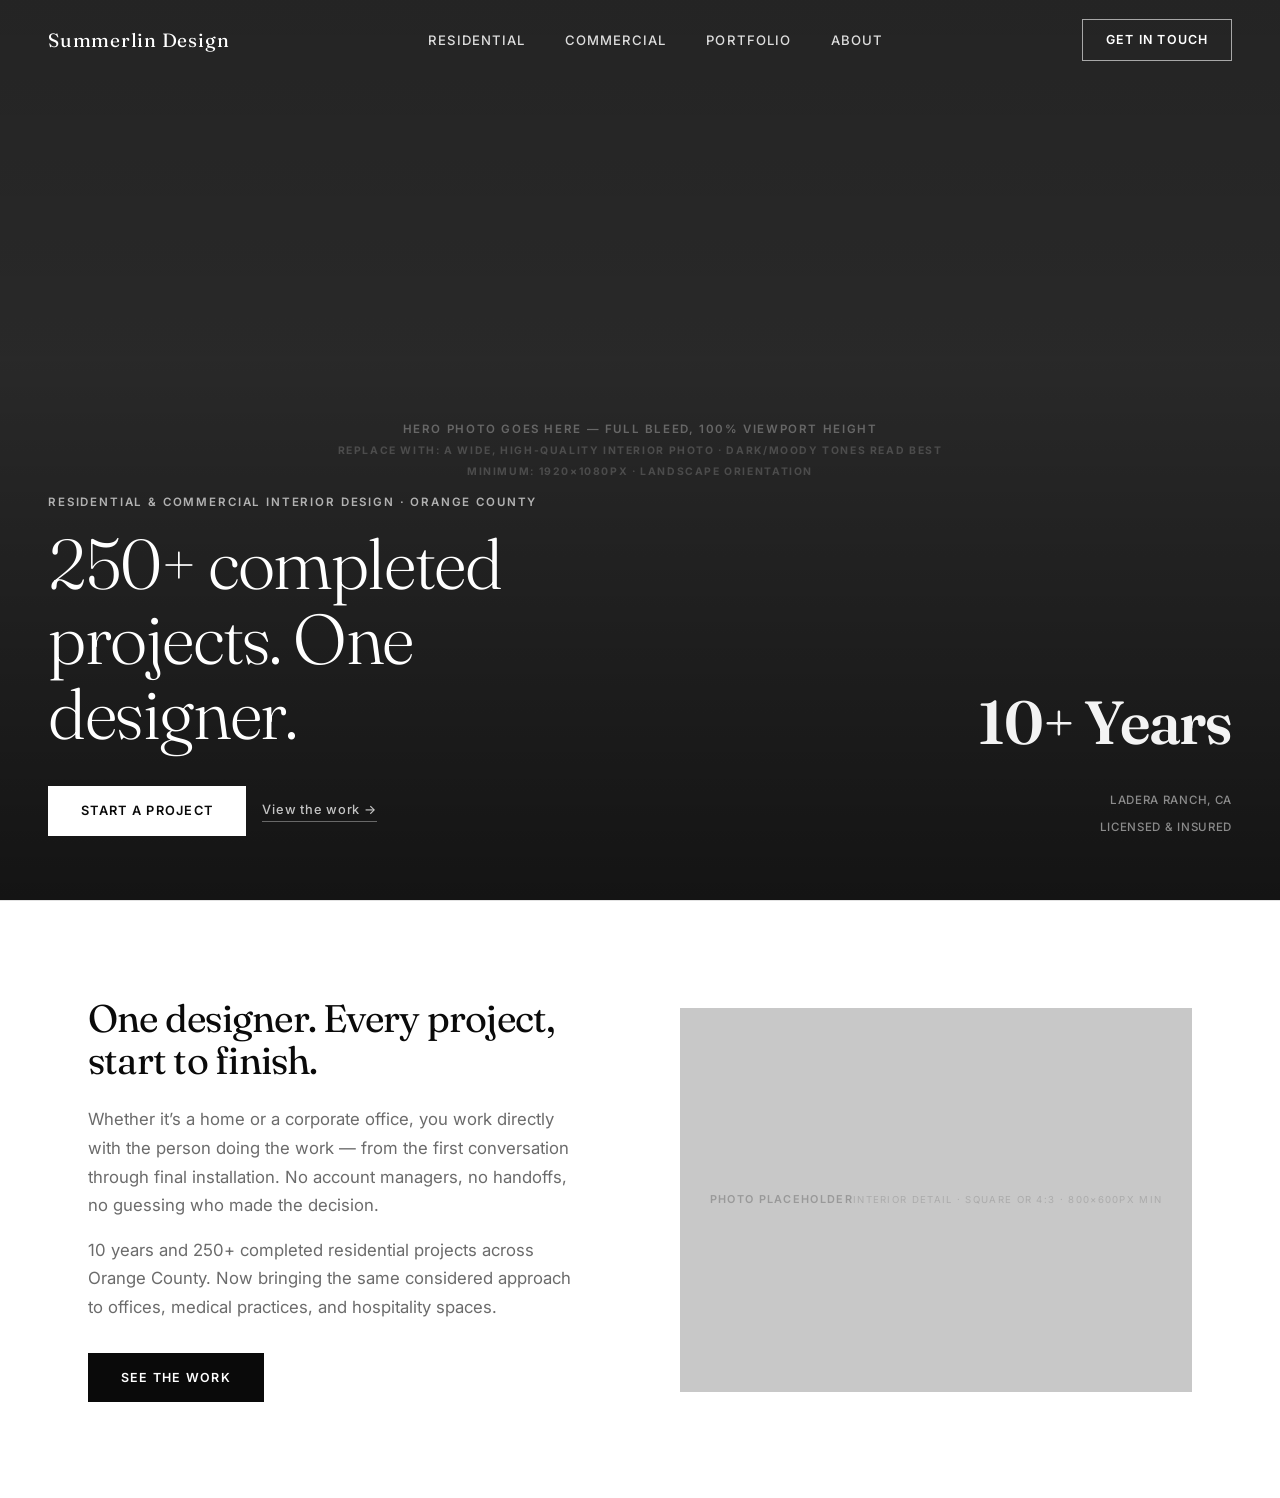
<file: preview-hero.html>
<!DOCTYPE html>
<html lang="en">
<head>
<meta charset="UTF-8">
<meta name="viewport" content="width=device-width, initial-scale=1.0">
<title>Summerlin Design — Hero Preview</title>
<link rel="preconnect" href="https://fonts.googleapis.com">
<link rel="preconnect" href="https://fonts.gstatic.com" crossorigin>
<link href="https://fonts.googleapis.com/css2?family=Fraunces:opsz,wght@9..144,300;9..144,400;9..144,500&family=Inter:wght@400;500;600&display=swap" rel="stylesheet">
<style>

/* ── Reset ───────────────────────────────────────────────── */
*, *::before, *::after { box-sizing: border-box; margin: 0; padding: 0; }
html { scroll-behavior: smooth; }
body {
  font-family: 'Inter', -apple-system, sans-serif;
  background: #ffffff;
  color: #0a0a0a;
  -webkit-font-smoothing: antialiased;
  font-size: 17px;
  line-height: 1.6;
}
a { color: inherit; text-decoration: none; }
img { display: block; max-width: 100%; }

/* ── Tokens ──────────────────────────────────────────────── */
:root {
  --black:      #0a0a0a;
  --charcoal:   #1c1c1c;
  --gray-mid:   #6b6b6b;
  --gray-light: #e2e2e2;
  --white:      #ffffff;
  --ivory:      #fafaf8;
  --ph-dark:    #2c2c2c;  /* dark placeholder simulates a room photo */
  --ph-mid:     #c8c8c8;  /* mid-gray placeholder for bright interior shot */

  --font-display: 'Fraunces', Georgia, serif;
  --font-body:    'Inter', -apple-system, sans-serif;

  --max-width: 1200px;
  --nav-h: 80px;
}

/* ── Nav ─────────────────────────────────────────────────── */
/* Floated over the hero — white text on dark photo */
.nav {
  position: absolute;
  top: 0; left: 0; right: 0;
  z-index: 20;
  height: var(--nav-h);
  display: flex;
  align-items: center;
  justify-content: space-between;
  padding: 0 3rem;
}
.nav-logo {
  font-family: var(--font-display);
  font-size: 1.2rem;
  font-weight: 400;
  letter-spacing: 0.04em;
  color: var(--white);
}
.nav-links {
  display: flex;
  gap: 2.5rem;
  list-style: none;
  font-size: 0.82rem;
  font-weight: 500;
  letter-spacing: 0.08em;
  text-transform: uppercase;
  color: rgba(255,255,255,0.85);
}
.nav-links a:hover { color: var(--white); }
.nav-cta {
  font-size: 0.78rem;
  font-weight: 600;
  letter-spacing: 0.1em;
  text-transform: uppercase;
  color: var(--white);
  border: 1px solid rgba(255,255,255,0.6);
  padding: 0.6rem 1.4rem;
  transition: background 0.2s, border-color 0.2s;
}
.nav-cta:hover {
  background: var(--white);
  color: var(--black);
  border-color: var(--white);
}

/* ── Hero ────────────────────────────────────────────────── */
.hero {
  position: relative;
  height: 100vh;
  min-height: 640px;
  overflow: hidden;
}

/* Full-bleed image placeholder — replace with <img> or background-image */
.hero-img {
  position: absolute;
  inset: 0;
  background: var(--ph-dark);
  display: flex;
  align-items: center;
  justify-content: center;
}
/* Subtle gradient overlay — bottom half gets darker so white text reads */
.hero-img::after {
  content: '';
  position: absolute;
  inset: 0;
  background: linear-gradient(
    to bottom,
    rgba(0,0,0,0.18) 0%,
    rgba(0,0,0,0.08) 40%,
    rgba(0,0,0,0.55) 100%
  );
}

/* Placeholder label — remove when real photo is in */
.hero-img-label {
  position: relative;
  z-index: 1;
  text-align: center;
  color: rgba(255,255,255,0.3);
  font-size: 0.72rem;
  font-weight: 600;
  letter-spacing: 0.14em;
  text-transform: uppercase;
  line-height: 2;
}
.hero-img-label strong {
  display: block;
  font-size: 0.65rem;
  opacity: 0.6;
}

/* Text content — pinned to bottom-left of the viewport */
.hero-content {
  position: absolute;
  bottom: 0; left: 0; right: 0;
  z-index: 10;
  padding: 0 3rem 4rem;
  display: flex;
  align-items: flex-end;
  justify-content: space-between;
  gap: 2rem;
  flex-wrap: wrap;
}
.hero-text { max-width: 680px; }
.hero-eyebrow {
  display: block;
  font-size: 0.72rem;
  font-weight: 600;
  letter-spacing: 0.16em;
  text-transform: uppercase;
  color: rgba(255,255,255,0.65);
  margin-bottom: 1rem;
}
.hero-h1 {
  font-family: var(--font-display);
  font-size: clamp(2.6rem, 5.5vw, 5rem);
  font-weight: 300;
  line-height: 1.06;
  letter-spacing: -0.02em;
  color: var(--white);
  max-width: 14ch;
}
.hero-actions {
  display: flex;
  gap: 1rem;
  margin-top: 2.2rem;
  flex-wrap: wrap;
  align-items: center;
}
.btn-hero-primary {
  display: inline-flex;
  align-items: center;
  gap: 0.5rem;
  font-family: var(--font-body);
  font-size: 0.8rem;
  font-weight: 600;
  letter-spacing: 0.1em;
  text-transform: uppercase;
  padding: 0.85rem 2rem;
  background: var(--white);
  color: var(--black);
  border: 1px solid var(--white);
  transition: background 0.2s, color 0.2s;
}
.btn-hero-primary:hover {
  background: transparent;
  color: var(--white);
}
.btn-hero-ghost {
  display: inline-flex;
  align-items: center;
  font-size: 0.8rem;
  font-weight: 500;
  letter-spacing: 0.06em;
  color: rgba(255,255,255,0.75);
  gap: 0.4rem;
  border-bottom: 1px solid rgba(255,255,255,0.35);
  padding-bottom: 1px;
  transition: color 0.2s, border-color 0.2s;
}
.btn-hero-ghost:hover {
  color: var(--white);
  border-color: var(--white);
}

/* Trust bar — right side of hero bottom */
.hero-trust {
  display: flex;
  flex-direction: column;
  gap: 0.5rem;
  text-align: right;
}
.hero-trust span {
  font-size: 0.72rem;
  font-weight: 500;
  letter-spacing: 0.06em;
  color: rgba(255,255,255,0.5);
  text-transform: uppercase;
}
.hero-trust .trust-primary {
  font-family: var(--font-display);
  font-size: 3.8rem;
  font-weight: 600;
  letter-spacing: -0.02em;
  color: rgba(255,255,255,0.95);
  text-transform: none;
  display: block;
}

/* ── Section below (so you can see the white-background context) ── */
.intro {
  padding: 6rem 3rem;
  max-width: var(--max-width);
  margin: 0 auto;
  display: grid;
  grid-template-columns: 1fr 1fr;
  gap: 5rem;
  align-items: center;
}
.intro-text h2 {
  font-family: var(--font-display);
  font-size: clamp(1.9rem, 3vw, 2.8rem);
  font-weight: 400;
  line-height: 1.1;
  letter-spacing: -0.02em;
  color: var(--black);
  margin-bottom: 1.5rem;
}
.intro-text p {
  font-size: 1.05rem;
  color: var(--gray-mid);
  max-width: 44ch;
  line-height: 1.7;
  margin-bottom: 1rem;
}
.intro-text p:last-of-type { margin-bottom: 2rem; }
.btn-black {
  display: inline-flex;
  align-items: center;
  gap: 0.5rem;
  font-size: 0.78rem;
  font-weight: 600;
  letter-spacing: 0.1em;
  text-transform: uppercase;
  padding: 0.85rem 2rem;
  background: var(--black);
  color: var(--white);
  border: 1px solid var(--black);
  transition: background 0.2s, color 0.2s;
}
.btn-black:hover { background: transparent; color: var(--black); }

.intro-img {
  background: var(--ph-mid);
  aspect-ratio: 4/3;
  display: flex;
  align-items: center;
  justify-content: center;
  color: #999;
  font-size: 0.68rem;
  font-weight: 600;
  letter-spacing: 0.12em;
  text-transform: uppercase;
  text-align: center;
  line-height: 2;
}

/* Thin rule between hero and below */
.rule {
  height: 1px;
  background: var(--gray-light);
}

@media (max-width: 860px) {
  .nav-links, .nav-cta { display: none; }
  .nav { padding: 0 1.5rem; }
  .hero-content { padding: 0 1.5rem 3rem; }
  .hero-trust { display: none; }
  .intro { grid-template-columns: 1fr; padding: 4rem 1.5rem; gap: 2.5rem; }
}

</style>
</head>
<body>

<!-- ══════════════════════════════════════
     HERO
     ══════════════════════════════════════ -->
<section class="hero">

  <!-- Nav floated over the photo -->
  <nav class="nav">
    <a href="#" class="nav-logo">Summerlin Design</a>
    <ul class="nav-links">
      <li><a href="#">Residential</a></li>
      <li><a href="#">Commercial</a></li>
      <li><a href="#">Portfolio</a></li>
      <li><a href="#">About</a></li>
    </ul>
    <a href="#" class="nav-cta">Get in touch</a>
  </nav>

  <!-- Full-bleed image placeholder -->
  <div class="hero-img">
    <div class="hero-img-label">
      Hero photo goes here — full bleed, 100% viewport height<br>
      <strong>Replace with: a wide, high-quality interior photo · dark/moody tones read best<br>Minimum: 1920×1080px · landscape orientation</strong>
    </div>
  </div>

  <!-- Text overlaid on photo, bottom-left -->
  <div class="hero-content">
    <div class="hero-text">
      <span class="hero-eyebrow">Residential &amp; Commercial Interior Design &middot; Orange County</span>
      <h1 class="hero-h1">250+ completed projects. One designer.</h1>
      <div class="hero-actions">
        <a href="#" class="btn-hero-primary">Start a project</a>
        <a href="#" class="btn-hero-ghost">View the work &rarr;</a>
      </div>
    </div>

    <!-- Trust signal, bottom-right -->
    <div class="hero-trust">
      <span class="trust-primary">10+ Years</span>
      <span style="margin-top:0.75rem;">Ladera Ranch, CA</span>
      <span>Licensed &amp; Insured</span>
    </div>
  </div>

</section>

<!-- ══════════════════════════════════════
     SECTION BELOW — shows white-bg context
     ══════════════════════════════════════ -->
<div class="rule"></div>
<section class="intro">
  <div class="intro-text">
    <h2>One designer. Every project, start to finish.</h2>
    <p>Whether it&rsquo;s a home or a corporate office, you work directly with the person doing the work &mdash; from the first conversation through final installation. No account managers, no handoffs, no guessing who made the decision.</p>
    <p>10 years and 250+ completed residential projects across Orange County. Now bringing the same considered approach to offices, medical practices, and hospitality spaces.</p>
    <a href="#" class="btn-black">See the work</a>
  </div>
  <div class="intro-img">
    Photo placeholder<br>
    <span style="opacity:0.6;font-weight:400;font-size:0.6rem;">Interior detail · square or 4:3 · 800×600px min</span>
  </div>
</section>

</body>
</html>
</file>
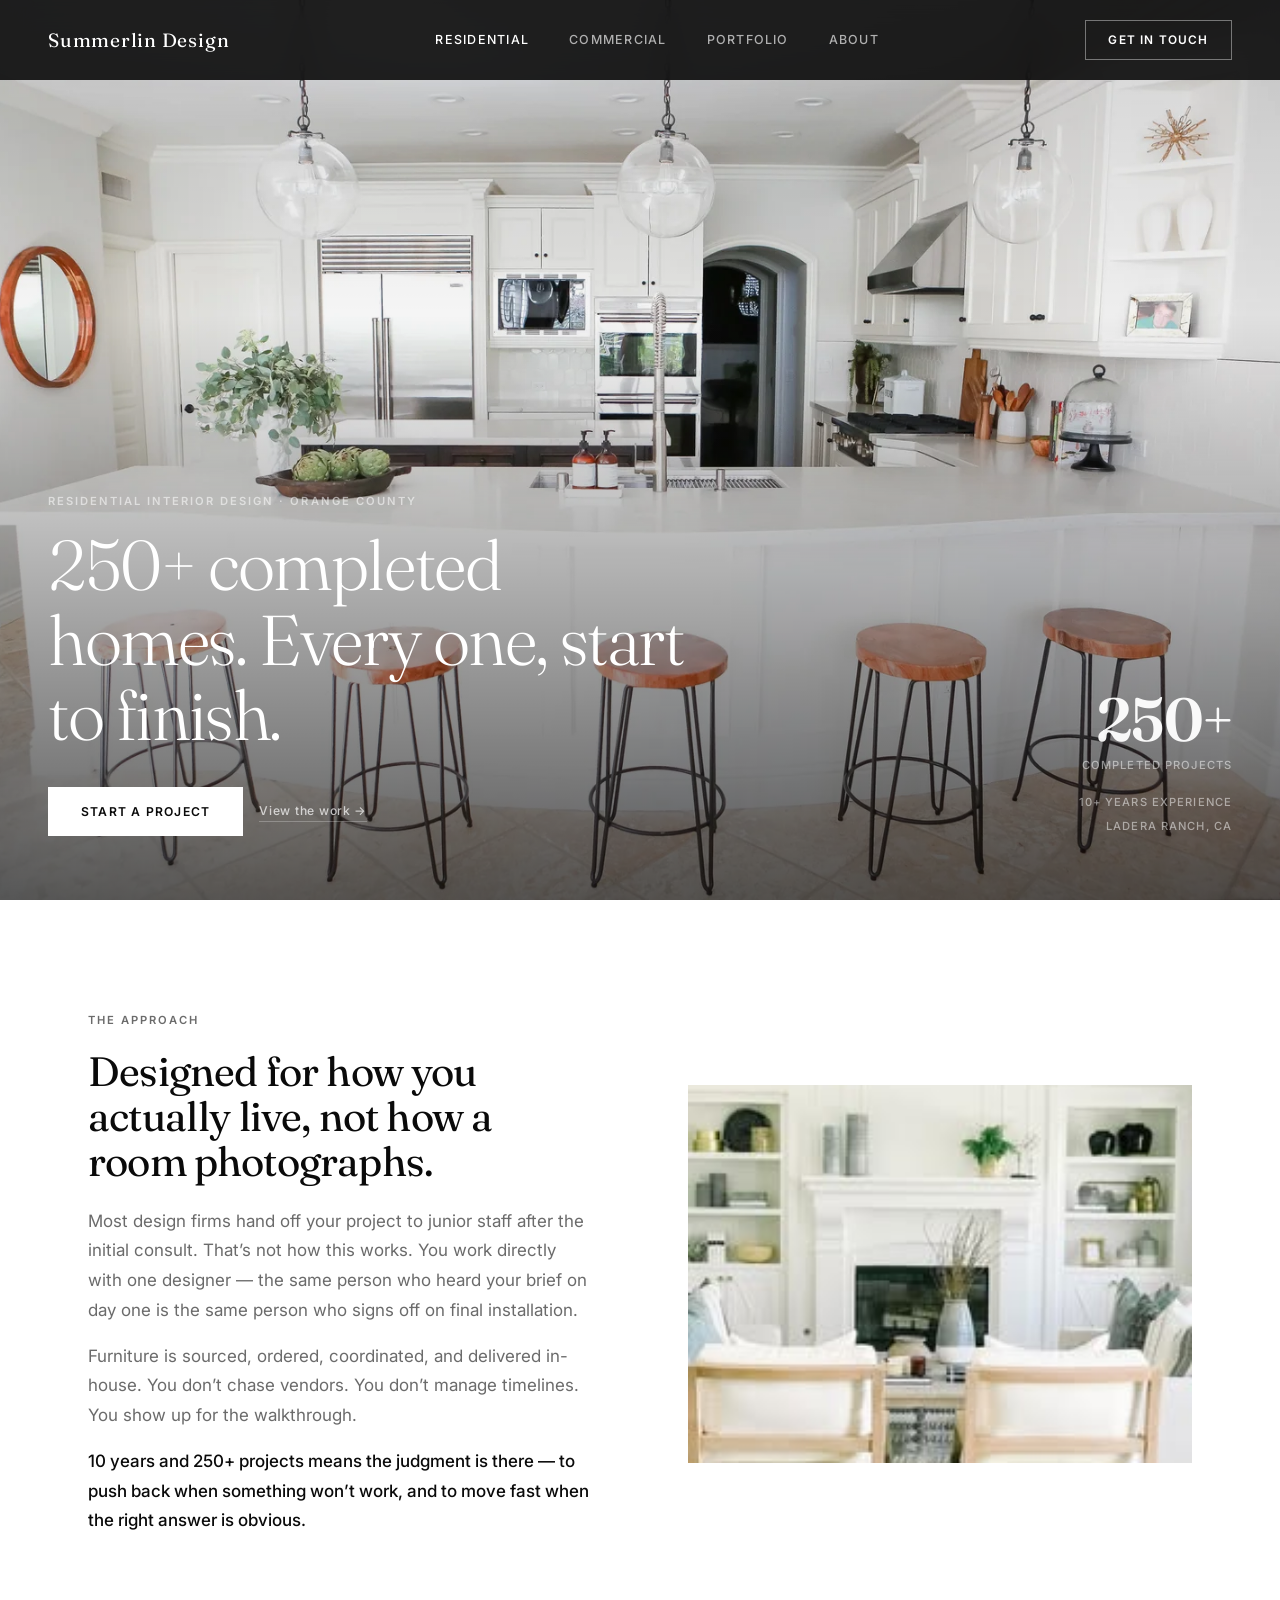
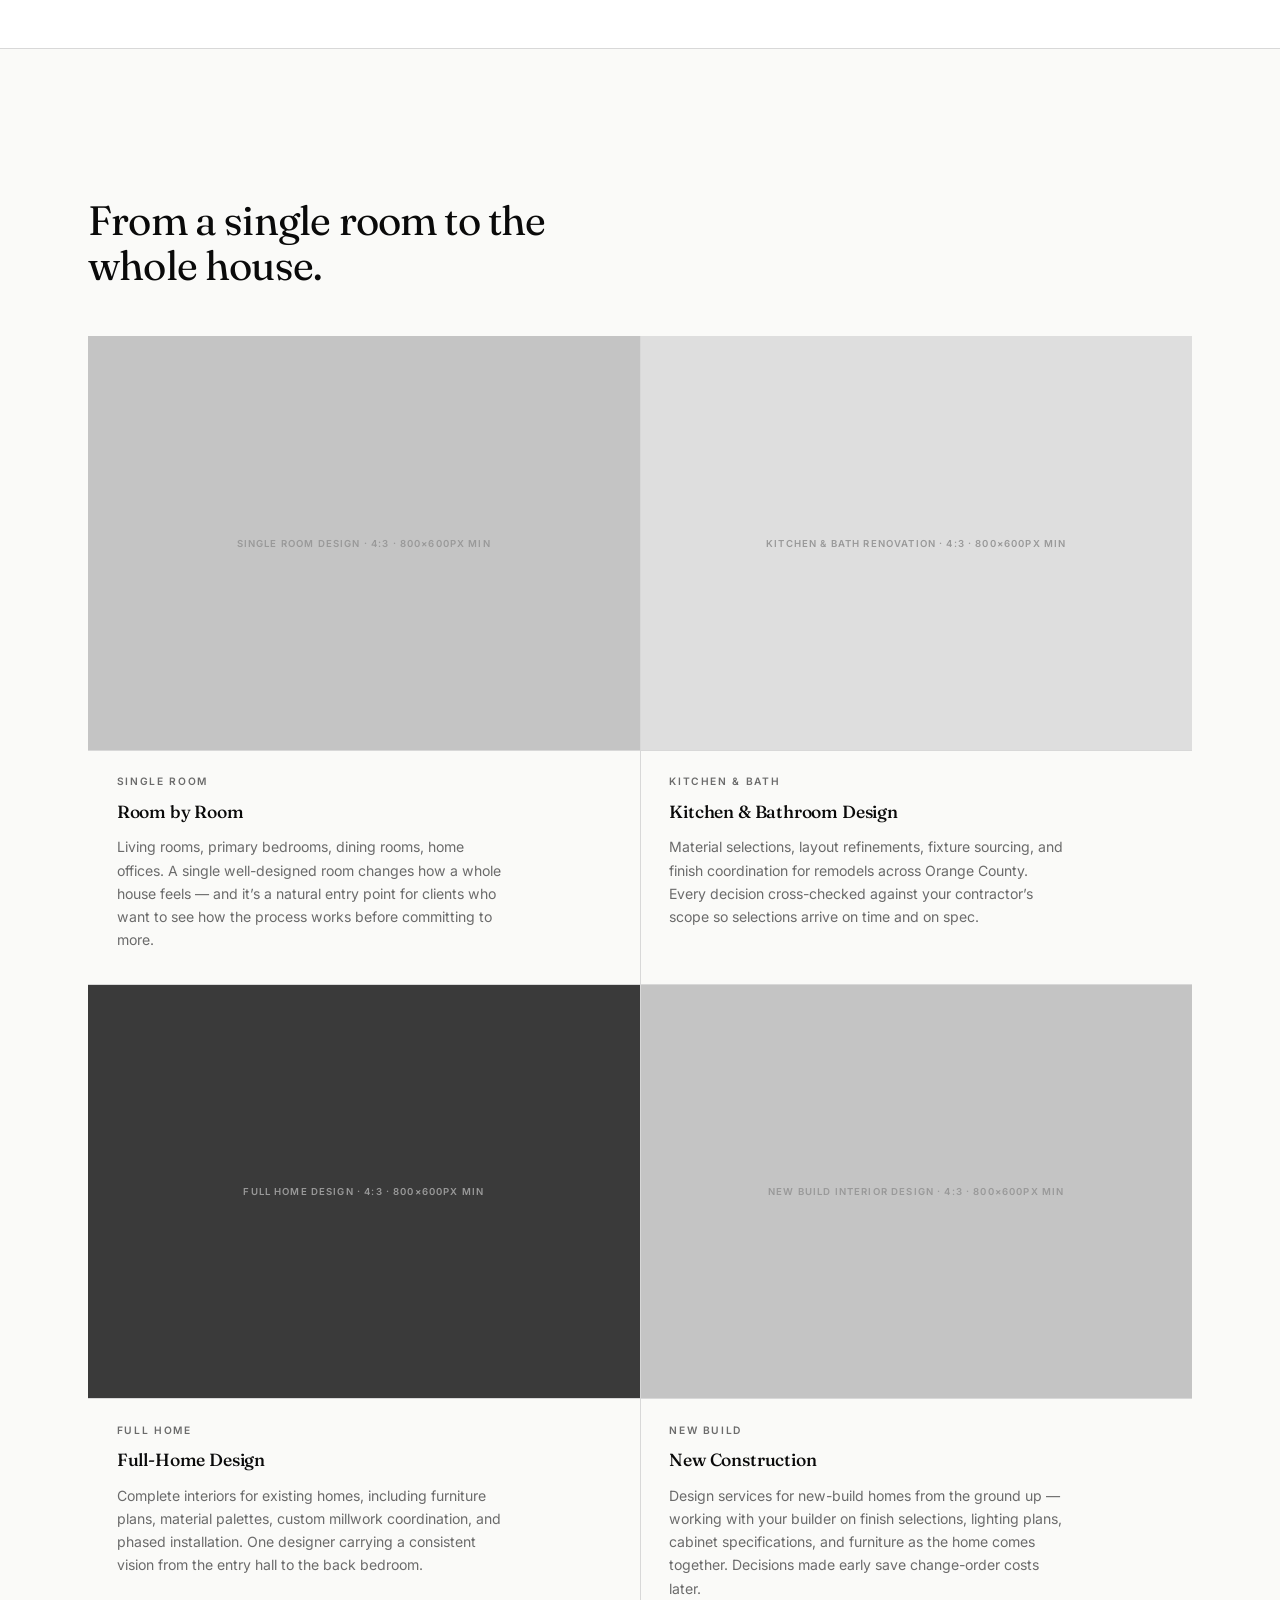
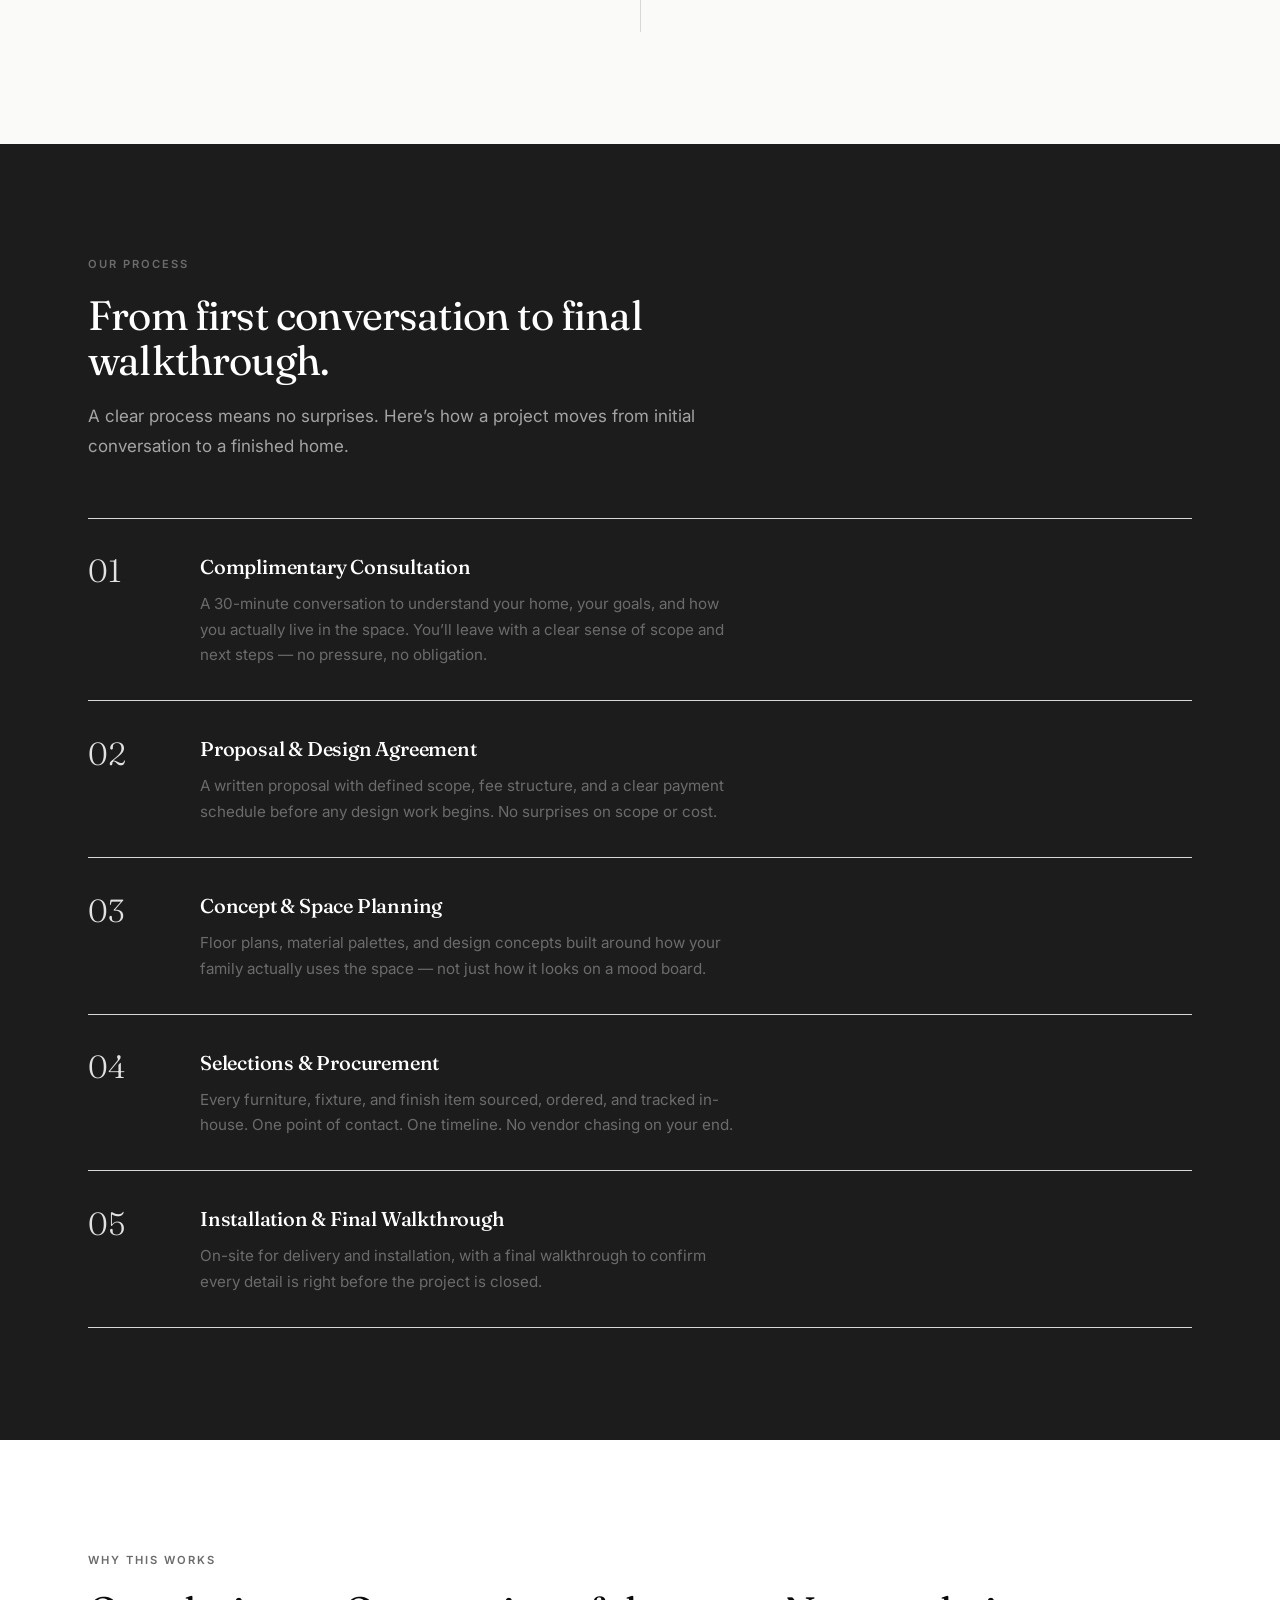
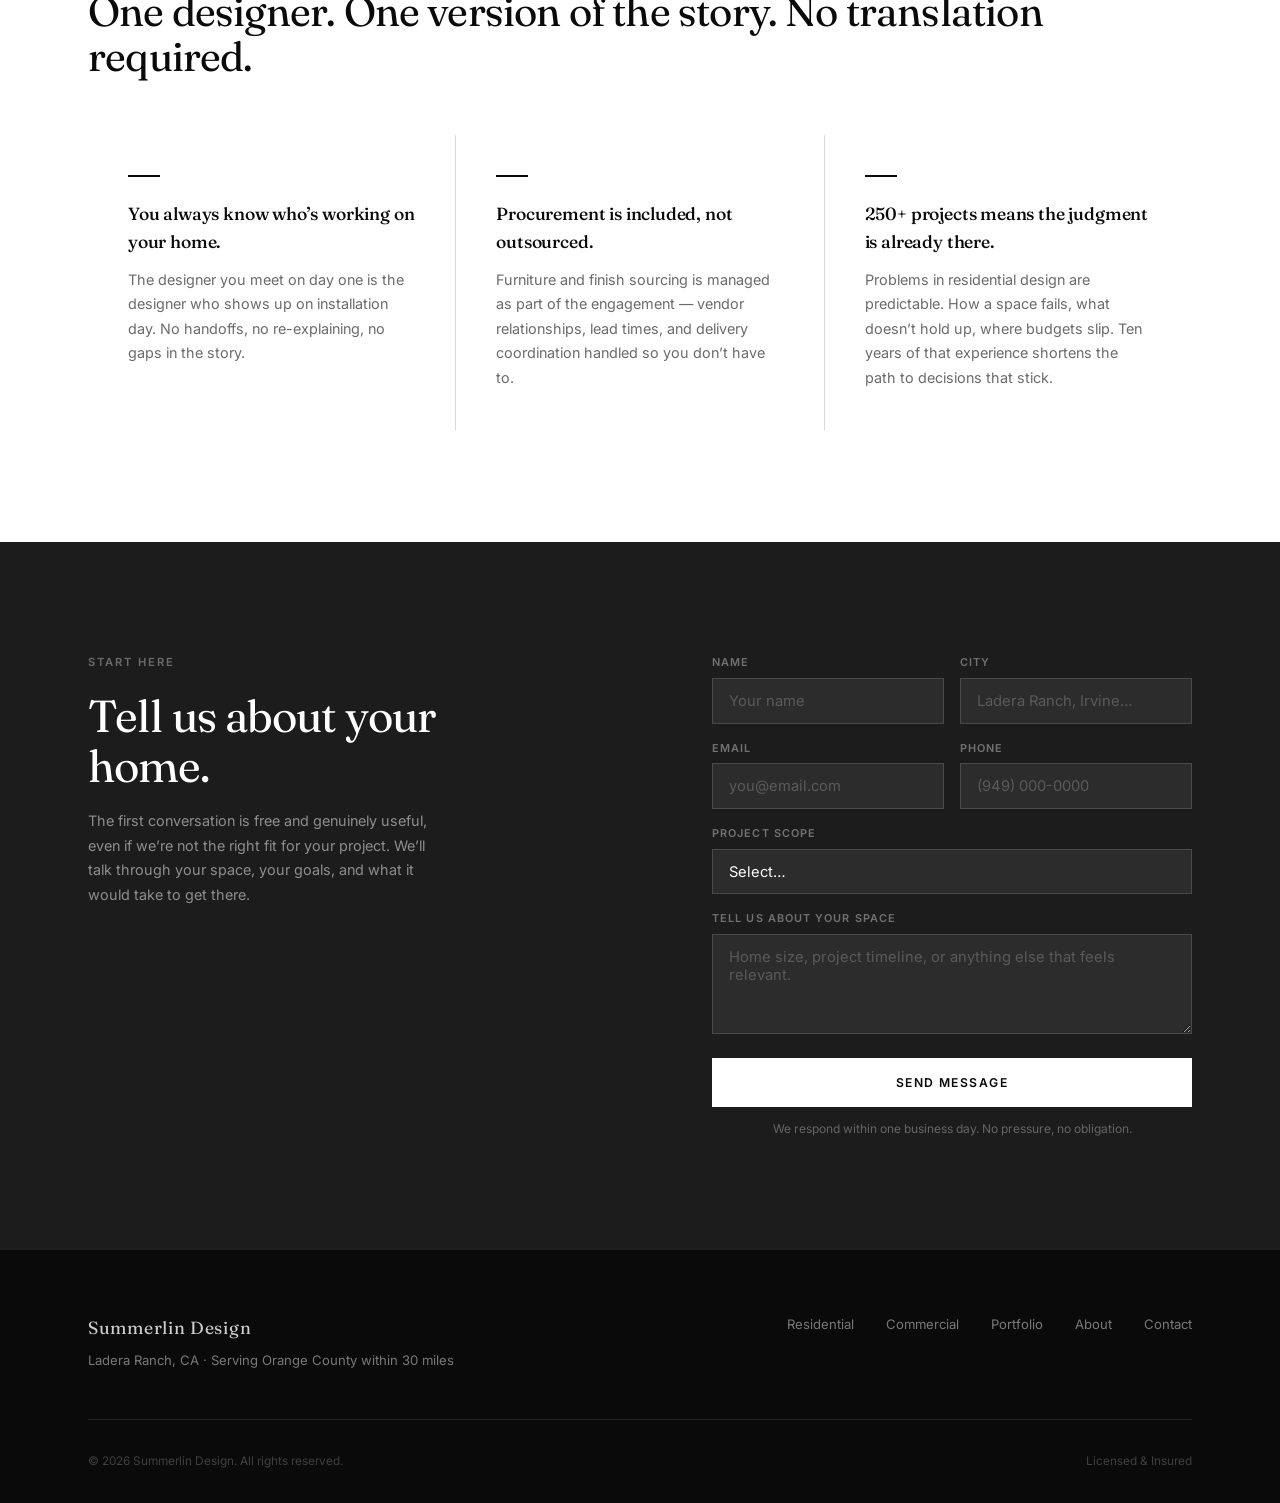
<file: residential.html>
<!DOCTYPE html>
<html lang="en">
<head>
<meta charset="UTF-8">
<meta name="viewport" content="width=device-width, initial-scale=1.0">
<title>Residential Interior Design | Orange County | Summerlin Design</title>
<meta name="description" content="250+ completed residential projects across Orange County. Full-service interior design — one designer, from concept through installation. Based in Ladera Ranch, serving Orange County.">

<!-- Google Analytics 4 -->
<script async src="https://www.googletagmanager.com/gtag/js?id=G-XXXXXXXXXX"></script>
<script>window.dataLayer=window.dataLayer||[];function gtag(){dataLayer.push(arguments);}gtag('js',new Date());gtag('config','G-XXXXXXXXXX');</script>

<link rel="preconnect" href="https://fonts.googleapis.com">
<link rel="preconnect" href="https://fonts.gstatic.com" crossorigin>
<link href="https://fonts.googleapis.com/css2?family=Fraunces:opsz,wght@9..144,300;9..144,400;9..144,500;9..144,600&family=Inter:wght@400;500;600&display=swap" rel="stylesheet">
<link rel="stylesheet" href="css/style.css">
</head>
<body>

<nav class="nav">
  <a href="index.html" class="nav-logo">Summerlin Design</a>
  <ul class="nav-links">
    <li><a href="residential.html" class="active">Residential</a></li>
    <li><a href="commercial.html">Commercial</a></li>
    <li><a href="portfolio.html">Portfolio</a></li>
    <li><a href="about.html">About</a></li>
  </ul>
  <a href="contact.html" class="nav-cta">Get in touch</a>
</nav>

<!-- ── HERO ──────────────────────────────────────────────────── -->
<section class="hero">
  <div class="hero-bg" data-img-slot="hero">
    <!-- ✏️ Replace with: <img src="images/residential/residential-hero.jpg" alt="Residential interior design Orange County"> -->
    <div class="hero-ph-label">
      Hero photo — full bleed, full viewport height<br>
      Suggested: wide-angle living room or kitchen interior, warm and layered · 1920×1080px min
    </div>
  </div>
  <div class="hero-content">
    <div class="hero-text">
      <span class="eyebrow-white">Residential Interior Design &middot; Orange County</span>
      <h1 class="hero-h1">250+ completed homes. Every one, start to finish.</h1>
      <div class="hero-actions">
        <a href="contact.html" class="btn-white">Start a project</a>
        <a href="portfolio.html" class="link-ghost-white">View the work &rarr;</a>
      </div>
    </div>
    <div class="hero-trust">
      <span class="trust-num">250+</span>
      <span class="trust-label">Completed Projects</span>
      <span class="trust-label" style="margin-top:0.75rem;">10+ Years Experience</span>
      <span class="trust-label">Ladera Ranch, CA</span>
    </div>
  </div>
</section>

<!-- ── APPROACH ───────────────────────────────────────────────── -->
<section class="section">
  <div class="wrap">
    <div class="split-grid">
      <div data-reveal>
        <span class="eyebrow">The approach</span>
        <h2>Designed for how you actually live, not how a room photographs.</h2>
        <p class="body-copy" style="margin-top:1.4rem;">Most design firms hand off your project to junior staff after the initial consult. That&rsquo;s not how this works. You work directly with one designer &mdash; the same person who heard your brief on day one is the same person who signs off on final installation.</p>
        <p class="body-copy" style="margin-top:1rem;">Furniture is sourced, ordered, coordinated, and delivered in-house. You don&rsquo;t chase vendors. You don&rsquo;t manage timelines. You show up for the walkthrough.</p>
        <p style="margin-top:1rem; color:var(--black); font-weight:500; max-width:50ch; line-height:1.75;">10 years and 250+ projects means the judgment is there &mdash; to push back when something won&rsquo;t work, and to move fast when the right answer is obvious.</p>
      </div>
      <div class="img-ph" style="aspect-ratio:4/3;" data-reveal data-reveal-delay="2" data-img-slot="approach">
        <!-- ✏️ Replace with: <img src="images/residential/approach.jpg" alt="Residential interior detail"> -->
        Residential interior detail · 4:3 · 800×600px min
      </div>
    </div>
  </div>
</section>

<div class="rule"></div>

<!-- ── SERVICES ───────────────────────────────────────────────── -->
<section class="section section-ivory">
  <div class="wrap">
    <span class="eyebrow" data-reveal>What we design</span>
    <h2 style="max-width:22ch;" data-reveal data-reveal-delay="1">From a single room to the whole house.</h2>
    <div class="card-grid">

      <div class="card" data-reveal data-reveal-delay="1">
        <div class="card-img" data-img-slot="single_room">
          <!-- ✏️ Replace with: <img src="images/residential/single-room.jpg" alt="Living room design"> -->
          Single room design · 4:3 · 800×600px min
        </div>
        <div class="card-body">
          <span class="card-cat">Single Room</span>
          <h3>Room by Room</h3>
          <p>Living rooms, primary bedrooms, dining rooms, home offices. A single well-designed room changes how a whole house feels &mdash; and it&rsquo;s a natural entry point for clients who want to see how the process works before committing to more.</p>
        </div>
      </div>

      <div class="card" data-reveal data-reveal-delay="2">
        <div class="card-img" style="background:var(--ph-light);" data-img-slot="kitchen_bath">
          <!-- ✏️ Replace with: <img src="images/residential/kitchen-bath.jpg" alt="Kitchen and bath design"> -->
          Kitchen &amp; bath renovation · 4:3 · 800×600px min
        </div>
        <div class="card-body">
          <span class="card-cat">Kitchen &amp; Bath</span>
          <h3>Kitchen &amp; Bathroom Design</h3>
          <p>Material selections, layout refinements, fixture sourcing, and finish coordination for remodels across Orange County. Every decision cross-checked against your contractor&rsquo;s scope so selections arrive on time and on spec.</p>
        </div>
      </div>

      <div class="card" data-reveal data-reveal-delay="1">
        <div class="card-img" style="background:var(--ph-meddark);" data-img-slot="full_home">
          <!-- ✏️ Replace with: <img src="images/residential/full-home.jpg" alt="Full home interior design"> -->
          Full home design · 4:3 · 800×600px min
        </div>
        <div class="card-body">
          <span class="card-cat">Full Home</span>
          <h3>Full-Home Design</h3>
          <p>Complete interiors for existing homes, including furniture plans, material palettes, custom millwork coordination, and phased installation. One designer carrying a consistent vision from the entry hall to the back bedroom.</p>
        </div>
      </div>

      <div class="card" data-reveal data-reveal-delay="2">
        <div class="card-img" data-img-slot="new_build">
          <!-- ✏️ Replace with: <img src="images/residential/new-build.jpg" alt="New build interior design"> -->
          New build interior design · 4:3 · 800×600px min
        </div>
        <div class="card-body">
          <span class="card-cat">New Build</span>
          <h3>New Construction</h3>
          <p>Design services for new-build homes from the ground up &mdash; working with your builder on finish selections, lighting plans, cabinet specifications, and furniture as the home comes together. Decisions made early save change-order costs later.</p>
        </div>
      </div>

    </div>
  </div>
</section>

<!-- ── PROCESS ────────────────────────────────────────────────── -->
<section class="section section-dark">
  <div class="wrap">
    <span class="eyebrow" data-reveal>Our process</span>
    <h2 style="max-width:26ch;" data-reveal data-reveal-delay="1">From first conversation to final walkthrough.</h2>
    <p class="body-dark" style="margin-top:1.2rem;" data-reveal data-reveal-delay="2">A clear process means no surprises. Here&rsquo;s how a project moves from initial conversation to a finished home.</p>
    <div class="process">
      <div class="process-item" data-reveal data-reveal-delay="1">
        <span class="process-num">01</span>
        <div>
          <h3>Complimentary Consultation</h3>
          <p>A 30-minute conversation to understand your home, your goals, and how you actually live in the space. You&rsquo;ll leave with a clear sense of scope and next steps &mdash; no pressure, no obligation.</p>
        </div>
      </div>
      <div class="process-item" data-reveal data-reveal-delay="1">
        <span class="process-num">02</span>
        <div>
          <h3>Proposal &amp; Design Agreement</h3>
          <p>A written proposal with defined scope, fee structure, and a clear payment schedule before any design work begins. No surprises on scope or cost.</p>
        </div>
      </div>
      <div class="process-item" data-reveal data-reveal-delay="1">
        <span class="process-num">03</span>
        <div>
          <h3>Concept &amp; Space Planning</h3>
          <p>Floor plans, material palettes, and design concepts built around how your family actually uses the space &mdash; not just how it looks on a mood board.</p>
        </div>
      </div>
      <div class="process-item" data-reveal data-reveal-delay="1">
        <span class="process-num">04</span>
        <div>
          <h3>Selections &amp; Procurement</h3>
          <p>Every furniture, fixture, and finish item sourced, ordered, and tracked in-house. One point of contact. One timeline. No vendor chasing on your end.</p>
        </div>
      </div>
      <div class="process-item" data-reveal data-reveal-delay="1">
        <span class="process-num">05</span>
        <div>
          <h3>Installation &amp; Final Walkthrough</h3>
          <p>On-site for delivery and installation, with a final walkthrough to confirm every detail is right before the project is closed.</p>
        </div>
      </div>
    </div>
  </div>
</section>

<!-- ── DIFFERENTIATORS ────────────────────────────────────────── -->
<section class="section">
  <div class="wrap">
    <span class="eyebrow" data-reveal>Why this works</span>
    <h2 data-reveal data-reveal-delay="1">One designer. One version of the story. No translation required.</h2>
    <div class="diff-grid">
      <div class="diff-item" data-reveal data-reveal-delay="1">
        <div class="diff-rule"></div>
        <h3>You always know who&rsquo;s working on your home.</h3>
        <p>The designer you meet on day one is the designer who shows up on installation day. No handoffs, no re-explaining, no gaps in the story.</p>
      </div>
      <div class="diff-item" data-reveal data-reveal-delay="2">
        <div class="diff-rule"></div>
        <h3>Procurement is included, not outsourced.</h3>
        <p>Furniture and finish sourcing is managed as part of the engagement &mdash; vendor relationships, lead times, and delivery coordination handled so you don&rsquo;t have to.</p>
      </div>
      <div class="diff-item" data-reveal data-reveal-delay="3">
        <div class="diff-rule"></div>
        <h3>250+ projects means the judgment is already there.</h3>
        <p>Problems in residential design are predictable. How a space fails, what doesn&rsquo;t hold up, where budgets slip. Ten years of that experience shortens the path to decisions that stick.</p>
      </div>
    </div>
  </div>
</section>

<!-- ── CTA + FORM ──────────────────────────────────────────────── -->
<section class="section section-dark" id="consult">
  <div class="wrap">
    <div class="cta-wrap">
      <div data-reveal>
        <span class="eyebrow">Start here</span>
        <h2 class="cta-heading">Tell us about your home.</h2>
        <p class="cta-note">The first conversation is free and genuinely useful, even if we&rsquo;re not the right fit for your project. We&rsquo;ll talk through your space, your goals, and what it would take to get there.</p>
      </div>
      <form class="form-dark" action="https://formspree.io/f/REPLACE_WITH_FORM_ID" method="POST"
            data-reveal data-reveal-delay="2">
        <div>
          <label for="res-name">Name</label>
          <input id="res-name" name="name" type="text" placeholder="Your name" required>
        </div>
        <div>
          <label for="res-city">City</label>
          <input id="res-city" name="city" type="text" placeholder="Ladera Ranch, Irvine&hellip;">
        </div>
        <div>
          <label for="res-email">Email</label>
          <input id="res-email" name="email" type="email" placeholder="you@email.com" required>
        </div>
        <div>
          <label for="res-phone">Phone</label>
          <input id="res-phone" name="phone" type="tel" placeholder="(949) 000-0000">
        </div>
        <div class="full">
          <label for="res-scope">Project Scope</label>
          <select id="res-scope" name="scope">
            <option value="">Select&hellip;</option>
            <option>Single Room</option>
            <option>Kitchen or Bathroom Remodel</option>
            <option>Full Home</option>
            <option>New Construction</option>
            <option>Not Sure Yet</option>
          </select>
        </div>
        <div class="full">
          <label for="res-details">Tell us about your space</label>
          <textarea id="res-details" name="details" rows="4" placeholder="Home size, project timeline, or anything else that feels relevant."></textarea>
        </div>
        <div class="full">
          <button type="submit" class="btn-submit btn-submit-white">Send message</button>
          <p class="form-note" style="margin-top:0.75rem;">We respond within one business day. No pressure, no obligation.</p>
        </div>
      </form>
    </div>
  </div>
</section>

<!-- ── FOOTER ─────────────────────────────────────────────────── -->
<footer class="footer">
  <div class="wrap">
    <div class="footer-inner">
      <div>
        <a href="index.html" class="footer-logo">Summerlin Design</a>
        <p>Ladera Ranch, CA &middot; Serving Orange County within 30 miles</p>
      </div>
      <ul class="footer-links">
        <li><a href="residential.html">Residential</a></li>
        <li><a href="commercial.html">Commercial</a></li>
        <li><a href="portfolio.html">Portfolio</a></li>
        <li><a href="about.html">About</a></li>
        <li><a href="contact.html">Contact</a></li>
      </ul>
    </div>
    <div class="footer-bottom">
      <span>&copy; 2026 Summerlin Design. All rights reserved.</span>
      <span>Licensed &amp; Insured</span>
    </div>
  </div>
</footer>

<script>
(function () {
  if (window.matchMedia('(prefers-reduced-motion: reduce)').matches) return;
  var hero = document.querySelector('.hero');
  if (hero) hero.classList.add('hero-animate');
  document.documentElement.classList.add('js-reveal');
  var io = new IntersectionObserver(function (entries) {
    entries.forEach(function (entry) {
      if (entry.isIntersecting) {
        entry.target.classList.add('is-revealed');
        io.unobserve(entry.target);
      }
    });
  }, { threshold: 0.1, rootMargin: '0px 0px -52px 0px' });
  document.querySelectorAll('[data-reveal]').forEach(function (el) {
    io.observe(el);
  });
})();
</script>

<script>
(function () {
  fetch('/data/residential.json')
    .then(function (r) { return r.ok ? r.json() : null; })
    .then(function (d) {
      if (!d) return;
      Object.keys(d).forEach(function (slot) {
        if (!d[slot]) return;
        var el = document.querySelector('[data-img-slot="' + slot + '"]');
        if (!el) return;
        el.innerHTML = '';
        var img = document.createElement('img');
        img.src = d[slot];
        img.alt = '';
        el.appendChild(img);
      });
    })
    .catch(function () {});
})();
</script>
</body>
</html>
</file>
<file: css/style.css>
/* ============================================================
   SUMMERLIN DESIGN — Design System v2
   Strict black/white palette. Full-bleed photography.
   Editorial serif + minimal sans. No earth tones.
   ============================================================ */

@import url('https://fonts.googleapis.com/css2?family=Fraunces:opsz,wght@9..144,300;9..144,400;9..144,500;9..144,600&family=Inter:wght@400;500;600&display=swap');

/* ── Reset ─────────────────────────────────────────────────── */
*, *::before, *::after { box-sizing: border-box; margin: 0; padding: 0; }
html { scroll-behavior: smooth; }
body {
  font-family: var(--font-body);
  background: var(--white);
  color: var(--black);
  -webkit-font-smoothing: antialiased;
  font-size: 17px;
  line-height: 1.6;
}
a { color: inherit; text-decoration: none; }
img { display: block; max-width: 100%; }

/* ── Tokens ─────────────────────────────────────────────────── */
:root {
  --black:       #0a0a0a;
  --charcoal:    #1c1c1c;
  --gray-mid:    #6b6b6b;
  --gray-light:  #e2e2e2;
  --gray-rule:   #d8d8d8;
  --white:       #ffffff;
  --ivory:       #fafaf8;
  --ph-dark:     #252525;
  --ph-meddark:  #3a3a3a;
  --ph-mid:      #c4c4c4;
  --ph-light:    #dedede;

  --font-display: 'Fraunces', Georgia, serif;
  --font-body:    'Inter', -apple-system, sans-serif;

  --max-w:    1200px;
  --nav-h:    80px;
  --sec-v:    7rem;
  --pad-h:    3rem;
}

/* ── Layout ─────────────────────────────────────────────────── */
.wrap { max-width: var(--max-w); margin: 0 auto; padding: 0 var(--pad-h); }
.section   { padding: var(--sec-v) 0; }
.section-dark   { background: var(--charcoal); }
.section-black  { background: var(--black); }
.section-ivory  { background: var(--ivory); }
.rule { height: 1px; background: var(--gray-rule); }

/* ── Typography ─────────────────────────────────────────────── */
h1 {
  font-family: var(--font-display);
  font-weight: 300;
  line-height: 1.06;
  letter-spacing: -0.02em;
  font-size: clamp(2.6rem, 5.5vw, 5rem);
}
h2 {
  font-family: var(--font-display);
  font-weight: 400;
  line-height: 1.1;
  letter-spacing: -0.02em;
  font-size: clamp(1.9rem, 3.2vw, 3rem);
}
h3 {
  font-family: var(--font-display);
  font-weight: 500;
  letter-spacing: -0.01em;
  font-size: 1.25rem;
}
.section-dark h2, .section-dark h3,
.section-black h2, .section-black h3 { color: var(--white); }

.eyebrow {
  display: block;
  font-size: 0.7rem;
  font-weight: 600;
  letter-spacing: 0.18em;
  text-transform: uppercase;
  color: var(--gray-mid);
  margin-bottom: 1.2rem;
}
.eyebrow-white {
  display: block;
  font-size: 0.7rem;
  font-weight: 600;
  letter-spacing: 0.18em;
  text-transform: uppercase;
  color: rgba(255,255,255,0.55);
  margin-bottom: 1.1rem;
}
p.body-copy { color: var(--gray-mid); max-width: 56ch; line-height: 1.75; }
p.body-dark { color: rgba(255,255,255,0.6); max-width: 56ch; line-height: 1.75; }
p.lede { font-size: 1.15rem; color: var(--black); max-width: 48ch; line-height: 1.65; }

/* ── Nav (fixed, dark, always visible) ──────────────────────── */
.nav {
  position: fixed;
  top: 0; left: 0; right: 0;
  z-index: 100;
  height: var(--nav-h);
  display: flex;
  align-items: center;
  justify-content: space-between;
  padding: 0 var(--pad-h);
  background: rgba(10,10,10,0.9);
  backdrop-filter: blur(14px);
  -webkit-backdrop-filter: blur(14px);
}
.nav-logo {
  font-family: var(--font-display);
  font-size: 1.2rem;
  font-weight: 400;
  letter-spacing: 0.04em;
  color: var(--white);
}
.nav-links {
  display: flex;
  gap: 2.5rem;
  list-style: none;
  font-size: 0.78rem;
  font-weight: 500;
  letter-spacing: 0.1em;
  text-transform: uppercase;
  color: rgba(255,255,255,0.65);
}
.nav-links a:hover,
.nav-links .active { color: var(--white); }
.nav-cta {
  font-size: 0.74rem;
  font-weight: 600;
  letter-spacing: 0.1em;
  text-transform: uppercase;
  color: var(--white);
  border: 1px solid rgba(255,255,255,0.4);
  padding: 0.6rem 1.4rem;
  transition: background 0.2s, border-color 0.2s;
}
.nav-cta:hover { background: var(--white); color: var(--black); border-color: var(--white); }

/* ── Hero (full-viewport with photo placeholder) ─────────────── */
.hero {
  position: relative;
  height: 100vh;
  min-height: 640px;
  overflow: hidden;
}
.hero-bg {
  position: absolute;
  inset: 0;
  background: var(--ph-dark);
  display: flex;
  align-items: center;
  justify-content: center;
}
.hero-bg::after {
  content: '';
  position: absolute;
  inset: 0;
  background: linear-gradient(
    to bottom,
    rgba(0,0,0,0.15) 0%,
    rgba(0,0,0,0.04) 35%,
    rgba(0,0,0,0.65) 100%
  );
}
.hero-bg img {
  position: absolute;
  inset: 0;
  width: 100%;
  height: 100%;
  object-fit: cover;
}
.hero-ph-label {
  position: relative;
  z-index: 1;
  text-align: center;
  color: rgba(255,255,255,0.2);
  font-size: 0.65rem;
  font-weight: 600;
  letter-spacing: 0.14em;
  text-transform: uppercase;
  line-height: 2.4;
  padding: 1rem;
}
.hero-content {
  position: absolute;
  bottom: 0; left: 0; right: 0;
  z-index: 10;
  padding: 0 var(--pad-h) 4rem;
  display: flex;
  align-items: flex-end;
  justify-content: space-between;
  gap: 2rem;
  flex-wrap: wrap;
}
.hero-text { max-width: 640px; }
.hero-h1 {
  font-family: var(--font-display);
  font-size: clamp(2.6rem, 5.5vw, 5rem);
  font-weight: 300;
  line-height: 1.06;
  letter-spacing: -0.02em;
  color: var(--white);
  max-width: 16ch;
}
.hero-actions {
  display: flex;
  gap: 1rem;
  margin-top: 2.2rem;
  flex-wrap: wrap;
  align-items: center;
}
.hero-trust {
  display: flex;
  flex-direction: column;
  gap: 0.4rem;
  text-align: right;
  flex-shrink: 0;
}
.trust-num {
  font-family: var(--font-display);
  font-size: 3.8rem;
  font-weight: 600;
  letter-spacing: -0.03em;
  color: rgba(255,255,255,0.95);
  display: block;
  line-height: 1;
}
.trust-label {
  font-size: 0.7rem;
  font-weight: 500;
  letter-spacing: 0.1em;
  text-transform: uppercase;
  color: rgba(255,255,255,0.5);
  display: block;
}

/* ── Page header (dark, non-fullviewport, for Contact/Portfolio) */
.page-header {
  padding: calc(var(--nav-h) + 5rem) 0 5rem;
  background: var(--charcoal);
}
.page-header h1 {
  color: var(--white);
  font-size: clamp(2.2rem, 4.5vw, 4rem);
  max-width: 18ch;
  margin-top: 1rem;
}
.page-header p.lede { color: rgba(255,255,255,0.7); margin-top: 1.2rem; }

/* ── Buttons ─────────────────────────────────────────────────── */
.btn-white {
  display: inline-flex;
  align-items: center;
  gap: 0.5rem;
  font-family: var(--font-body);
  font-size: 0.76rem;
  font-weight: 600;
  letter-spacing: 0.1em;
  text-transform: uppercase;
  padding: 0.85rem 2rem;
  background: var(--white);
  color: var(--black);
  border: 1px solid var(--white);
  transition: background 0.2s, color 0.2s;
  cursor: pointer;
}
.btn-white:hover { background: transparent; color: var(--white); }

.btn-black {
  display: inline-flex;
  align-items: center;
  gap: 0.5rem;
  font-family: var(--font-body);
  font-size: 0.76rem;
  font-weight: 600;
  letter-spacing: 0.1em;
  text-transform: uppercase;
  padding: 0.85rem 2rem;
  background: var(--black);
  color: var(--white);
  border: 1px solid var(--black);
  transition: background 0.2s, color 0.2s;
  cursor: pointer;
}
.btn-black:hover { background: transparent; color: var(--black); }

.link-ghost-white {
  display: inline-flex;
  align-items: center;
  font-family: var(--font-body);
  font-size: 0.76rem;
  font-weight: 500;
  letter-spacing: 0.06em;
  color: rgba(255,255,255,0.7);
  gap: 0.4rem;
  border-bottom: 1px solid rgba(255,255,255,0.25);
  padding-bottom: 1px;
  transition: color 0.2s, border-color 0.2s;
}
.link-ghost-white:hover { color: var(--white); border-color: rgba(255,255,255,0.75); }

.link-ghost-black {
  display: inline-flex;
  align-items: center;
  font-family: var(--font-body);
  font-size: 0.76rem;
  font-weight: 500;
  letter-spacing: 0.06em;
  color: var(--gray-mid);
  gap: 0.4rem;
  border-bottom: 1px solid var(--gray-rule);
  padding-bottom: 1px;
  transition: color 0.2s, border-color 0.2s;
}
.link-ghost-black:hover { color: var(--black); border-color: var(--black); }

/* ── Project-type cards (image dominant) ─────────────────────── */
.card-grid {
  display: grid;
  grid-template-columns: 1fr 1fr;
  gap: 1px;
  background: var(--gray-rule);
  margin-top: 3rem;
}
.card { background: var(--white); }
.section-ivory .card { background: var(--ivory); }
.card-img {
  width: 100%;
  aspect-ratio: 4/3;
  background: var(--ph-mid);
  display: flex;
  align-items: center;
  justify-content: center;
  font-size: 0.6rem;
  font-weight: 600;
  letter-spacing: 0.12em;
  text-transform: uppercase;
  text-align: center;
  line-height: 2.4;
  color: #999;
  overflow: hidden;
}
.card-img img { width: 100%; height: 100%; object-fit: cover; }
.card-body {
  padding: 1.4rem 1.8rem 2rem;
  border-top: 1px solid var(--gray-rule);
}
.card-cat {
  display: block;
  font-size: 0.64rem;
  font-weight: 600;
  letter-spacing: 0.16em;
  text-transform: uppercase;
  color: var(--gray-mid);
  margin-bottom: 0.5rem;
}
.card h3 { font-size: 1.1rem; margin-bottom: 0.6rem; }
.card p { font-size: 0.88rem; color: var(--gray-mid); line-height: 1.65; max-width: 44ch; }

/* ── Path cards (homepage residential/commercial split) ──────── */
.path-grid {
  display: grid;
  grid-template-columns: 1fr 1fr;
  gap: 1px;
  background: var(--gray-rule);
  margin-top: 3rem;
}
.path-card { background: var(--white); }
.path-card-img {
  width: 100%;
  aspect-ratio: 16/9;
  background: var(--ph-mid);
  display: flex;
  align-items: center;
  justify-content: center;
  font-size: 0.6rem;
  font-weight: 600;
  letter-spacing: 0.12em;
  text-transform: uppercase;
  text-align: center;
  line-height: 2.4;
  color: #999;
  overflow: hidden;
}
.path-card-img img { width: 100%; height: 100%; object-fit: cover; }
.path-card-body {
  padding: 2rem 2rem 2.5rem;
  border-top: 1px solid var(--gray-rule);
}
.path-card-body h3 { font-size: 1.4rem; margin-bottom: 0.75rem; }
.path-card-body p { font-size: 0.9rem; color: var(--gray-mid); max-width: 38ch; margin-bottom: 1.5rem; line-height: 1.65; }

/* ── Process steps ───────────────────────────────────────────── */
.process { margin-top: 3.5rem; }
.process-item {
  display: grid;
  grid-template-columns: 72px 1fr;
  gap: 2.5rem;
  padding: 2rem 0;
  border-top: 1px solid rgba(255,255,255,0.1);
}
.section .process-item { border-top: 1px solid var(--gray-rule); }
.process-item:last-child { border-bottom: 1px solid rgba(255,255,255,0.1); }
.section .process-item:last-child { border-bottom: 1px solid var(--gray-rule); }
.process-num {
  font-family: var(--font-display);
  font-size: 2rem;
  font-weight: 300;
  color: rgba(255,255,255,0.2);
  line-height: 1;
  padding-top: 0.3rem;
}
.section .process-num { color: var(--gray-light); }
.process-item h3 { margin-bottom: 0.5rem; }
.process-item p { font-size: 0.95rem; color: rgba(255,255,255,0.6); line-height: 1.7; max-width: 54ch; }
.section .process-item p { color: var(--gray-mid); }

/* ── Differentiators ─────────────────────────────────────────── */
.diff-grid {
  display: grid;
  grid-template-columns: repeat(3, 1fr);
  gap: 1px;
  background: var(--gray-rule);
  margin-top: 3.5rem;
}
.diff-item { background: var(--white); padding: 2.5rem; }
.section-ivory .diff-item { background: var(--ivory); }
.diff-rule { width: 32px; height: 2px; background: var(--black); margin-bottom: 1.4rem; }
.diff-item h3 { font-size: 1.1rem; margin-bottom: 0.75rem; }
.diff-item p { font-size: 0.9rem; color: var(--gray-mid); line-height: 1.7; max-width: 34ch; }

/* ── Methodology (3-part brand section, dark) ────────────────── */
.method-grid {
  display: grid;
  grid-template-columns: repeat(3, 1fr);
  gap: 1px;
  background: rgba(255,255,255,0.08);
  margin-top: 3rem;
}
.method-item {
  background: var(--black);
  padding: 3rem 2.5rem;
  display: flex;
  flex-direction: column;
  gap: 1.2rem;
}
.method-icon { color: rgba(255,255,255,0.4); }
.method-word {
  font-family: var(--font-display);
  font-size: 2.2rem;
  font-weight: 400;
  color: var(--white);
  letter-spacing: -0.02em;
  line-height: 1;
}
.method-desc {
  font-size: 0.9rem;
  color: rgba(255,255,255,0.5);
  line-height: 1.75;
  max-width: 30ch;
}

/* ── Testimonials ────────────────────────────────────────────── */
.testimonial-grid {
  display: grid;
  grid-template-columns: repeat(3, 1fr);
  gap: 1px;
  background: var(--gray-rule);
  margin-top: 3rem;
}
.testimonial-item { background: var(--ivory); padding: 2.5rem; }
.testimonial-quote {
  font-family: var(--font-display);
  font-size: 1.1rem;
  font-weight: 400;
  line-height: 1.65;
  color: var(--black);
  font-style: italic;
  margin-bottom: 1.8rem;
}
.testimonial-rule { width: 24px; height: 1px; background: var(--gray-mid); margin-bottom: 1rem; }
.testimonial-name { font-size: 0.82rem; font-weight: 600; color: var(--black); display: block; letter-spacing: 0.02em; }
.testimonial-detail { font-size: 0.75rem; color: var(--gray-mid); display: block; margin-top: 0.2rem; }

/* ── Split intro layout (text + image) ───────────────────────── */
.split-grid {
  display: grid;
  grid-template-columns: 1fr 1fr;
  gap: 6rem;
  align-items: center;
}

/* ── Image placeholder (generic) ─────────────────────────────── */
.img-ph {
  background: var(--ph-light);
  display: flex;
  align-items: center;
  justify-content: center;
  font-size: 0.6rem;
  font-weight: 600;
  letter-spacing: 0.12em;
  text-transform: uppercase;
  text-align: center;
  line-height: 2.4;
  color: #a0a0a0;
  overflow: hidden;
}
.img-ph-dark {
  background: var(--ph-meddark);
  color: rgba(255,255,255,0.3);
}
.img-ph img { width: 100%; height: 100%; object-fit: cover; }

/* ── Portfolio grid ──────────────────────────────────────────── */
.portfolio-grid {
  display: grid;
  grid-template-columns: repeat(3, 1fr);
  gap: 1px;
  background: var(--gray-rule);
  margin-top: 2.5rem;
}
.portfolio-item {
  aspect-ratio: 4/3;
  background: var(--ph-light);
  display: flex;
  align-items: center;
  justify-content: center;
  font-size: 0.6rem;
  font-weight: 600;
  letter-spacing: 0.12em;
  text-transform: uppercase;
  text-align: center;
  line-height: 2.4;
  color: #a0a0a0;
  overflow: hidden;
}
.portfolio-item.dark-ph { background: var(--ph-meddark); color: rgba(255,255,255,0.3); }
.portfolio-item img { width: 100%; height: 100%; object-fit: cover; }

.portfolio-section { padding: var(--sec-v) 0; border-top: 1px solid var(--gray-rule); }
.portfolio-section:first-of-type { border-top: none; }
.portfolio-section-head { max-width: 560px; }
.portfolio-section-head h2 { margin-top: 1rem; }

/* ── About layout ────────────────────────────────────────────── */
.about-grid {
  display: grid;
  grid-template-columns: 340px 1fr;
  gap: 7rem;
  align-items: start;
}
.about-photo { position: sticky; top: calc(var(--nav-h) + 2rem); }
.photo-ph {
  width: 100%;
  aspect-ratio: 3/4;
  background: var(--ph-mid);
  display: flex;
  align-items: center;
  justify-content: center;
  font-size: 0.6rem;
  font-weight: 600;
  letter-spacing: 0.12em;
  text-transform: uppercase;
  text-align: center;
  line-height: 2.4;
  color: #999;
}
.photo-ph img { width: 100%; height: 100%; object-fit: cover; }

.stat-row {
  display: flex;
  gap: 3.5rem;
  flex-wrap: wrap;
  padding: 2.5rem 0;
  border-top: 1px solid var(--gray-rule);
  border-bottom: 1px solid var(--gray-rule);
  margin: 2.5rem 0;
}
.stat-num {
  font-family: var(--font-display);
  font-size: 3rem;
  font-weight: 400;
  letter-spacing: -0.02em;
  color: var(--black);
  display: block;
  line-height: 1;
}
.stat-label {
  font-size: 0.72rem;
  font-weight: 600;
  letter-spacing: 0.1em;
  text-transform: uppercase;
  color: var(--gray-mid);
  display: block;
  margin-top: 0.4rem;
}

/* ── Forms ───────────────────────────────────────────────────── */
.form-dark {
  display: grid;
  grid-template-columns: 1fr 1fr;
  gap: 1rem;
}
.form-dark .full { grid-column: 1 / -1; }
.form-dark label {
  display: block;
  font-size: 0.68rem;
  font-weight: 600;
  letter-spacing: 0.1em;
  text-transform: uppercase;
  color: rgba(255,255,255,0.38);
  margin-bottom: 0.4rem;
}
.form-dark input,
.form-dark select,
.form-dark textarea {
  width: 100%;
  font-family: var(--font-body);
  font-size: 0.92rem;
  padding: 0.8rem 1rem;
  background: rgba(255,255,255,0.07);
  border: 1px solid rgba(255,255,255,0.14);
  color: var(--white);
  border-radius: 0;
  outline: none;
  transition: border-color 0.2s;
  appearance: none;
  -webkit-appearance: none;
}
.form-dark input::placeholder,
.form-dark textarea::placeholder { color: rgba(255,255,255,0.22); }
.form-dark input:focus,
.form-dark select:focus,
.form-dark textarea:focus { border-color: rgba(255,255,255,0.5); }
.form-dark select option { background: #1c1c1c; color: var(--white); }

.form-light {
  display: grid;
  grid-template-columns: 1fr 1fr;
  gap: 1rem;
}
.form-light .full { grid-column: 1 / -1; }
.form-light label {
  display: block;
  font-size: 0.68rem;
  font-weight: 600;
  letter-spacing: 0.1em;
  text-transform: uppercase;
  color: var(--gray-mid);
  margin-bottom: 0.4rem;
}
.form-light input,
.form-light select,
.form-light textarea {
  width: 100%;
  font-family: var(--font-body);
  font-size: 0.92rem;
  padding: 0.8rem 1rem;
  background: var(--white);
  border: 1px solid var(--gray-rule);
  color: var(--black);
  border-radius: 0;
  outline: none;
  transition: border-color 0.2s;
  appearance: none;
  -webkit-appearance: none;
}
.form-light input::placeholder,
.form-light textarea::placeholder { color: var(--gray-mid); opacity: 0.5; }
.form-light input:focus,
.form-light select:focus,
.form-light textarea:focus { border-color: var(--black); }

.btn-submit {
  font-family: var(--font-body);
  font-size: 0.76rem;
  font-weight: 600;
  letter-spacing: 0.12em;
  text-transform: uppercase;
  padding: 1rem 2rem;
  cursor: pointer;
  border-radius: 0;
  width: 100%;
  transition: background 0.2s, color 0.2s;
}
.btn-submit-white {
  background: var(--white);
  color: var(--black);
  border: 1px solid var(--white);
}
.btn-submit-white:hover { background: transparent; color: var(--white); }
.btn-submit-black {
  background: var(--black);
  color: var(--white);
  border: 1px solid var(--black);
}
.btn-submit-black:hover { background: transparent; color: var(--black); }

.form-note {
  font-size: 0.75rem;
  color: rgba(255,255,255,0.32);
  line-height: 1.6;
  text-align: center;
  margin-top: 0.5rem;
}
.form-note-dark { color: var(--gray-mid); }

/* ── CTA bar ─────────────────────────────────────────────────── */
.cta-wrap {
  display: grid;
  grid-template-columns: 1fr 480px;
  gap: 6rem;
  align-items: start;
}
.cta-heading {
  font-size: clamp(2rem, 3.5vw, 3.2rem);
  max-width: 14ch;
  margin-bottom: 1.2rem;
}
.cta-note {
  font-size: 0.9rem;
  color: rgba(255,255,255,0.5);
  line-height: 1.7;
  max-width: 40ch;
  margin-top: 1rem;
}

/* ── Footer ──────────────────────────────────────────────────── */
.footer {
  background: var(--black);
  color: rgba(255,255,255,0.45);
  padding: 4rem 0 2rem;
  font-size: 0.82rem;
}
.footer-inner {
  display: flex;
  justify-content: space-between;
  flex-wrap: wrap;
  gap: 2rem;
  padding-bottom: 3rem;
  border-bottom: 1px solid rgba(255,255,255,0.1);
  margin-bottom: 2rem;
}
.footer-logo {
  font-family: var(--font-display);
  font-size: 1.1rem;
  font-weight: 400;
  letter-spacing: 0.04em;
  color: rgba(255,255,255,0.8);
  display: block;
  margin-bottom: 0.5rem;
}
.footer-links {
  display: flex;
  gap: 2rem;
  list-style: none;
  flex-wrap: wrap;
}
.footer-links a:hover { color: rgba(255,255,255,0.8); }
.footer-bottom {
  display: flex;
  justify-content: space-between;
  flex-wrap: wrap;
  gap: 1rem;
  font-size: 0.74rem;
  color: rgba(255,255,255,0.22);
}

/* ── Responsive ──────────────────────────────────────────────── */
@media (max-width: 1060px) {
  .cta-wrap { grid-template-columns: 1fr; gap: 3rem; }
}
@media (max-width: 960px) {
  :root { --pad-h: 2rem; }
  .split-grid { grid-template-columns: 1fr; gap: 3rem; }
  .diff-grid { grid-template-columns: 1fr; }
  .method-grid { grid-template-columns: 1fr; }
  .about-grid { grid-template-columns: 1fr; gap: 3rem; }
  .about-photo { position: static; }
  .testimonial-grid { grid-template-columns: 1fr; }
}
@media (max-width: 760px) {
  :root { --sec-v: 5rem; --pad-h: 1.5rem; }
  .nav { padding: 0 1.5rem; }
  .nav-links, .nav-cta { display: none; }
  .hero-content { padding: 0 1.5rem 3rem; }
  .hero-trust { display: none; }
  .card-grid, .path-grid { grid-template-columns: 1fr; }
  .portfolio-grid { grid-template-columns: 1fr 1fr; }
  .process-item { grid-template-columns: 48px 1fr; gap: 1.5rem; }
  .process-num { font-size: 1.4rem; }
  .form-dark, .form-light { grid-template-columns: 1fr; }
  .form-dark .full, .form-light .full { grid-column: 1; }
}
@media (max-width: 480px) {
  .portfolio-grid { grid-template-columns: 1fr; }
}
/* ── Animations ───────────────────────────────────────────────── */

/* Hero entrance — fired once on load by adding .hero-animate via JS */
@keyframes sd-fade-up {
  from { opacity: 0; transform: translateY(20px); }
  to   { opacity: 1; transform: none; }
}
.hero-animate .hero-text {
  animation: sd-fade-up 1s cubic-bezier(0.16, 1, 0.3, 1) 0.2s both;
}
.hero-animate .hero-trust {
  animation: sd-fade-up 1s cubic-bezier(0.16, 1, 0.3, 1) 0.45s both;
}

/* Scroll reveal — elements start hidden only when html.js-reveal is present,
   so content is always visible without JS or for reduced-motion users */
html.js-reveal [data-reveal] {
  opacity: 0;
  transform: translateY(22px);
  transition: opacity 0.72s ease, transform 0.72s ease;
}
html.js-reveal [data-reveal].is-revealed {
  opacity: 1;
  transform: none;
  transition-delay: var(--reveal-delay, 0s);
}
/* Stagger delay tokens — set on the element, consumed by .is-revealed */
[data-reveal-delay="1"] { --reveal-delay: 0.1s; }
[data-reveal-delay="2"] { --reveal-delay: 0.2s; }
[data-reveal-delay="3"] { --reveal-delay: 0.3s; }
[data-reveal-delay="4"] { --reveal-delay: 0.4s; }

/* Card image hover — scale on the img only, clipped by the container */
.path-card-img { overflow: hidden; }
.path-card-img img {
  transition: transform 0.65s cubic-bezier(0.25, 0.46, 0.45, 0.94);
}
.path-card:hover .path-card-img img { transform: scale(1.04); }

.card-img img {
  transition: transform 0.65s cubic-bezier(0.25, 0.46, 0.45, 0.94);
}
.card:hover .card-img img { transform: scale(1.04); }

.portfolio-item img {
  transition: transform 0.65s cubic-bezier(0.25, 0.46, 0.45, 0.94);
}
.portfolio-item:hover img { transform: scale(1.04); }

/* Method items — barely perceptible background lift on hover */
.method-item { transition: background 0.35s ease; }
.method-item:hover { background: #121212; }

/* Testimonial items — gentle elevation */
.testimonial-item {
  transition: box-shadow 0.35s ease, transform 0.35s ease;
}
.testimonial-item:hover {
  box-shadow: 0 8px 32px rgba(0,0,0,0.07);
  transform: translateY(-3px);
}

/* ── Masonry photo gallery ─────────────────────────────────────── */
.gallery-section { padding: var(--sec-v) 0; border-top: 1px solid var(--gray-rule); }
.masonry-grid {
  columns: 4;
  column-gap: 4px;
}
.gallery-item {
  display: block;
  break-inside: avoid;
  line-height: 0;
  cursor: zoom-in;
  margin-bottom: 4px;
}
.gallery-item img {
  width: 100%;
  display: block;
  transition: opacity 0.22s ease;
}
.gallery-item:hover img { opacity: 0.82; }
@media (max-width: 900px) { .masonry-grid { columns: 3; } }
@media (max-width: 600px) { .masonry-grid { columns: 2; } }
@media (max-width: 380px) { .masonry-grid { columns: 1; } }

/* ── Photo modal ─────────────────────────────────────────────── */
#photo-modal {
  display: none;
  position: fixed;
  inset: 0;
  z-index: 9999;
  background: rgba(0, 0, 0, 0.86);
  align-items: center;
  justify-content: center;
}
#photo-modal-frame {
  position: relative;
  background: #fff;
  padding: 14px;
  max-width: min(920px, 90vw);
  max-height: 90vh;
  box-shadow: 0 12px 60px rgba(0, 0, 0, 0.55);
}
#photo-modal-img {
  display: block;
  max-width: 100%;
  max-height: calc(90vh - 44px);
  object-fit: contain;
}
#photo-modal-close {
  position: absolute;
  top: -15px;
  right: -15px;
  width: 34px;
  height: 34px;
  border-radius: 50%;
  background: #fff;
  border: none;
  cursor: pointer;
  font-size: 15px;
  display: flex;
  align-items: center;
  justify-content: center;
  box-shadow: 0 2px 10px rgba(0, 0, 0, 0.35);
  transition: background 0.15s ease;
  line-height: 1;
}
#photo-modal-close:hover { background: #f0f0f0; }

/* ── Portfolio item caption (CMS-loaded projects) ──────────────── */
.portfolio-item { position: relative; }
.portfolio-caption {
  position: absolute;
  bottom: 0; left: 0; right: 0;
  padding: 1.4rem 1.6rem;
  background: linear-gradient(to top, rgba(0,0,0,0.72) 0%, transparent 100%);
  opacity: 0;
  transition: opacity 0.3s ease;
  pointer-events: none;
}
.portfolio-item:hover .portfolio-caption { opacity: 1; }
.portfolio-caption-title {
  font-family: var(--font-display);
  font-size: 1rem;
  font-weight: 400;
  color: var(--white);
  display: block;
  line-height: 1.3;
}
.portfolio-caption-loc {
  font-size: 0.68rem;
  font-weight: 600;
  letter-spacing: 0.1em;
  text-transform: uppercase;
  color: rgba(255,255,255,0.55);
  display: block;
  margin-top: 0.3rem;
}

/* ── About photo — direct img (no .photo-ph wrapper) ────────────── */
.about-photo > img {
  width: 100%;
  aspect-ratio: 3/4;
  object-fit: cover;
  object-position: center top;
  display: block;
}

/* ── Reduced motion ────────────────────────────────────────────── */
@media (prefers-reduced-motion: reduce) {
  html { scroll-behavior: auto; }
  *, *::before, *::after {
    transition: none !important;
    animation: none !important;
  }
}
a:focus-visible, button:focus-visible,
input:focus-visible, select:focus-visible, textarea:focus-visible {
  outline: 2px solid rgba(255,255,255,0.6);
  outline-offset: 2px;
}
</file>
